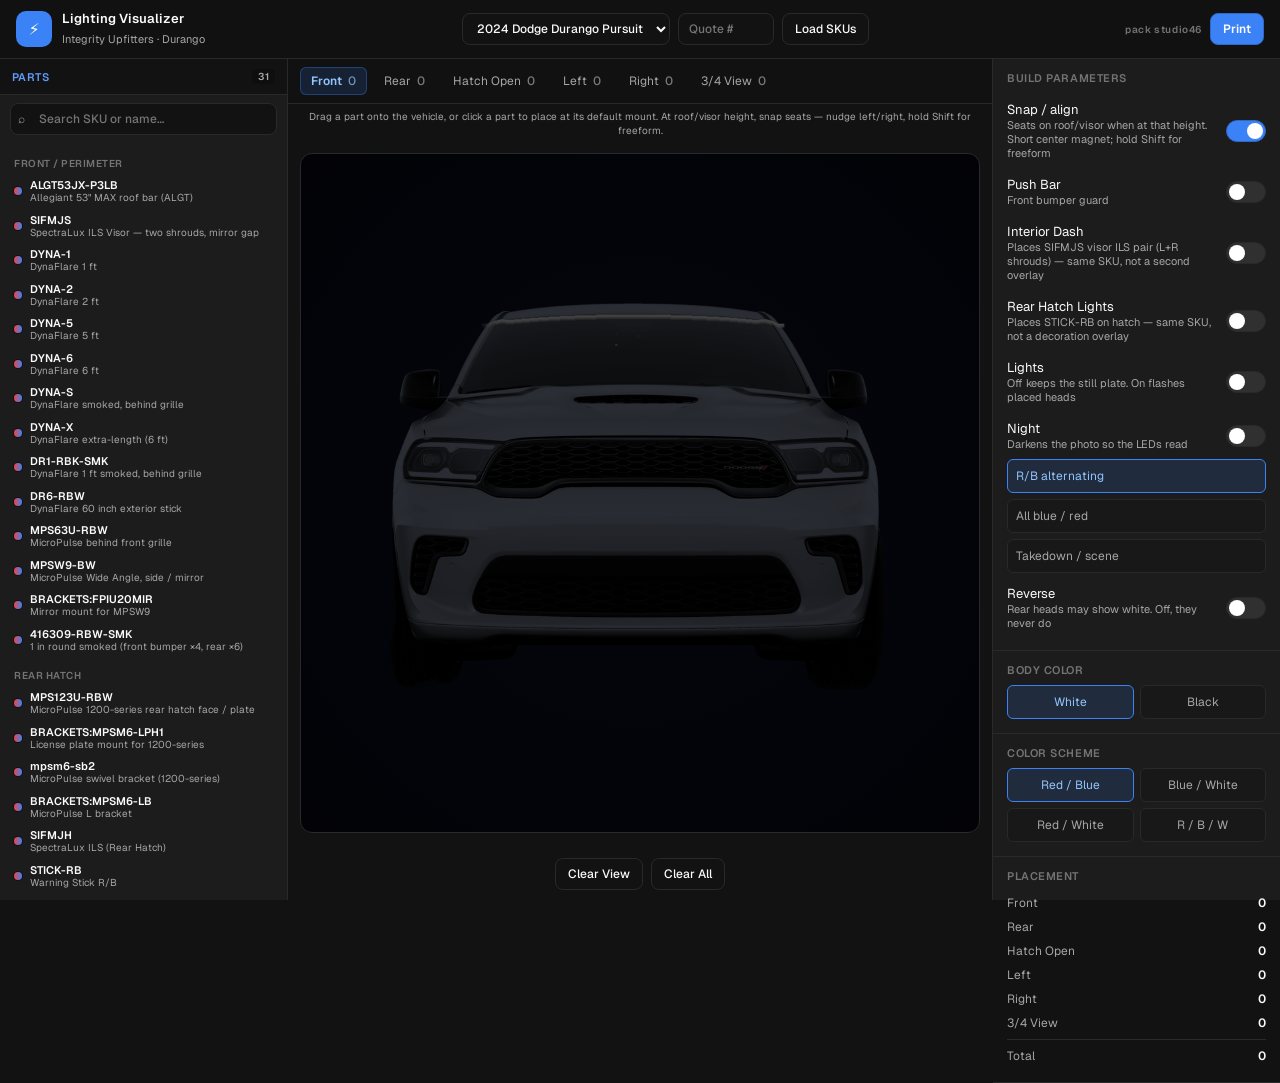
<file: visualizer/index.html>
<!DOCTYPE html>
<html lang="en">
<head>
<meta charset="UTF-8"/>
<meta name="viewport" content="width=device-width, initial-scale=1.0, maximum-scale=1"/>
<title>Integrity Upfitters — Lighting Visualizer</title>
<link rel="preconnect" href="https://fonts.googleapis.com"/>
<link rel="preconnect" href="https://fonts.gstatic.com" crossorigin/>
<link href="https://fonts.googleapis.com/css2?family=Geist:wght@400;500;600;700&family=Inter:wght@400;500;600;700&display=swap" rel="stylesheet"/>
<style>
/* Tokens ported from compiled-app/assets/index-CqPjqCI_.css .dark (HSL → hex) */
:root{
  --bg:#121212;           /* background 0 0% 7% */
  --surface:#1c1c1c;      /* sidebar 0 0% 11% */
  --card:#171717;         /* card 0 0% 9% */
  --s2:#2e2e2e;           /* secondary 0 0% 18% */
  --s3:#303030;           /* muted 0 0% 19% */
  --border:#292929;       /* border 0 0% 16% */
  --text:#fafafa;         /* foreground 0 0% 98% */
  --muted:#a6a6a6;        /* muted-foreground 0 0% 65% */
  --faint:#737373;
  --primary:#3b82f6;      /* primary 221 83% 53% */
  --primary-fg:#fafafa;
  --pd:rgba(59,130,246,.15);
  --radius:0.5rem;
  --elevate:rgba(255,255,255,.04);
}
*{box-sizing:border-box;margin:0;padding:0}
body{font-family:Geist,Inter,system-ui,sans-serif;background:var(--bg);color:var(--text);height:100vh;overflow:hidden;display:flex;flex-direction:column}
header{display:flex;flex-wrap:wrap;align-items:center;justify-content:space-between;gap:10px;padding:10px 16px;background:color-mix(in srgb,var(--bg) 95%,transparent);border-bottom:1px solid var(--border);flex-shrink:0;backdrop-filter:blur(8px)}
.brand{display:flex;align-items:center;gap:10px}.brand-icon{width:36px;height:36px;border-radius:calc(var(--radius) + 2px);background:var(--primary);color:var(--primary-fg);display:grid;place-items:center;font-size:16px}
.brand-text strong{font-size:13px;display:block;font-weight:600}.brand-text span{font-size:11px;color:var(--muted)}.header-mid,.header-right{display:flex;flex-wrap:wrap;align-items:center;gap:8px}
.pack-stamp{font-size:10px;color:var(--faint);font-weight:600;letter-spacing:.06em;user-select:all;white-space:nowrap}
select,input[type=text]{height:32px;background:var(--bg);border:1px solid var(--border);color:var(--text);border-radius:var(--radius);padding:0 10px;font-size:12px;font-weight:500;font-family:inherit;outline:none}
select:focus,input[type=text]:focus{box-shadow:0 0 0 2px color-mix(in srgb,var(--primary) 55%,transparent)}
.btn{height:32px;background:var(--bg);border:1px solid var(--border);color:var(--text);border-radius:var(--radius);padding:0 12px;font-size:12px;font-weight:500;font-family:inherit;cursor:pointer}
.btn:hover{background:var(--elevate)}.btn-primary{background:var(--primary);border-color:color-mix(in srgb,var(--primary) 80%,#000);color:var(--primary-fg);font-weight:600}
.btn:disabled,.btn[aria-disabled="true"]{opacity:.45;cursor:not-allowed;pointer-events:none}
.btn-primary:hover{filter:brightness(1.06)}
/* compiled-app: lg:w-72 panels */
.layout{flex:1;display:grid;grid-template-columns:288px 1fr 288px;min-height:0}
.panel{background:var(--surface);border-right:1px solid var(--border);display:flex;flex-direction:column;min-height:0}
.panel-r{border-right:none;border-left:1px solid var(--border)}
.panel-head{padding:10px 12px;display:flex;justify-content:space-between;align-items:center;font-size:11px;font-weight:600;letter-spacing:.04em;color:color-mix(in srgb,var(--primary) 80%,#fff);text-transform:uppercase;border-bottom:1px solid var(--border);background:color-mix(in srgb,var(--bg) 95%,transparent);backdrop-filter:blur(6px)}
.badge{background:rgba(0,0,0,.2);color:var(--muted);font-size:10px;padding:1px 6px;border-radius:4px;margin-left:6px}
.search-wrap{padding:8px 10px;position:relative}.search-wrap input{width:100%;padding-left:28px}
.search-wrap::before{content:"⌕";position:absolute;left:18px;top:50%;transform:translateY(-50%);font-size:12px;color:var(--muted);pointer-events:none}
.parts-list{flex:1;overflow-y:auto;padding:4px 8px 16px}
.group-title{font-size:10px;font-weight:600;letter-spacing:.05em;color:var(--faint);text-transform:uppercase;padding:10px 6px 4px}
/* denser part rows — compiled: px-1.5 py-1 text-[11px] */
.part{display:flex;align-items:center;gap:8px;padding:4px 6px;border-radius:6px;cursor:grab;user-select:none}
.part:hover{background:var(--elevate)}.part:active{cursor:grabbing}
.part.placing{outline:1px solid rgba(59,130,246,.55);background:var(--pd)}
.part-dot{width:8px;height:8px;border-radius:50%;background:linear-gradient(90deg,#ef4444,#3b82f6);flex-shrink:0;box-shadow:0 0 0 1px rgba(0,0,0,.4)}
.part-info{min-width:0}.part-sku{font-size:11px;font-weight:600;word-break:break-word}.part-name{font-size:10px;color:var(--muted);line-height:1.25}
.stage-wrap{display:flex;flex-direction:column;min-height:0;background:var(--bg)}
.view-tabs{display:flex;flex-wrap:wrap;gap:6px;padding:8px 12px;border-bottom:1px solid var(--border);background:color-mix(in srgb,var(--bg) 60%,transparent);flex-shrink:0}
.view-tab{background:transparent;border:1px solid transparent;color:var(--muted);border-radius:6px;padding:5px 10px;font-size:12px;font-family:inherit;cursor:pointer;white-space:nowrap}
.view-tab:hover{background:var(--elevate)}.view-tab.active{background:var(--pd);border-color:rgba(59,130,246,.35);color:#93c5fd;font-weight:600}
/* Stage shrink-wraps the vehicle so light % coords match the truck (no letterbox drift). */
.stage-area{flex:1;display:flex;align-items:center;justify-content:center;padding:12px;min-height:0}
.stage{position:relative;width:fit-content;max-width:100%;max-height:100%;margin:0 auto;background:radial-gradient(ellipse at center,#1a1a1e,#0a0a0c);border-radius:12px;overflow:hidden;border:1px solid var(--border)}
.stage img.vehicle{display:block;max-width:100%;max-height:calc(100vh - 160px);width:auto;height:auto;user-select:none;pointer-events:none}
.plate-stack{position:relative;display:block;width:fit-content;max-width:100%;line-height:0}
.stage img.vehicle-patch{position:absolute;left:0;top:0;width:100%;height:100%;object-fit:fill;pointer-events:none;z-index:2;display:none}
.stage img.vehicle-patch.on{display:block}
.stage.drag-over{outline:2px dashed var(--primary);outline-offset:-4px}
.drop-hint{position:absolute;inset:0;display:none;align-items:center;justify-content:center;background:rgba(59,130,246,.08);color:#93c5fd;font-weight:600;font-size:14px;pointer-events:none;z-index:5}
.stage.drag-over .drop-hint{display:flex}
.snap-guides{position:absolute;inset:0;pointer-events:none;z-index:4}
.snap-guides .gx,.snap-guides .gy{position:absolute;background:rgba(147,197,253,.85);box-shadow:0 0 10px rgba(59,130,246,.7)}
.snap-guides .gx{top:0;bottom:0;width:1px;transform:translateX(-50%)}
.snap-guides .gy{left:0;right:0;height:1px;transform:translateY(-50%)}
.ghost-bar{position:absolute;z-index:15;pointer-events:none;transform:translate(-50%,-50%);opacity:.92;filter:drop-shadow(0 0 4px rgba(0,0,0,.5));user-select:none}
.ghost-bar img{display:block;width:100%;height:auto;pointer-events:none}
/* Side end-cap is drawn (inline SVG), not a crop of the front bar sprite.
   No background-image, no overflow clip, no max-width clamp. Rounded housing
   is the shape; a rectangular overflow would put the hard cut back. */
.ghost-bar.endcap{overflow:visible;display:block;max-width:none;min-width:0;background:none;background-image:none;opacity:1;filter:drop-shadow(0 0 0.7px rgba(255,255,255,.95)) drop-shadow(0 1px 0 rgba(0,0,0,.75))}
.ghost-bar.endcap svg{display:block;width:100%;height:100%;overflow:visible}
.light{position:absolute;cursor:move;transform-origin:center center;z-index:10;touch-action:none;user-select:none}
.light img{display:block;width:100%;height:auto;pointer-events:none;filter:drop-shadow(0 1px 2px rgba(0,0,0,.5))}
/* Front nose: file-left red belongs on image-right (driver). Flip the bitmap only. */
.light.flip-front>img{transform:scaleX(-1)}
/* Roof-bar contact. Absolute, so it does not move the sprite box. */
.contact-shadow{position:absolute;left:50%;bottom:0;width:118%;height:26px;transform:translate(-50%,58%);background:radial-gradient(ellipse at center, rgba(0,0,0,.58) 0%, rgba(0,0,0,.28) 42%, rgba(0,0,0,0) 72%);pointer-events:none}
.phase-shade,.phase-wash{position:absolute;inset:0;pointer-events:none;display:none}
.stage.live .phase-shade{display:block;z-index:2;mix-blend-mode:multiply;filter:blur(5px)}
.stage.live .phase-wash{display:block;z-index:3;mix-blend-mode:screen;-webkit-mask-image:linear-gradient(180deg, transparent 10%, #000 34%, #000 66%, transparent 90%);mask-image:linear-gradient(180deg, transparent 10%, #000 34%, #000 66%, transparent 90%)}
.stage.live .light img.is-dim,.stage.live .ghost-bar img.is-dim{filter:brightness(.4) saturate(.4)}
.stage.live .light img.is-hot,.stage.live .ghost-bar img.is-hot{filter:brightness(1.28) saturate(1.15)}
.stage.live .light img.is-cast,.stage.live .ghost-bar img.is-cast{filter:brightness(.32) saturate(.14)}
.fx-layer{position:absolute;left:0;top:0;width:100%;height:100%;pointer-events:none;display:none}
.stage.live .fx-layer,.stage.night .fx-layer.contact{display:block}
.fx-layer.contact{z-index:2;mix-blend-mode:multiply}
.fx-layer.ground{z-index:3;mix-blend-mode:screen}
.fx-layer.body{z-index:6;mix-blend-mode:screen}
.fx-layer.bloom{z-index:18;mix-blend-mode:screen}
.stage.night{background:radial-gradient(ellipse at center,#070910,#020308)}
.stage.night img.vehicle,.stage.night img.vehicle-patch{filter:brightness(.27) saturate(.5) contrast(1.04)}
.stage.night .plate-stack::after{content:"";position:absolute;inset:0;background:rgba(16,42,108,.4);mix-blend-mode:multiply;pointer-events:none;z-index:1}
.pats{display:flex;flex-direction:column;gap:6px;padding:0 0 4px}
.pats .scheme{text-align:left}
/* ILS visor: one sprite file, two nodes. Clip to a single shroud per visor. */
.light.ils-half{overflow:hidden}
.light.ils-L img,.light.ils-R img{width:200%;max-width:none;height:auto}
.light.ils-R img{margin-left:-100%}
/* DynaFlare: constant thickness (piu pattern). Width grows with length; height does not. */
.light.dyna-stick img{width:100%;height:100%;object-fit:fill;object-position:center}
.light.selected{outline:2px solid var(--primary);outline-offset:3px;border-radius:2px}
.light .tag{position:absolute;left:50%;top:calc(100% + 4px);transform:translateX(-50%);background:rgba(0,0,0,.85);color:#fff;font-size:9px;font-weight:500;padding:2px 6px;border-radius:4px;white-space:nowrap;pointer-events:none;opacity:0}
.light.selected .tag,.light:hover .tag{opacity:1}
/* Viewport-fixed dock — not inside .stage (overflow:hidden pinned it to the plate sky). */
.sel-dock{position:fixed;display:none;z-index:50;gap:10px;align-items:center;background:var(--surface);border:1px solid var(--border);border-radius:10px;padding:8px;box-shadow:0 8px 24px rgba(0,0,0,.55);pointer-events:auto}
.sel-dock.on{display:flex}
.sel-dock button{width:44px;height:44px;border:none;background:transparent;color:var(--text);border-radius:8px;cursor:pointer;font-size:20px;line-height:1;flex-shrink:0}
.sel-dock button:hover{background:var(--s3)}
.sel-dock button.x{color:#f87171}
.stage-bar{display:flex;flex-wrap:wrap;justify-content:center;gap:8px;padding:10px;flex-shrink:0}
.hint-bar{font-size:10px;color:var(--muted);padding:6px 12px 0;text-align:center;line-height:1.35}
.section{padding:0;border-bottom:1px solid var(--border)}.section .panel-head{border-bottom:none;background:transparent;backdrop-filter:none;padding:12px 14px 4px;color:var(--faint);letter-spacing:.05em}
.toggles{padding:4px 14px 12px}.toggle{display:flex;align-items:center;justify-content:space-between;padding:8px 0;font-size:13px;gap:8px}
.toggle .lbl{font-size:13px}.toggle .lbl small{display:block;color:var(--muted);font-size:11px;font-weight:400}
.sw{width:40px;height:22px;background:var(--s3);border-radius:99px;position:relative;cursor:pointer;border:1px solid var(--border);flex-shrink:0}
.sw.on{background:var(--primary);border-color:color-mix(in srgb,var(--primary) 80%,#000)}
.sw::after{content:"";position:absolute;width:16px;height:16px;background:#fff;border-radius:50%;top:2px;left:2px;transition:left .15s}
.sw.on::after{left:20px}
.overlay-pushbar,.overlay-dash,.overlay-hatch{position:absolute;pointer-events:none;z-index:4}
.overlay-pushbar img,.overlay-dash img{width:100%;height:100%;display:block;object-fit:fill;filter:drop-shadow(0 1px 2px rgba(0,0,0,.55))}
.section .schemes{padding:4px 14px 14px}.schemes{display:grid;grid-template-columns:1fr 1fr;gap:6px}
.scheme{background:color-mix(in srgb,var(--card) 60%,transparent);border:1px solid var(--border);color:var(--muted);border-radius:6px;padding:8px;font-size:12px;font-family:inherit;cursor:pointer}
.scheme:hover{background:var(--elevate)}.scheme.active{border-color:var(--primary);color:#93c5fd;background:var(--pd)}
.summary{padding:4px 14px 14px;font-size:12px;color:var(--muted)}.sum-row{display:flex;justify-content:space-between;padding:4px 0}.sum-row b{color:var(--text);font-weight:600}.sum-total{border-top:1px solid var(--border);margin-top:4px;padding-top:8px}.view-tab .n{margin-left:6px;opacity:.7;font-weight:500}.group{margin-bottom:2px}.part-info{min-width:0}
@media (max-width:960px){
  .layout{grid-template-columns:1fr;grid-template-rows:min(38vh,320px) 1fr min(45vh,360px)}
  .panel{border-right:none;border-bottom:1px solid var(--border)}
  .panel-r{border-left:none;border-top:1px solid var(--border)}
}
@media print{
  header,.panel,.view-tabs,.stage-bar,.hint-bar,.sel-dock{display:none!important}
  .layout{display:block}
  .stage-wrap,.stage-area,.stage{background:#fff;border:none;max-width:none;aspect-ratio:auto}
  .stage img.vehicle{max-height:none;width:100%;height:auto}
}
</style>
</head>
<body>
<!--
  Durango-first lighting visualizer (source of truth: this file, not compiled-app/).
  Local run:
    - Open visualizer/index.html in a browser, OR
    - From repo root: npx --yes serve visualizer
-->
<header>
  <div class="brand">
    <div class="brand-icon">&#9889;</div>
    <div class="brand-text">
      <strong>Lighting Visualizer</strong>
      <span id="brandVehicle">Integrity Upfitters · Durango</span>
    </div>
  </div>
  <div class="header-mid">
    <select id="vehicleSelect" aria-label="Vehicle">
      <option value="durango" selected>2024 Dodge Durango Pursuit</option>
      <option value="silverado">Chevrolet Silverado PPV</option>
      <option value="f150">Ford F-150 PPV</option>
    </select>
    <input type="text" id="quoteInput" placeholder="Quote #" style="width:96px" title="Optional label, or demo-1236"/>
    <input type="file" id="loadFile" accept=".json,.txt,.csv,application/json,text/plain" hidden/>
    <button class="btn" id="loadBtn" type="button" title="Import a JSON/text SKU list and place via click rules">Load SKUs</button>
  </div>
  <div class="header-right">
    <span class="pack-stamp" id="packStamp" title="Hard-refresh cache key — if this is not studio46 you are on a stale pack">pack studio46</span>
    <button class="btn btn-primary" id="pdfBtn" type="button">Print</button>
  </div>
</header>
<div class="layout">
  <aside class="panel">
    <div class="panel-head"><span>Parts</span><span class="badge" id="skuBadge">0</span></div>
    <div class="search-wrap"><input type="text" id="search" placeholder="Search SKU or name…"/></div>
    <div class="parts-list" id="partsList"></div>
  </aside>
  <section class="stage-wrap">
    <div class="view-tabs" id="viewTabs"></div>
    <div class="hint-bar" id="hintBar">Drag a part onto the vehicle, or click a part to place at its default mount. At roof/visor height, snap seats — nudge left/right, hold Shift for freeform.</div>
    <div class="stage-area" id="stageArea">
      <div class="stage" id="stage">
        <div class="plate-stack" id="plateStack">
          <img class="vehicle" id="vehicleImg" src="durango_front.png?v=studio46" alt="Vehicle" draggable="false"/>
          <img class="vehicle-patch" id="vehiclePatch" alt="" draggable="false"/>
          <div class="snap-guides" id="snapGuides" aria-hidden="true"></div>
        </div>
        <div class="drop-hint">Drop light here</div>
      </div>
    </div>
    <div class="sel-dock" id="selDock" aria-label="Selected light">
      <button type="button" data-act="rot" title="Rotate">&#8635;</button>
      <button type="button" data-act="in" title="Larger">+</button>
      <button type="button" data-act="out" title="Smaller">&#8722;</button>
      <button type="button" data-act="del" class="x" title="Remove">&#215;</button>
    </div>
    <div class="stage-bar">
      <button class="btn" id="clearView" type="button">Clear View</button>
      <button class="btn" id="clearAll" type="button">Clear All</button>
    </div>
  </section>
  <aside class="panel panel-r">
    <div class="section">
      <div class="panel-head">Build Parameters</div>
      <div class="toggles">
        <div class="toggle"><div class="lbl">Snap / align<small>Seats on roof/visor when at that height. Short center magnet; hold Shift for freeform</small></div><button type="button" class="sw on" id="snapToggle" data-on="true" aria-label="Snap / align"></button></div>
        <div class="toggle"><div class="lbl">Push Bar<small>Front bumper guard</small></div><button type="button" class="sw" id="pushBarToggle" data-on="false" aria-label="Push Bar"></button></div>
        <div class="toggle"><div class="lbl">Interior Dash<small>Places SIFMJS visor ILS pair (L+R shrouds) — same SKU, not a second overlay</small></div><button type="button" class="sw" id="dashToggle" data-on="false" aria-label="Interior Dash"></button></div>
        <div class="toggle"><div class="lbl">Rear Hatch Lights<small>Places STICK-RB on hatch — same SKU, not a decoration overlay</small></div><button type="button" class="sw" id="hatchToggle" data-on="false" aria-label="Rear Hatch Lights"></button></div>
        <div class="toggle"><div class="lbl">Lights<small>Off keeps the still plate. On flashes placed heads</small></div><button type="button" class="sw" id="lightsToggle" data-on="false" aria-label="Lights"></button></div>
        <div class="toggle"><div class="lbl">Night<small>Darkens the photo so the LEDs read</small></div><button type="button" class="sw" id="nightToggle" data-on="false" aria-label="Night"></button></div>
        <div class="pats" id="flashPattern" role="group" aria-label="Flash pattern">
          <button class="scheme active" data-pat="alt" type="button">R/B alternating</button>
          <button class="scheme" data-pat="sync" type="button">All blue / red</button>
          <button class="scheme" data-pat="takedown" type="button">Takedown / scene</button>
        </div>
        <div class="toggle"><div class="lbl">Reverse<small>Rear heads may show white. Off, they never do</small></div><button type="button" class="sw" id="reverseToggle" data-on="false" aria-label="Reverse"></button></div>
      </div>
    </div>
    <div class="section">
      <div class="panel-head">Body Color</div>
      <div class="schemes" id="bodyColor">
        <button class="scheme active" data-body="white" type="button">White</button>
        <button class="scheme" data-body="black" type="button">Black</button>
      </div>
    </div>
    <div class="section">
      <div class="panel-head">Color Scheme</div>
      <div class="schemes" id="colorScheme">
        <button class="scheme active" data-s="rb" type="button">Red / Blue</button>
        <button class="scheme" data-s="bw" type="button">Blue / White</button>
        <button class="scheme" data-s="rw" type="button">Red / White</button>
        <button class="scheme" data-s="rbw" type="button">R / B / W</button>
      </div>
    </div>
    <div class="section">
      <div class="panel-head">Placement</div>
      <div class="summary" id="summary"></div>
    </div>
  </aside>
</div>
<script>
(function(){
/* Multi-canvas visualizer. Catalog is shared FedSig SKUs (no invented lights).
   Durango mounts stay as previously signed; trucks have their own snaps. */
var ASSET_V="studio46";
var FX_V="s42";
/* Fallback thickness if a Dyna row has no faceIn. Real rows use faceIn. */
var DYNA_H=2.2;
var DURANGO_VIEWS=[
  {id:"front",label:"Front",imgW:"durango_front.png",imgB:"durango_front_black.png"},
  {id:"rear",label:"Rear",imgW:"durango_rear.png",imgB:"durango_rear_black.png"},
  {id:"rear_open",label:"Hatch Open",imgW:"durango_rear_open.png",imgB:"durango_rear_open_black.png"},
  {id:"left",label:"Left",imgW:"durango_left.png",imgB:"durango_left_black.png"},
  {id:"right",label:"Right",imgW:"durango_right.png",imgB:"durango_right_black.png"},
  {id:"hero",label:"3/4 View",imgW:"durango_hero.png",imgB:"durango_hero_black.png"}
];
var TRUCK_VIEWS_SILVERADO=[
  {id:"front",label:"Front",imgW:"silverado_front.png",imgB:"silverado_front_black.png"},
  {id:"rear",label:"Rear",imgW:"silverado_rear.png",imgB:"silverado_rear_black.png"},
  {id:"left",label:"Left",imgW:"silverado_left.png",imgB:"silverado_left_black.png"},
  {id:"right",label:"Right",imgW:"silverado_right.png",imgB:"silverado_right_black.png"}
];
var TRUCK_VIEWS_F150=[
  {id:"front",label:"Front",imgW:"f150_front.png",imgB:"f150_front_black.png"},
  {id:"rear",label:"Rear",imgW:"f150_rear.png",imgB:"f150_rear_black.png"},
  {id:"left",label:"Left",imgW:"f150_left.png",imgB:"f150_left_black.png"},
  {id:"right",label:"Right",imgW:"f150_right.png",imgB:"f150_right_black.png"}
];
var TRUCK_MOUNTS={
  /* front "roof" Y here is a placeholder — VEHICLES override per plate. */
  front:[[0.38,0.24,"ILS visor L"],[0.62,0.24,"ILS visor R"],[0.5,0.175,"roof"],[0.5,0.50,"grille"],[0.38,0.50,"grille L"],[0.62,0.50,"grille R"],[0.5,0.68,"pushbar/lower"],[0.14,0.36,"mirror L"],[0.86,0.36,"mirror R"],[0.26,0.70,"bumper L"],[0.38,0.70,"bumper L2"],[0.62,0.70,"bumper R2"],[0.74,0.70,"bumper R"]],
  rear:[[0.5,0.24,"hatch ILS"],[0.5,0.48,"hatch mid"],[0.5,0.52,"hatch stick"],[0.44,0.65,"hatch plate L"],[0.56,0.65,"hatch plate R"],[0.5,0.16,"spoiler"],[0.22,0.68,"bumper L"],[0.32,0.68,"bumper L2"],[0.42,0.68,"bumper L3"],[0.58,0.68,"bumper R3"],[0.68,0.68,"bumper R2"],[0.78,0.68,"bumper R"]],
  left:[[0.45,0.375,"roofline"],[0.24,0.42,"mirror"],[0.78,0.48,"quarter"]],
  right:[[0.55,0.375,"roofline"],[0.76,0.42,"mirror"],[0.22,0.48,"quarter"]]
};
var TRUCK_DEFAULTS={
  "ALGT53JX-P3LB":{front:[0.5,0.175,0],_:[0.5,0.175,0]},
  SIFMJS:{front:[0.38,0.24,0],_:[0.38,0.24,0]},
  "DYNA-1":{front:[0.5,0.68,0],_:[0.5,0.68,0]},
  "DYNA-2":{front:[0.5,0.68,0],_:[0.5,0.68,0]},
  "DYNA-5":{front:[0.5,0.68,0],_:[0.5,0.68,0]},
  "DYNA-6":{front:[0.5,0.68,0],_:[0.5,0.68,0]},
  "DYNA-S":{front:[0.38,0.48,0],_:[0.38,0.48,0]},
  "DYNA-X":{front:[0.5,0.68,0],_:[0.5,0.68,0]},
  "DR1-RBK-SMK":{front:[0.38,0.48,0],_:[0.38,0.48,0]},
  "DR6-RBW":{left:[0.50,0.48,0],right:[0.50,0.48,0],_:[0.50,0.48,0]},
  "MPS63U-RBW":{front:[0.38,0.50,0],_:[0.38,0.50,0]},
  "MPSW9-BW":{front:[0.155,0.382,0],left:[0.348,0.422,0],right:[0.652,0.422,0],_:[0.348,0.422,0]},
  "BRACKETS:FPIU20MIR":{front:[0.155,0.382,0],left:[0.348,0.422,0],right:[0.652,0.422,0],_:[0.348,0.422,0]},
  "416309-RBW-SMK":{front:[0.26,0.70,0],rear:[0.22,0.68,0],_:[0.26,0.70,0]},
  "MPS123U-RBW":{rear:[0.44,0.65,0],_:[0.44,0.65,0]},
  "BRACKETS:MPSM6-LPH1":{rear:[0.5,0.65,0],_:[0.5,0.65,0]},
  "mpsm6-sb2":{rear:[0.44,0.65,0],_:[0.44,0.65,0]},
  "BRACKETS:MPSM6-LB":{rear:[0.56,0.65,0],_:[0.56,0.65,0]},
  SIFMJH:{rear:[0.5,0.24,0],_:[0.5,0.24,0]},
  "STICK-RB":{rear:[0.5,0.52,0],_:[0.5,0.52,0]},
  "CNSMJ8R-P3C":{rear:[0.5,0.52,0],_:[0.5,0.52,0]},
  "CNSM-RBK1":{rear:[0.5,0.52,0],_:[0.5,0.52,0]},
  "XSM2-BRW-US":{rear:[0.22,0.42,0],left:[0.78,0.48,0],right:[0.22,0.48,0],_:[0.22,0.42,0]},
  "416300":{rear:[0.70,0.55,0],_:[0.70,0.55,0]},
  ES100C:{front:[0.38,0.68,0],_:[0.38,0.68,0]},
  "ESBL-FPIU20":{front:[0.38,0.68,0],_:[0.38,0.68,0]},
  "ESBL2-TAH21ND":{front:[0.50,0.68,0],_:[0.50,0.68,0]},
  RBKIT1:{front:[0.42,0.74,0],_:[0.42,0.74,0]},
  "BRACKETS:RBS-FPIU20":{front:[0.42,0.74,0],_:[0.42,0.74,0]},
  "RBKIT2-COMPACT":{front:[0.58,0.74,0],_:[0.58,0.74,0]},
  "RBC2-TAH21ND":{front:[0.58,0.74,0],_:[0.58,0.74,0]}
};
function truckClicks(roofY){
  return {
    "ALGT53JX-P3LB":{front:[[0.5,roofY,0]]},
    SIFMJS:{front:[[0.38,0.24,0,"L"],[0.62,0.24,0,"R"]]},
    "DYNA-1":{front:[[0.5,0.68,0]]},
    "DYNA-2":{front:[[0.5,0.68,0]]},
    "DYNA-5":{front:[[0.5,0.68,0]]},
    "DYNA-6":{front:[[0.5,0.68,0]]},
    "DYNA-S":{front:[[0.38,0.48,0]]},
    "DYNA-X":{front:[[0.5,0.68,0]]},
    "DR1-RBK-SMK":{front:[[0.38,0.48,0]]},
    "DR6-RBW":{left:[[0.50,0.48,0]],right:[[0.50,0.48,0]]},
    "MPS63U-RBW":{front:[[0.38,0.50,0]]},
    "MPSW9-BW":{front:[[0.155,0.382,0]],left:[[0.348,0.422,0]],right:[[0.652,0.422,0]]},
    "BRACKETS:FPIU20MIR":{front:[[0.155,0.382,0]],left:[[0.348,0.422,0]],right:[[0.652,0.422,0]]},
    "416309-RBW-SMK":{
      front:[[0.26,0.70,0],[0.38,0.70,0],[0.62,0.70,0],[0.74,0.70,0]],
      rear:[[0.22,0.68,0],[0.32,0.68,0],[0.42,0.68,0],[0.58,0.68,0],[0.68,0.68,0],[0.78,0.68,0]]
    },
    "MPS123U-RBW":{rear:[[0.44,0.65,0]]},
    "BRACKETS:MPSM6-LPH1":{rear:[[0.5,0.65,0]]},
    "mpsm6-sb2":{rear:[[0.44,0.65,0]]},
    "BRACKETS:MPSM6-LB":{rear:[[0.56,0.65,0]]},
    SIFMJH:{rear:[[0.5,0.24,0]]},
    "STICK-RB":{rear:[[0.5,0.52,0]]},
    "CNSMJ8R-P3C":{rear:[[0.5,0.52,0]]},
    "CNSM-RBK1":{rear:[[0.5,0.52,0]]},
    "XSM2-BRW-US":{rear:[[0.22,0.42,0]],left:[[0.78,0.48,0]],right:[[0.22,0.48,0]]},
    "416300":{rear:[[0.70,0.55,0]]},
    ES100C:{front:[[0.38,0.68,0]]},
    "ESBL-FPIU20":{front:[[0.38,0.68,0]]},
    "ESBL2-TAH21ND":{front:[[0.50,0.68,0]]},
    RBKIT1:{front:[[0.42,0.74,0]]},
    "BRACKETS:RBS-FPIU20":{front:[[0.42,0.74,0]]},
    "RBKIT2-COMPACT":{front:[[0.58,0.74,0]]},
    "RBC2-TAH21ND":{front:[[0.58,0.74,0]]}
  };
}
/* Front roof contact (ALGT sitTransform ty=-100 = sprite bottom).
   Measured on the 1024² plates — do not share one Y across trucks:
   F-150 white roof peak y=144 (0.141), glass starts y=170 (0.166).
   Silverado white roof peak y=166 (0.162), glass starts y=188 (0.184).
   0.144 / 0.163 left a sky gap under the visible LED strip; sit on metal
   (F-150 0.162, Silverado 0.180) without crossing into glass.
   ILS visor stays 0.24 (glass), split L/R with a mirror gap. */
function withFrontRoof(mounts, roofY){
  var m=JSON.parse(JSON.stringify(mounts));
  m.front=m.front.map(function(pt){ return pt[2]==="roof"?[pt[0],roofY,pt[2]]:pt; });
  return m;
}
function withFrontRoofDefaults(defaults, roofY){
  var d=JSON.parse(JSON.stringify(defaults));
  ["ALGT53JX-P3LB"].forEach(function(sku){
    if(!d[sku]) return;
    d[sku].front=[0.5,roofY,0];
    d[sku]._=[0.5,roofY,0];
  });
  return d;
}
/* Front 53" draw width = % of the plate. Bar ends MUST meet the
   cab-roof edges at the sit Y (windshield / drip-rail), pillar-to-pillar.
   Not the tapered peak. Not a white-roof gap. Not hanging into the sky.
   A hair under (0.3–0.5% total) so a centered bar does not overhang.
   Measured first-to-last roof metal (not mirrors) on the 1024² plates:
   Silverado 48.4% @ y=0.180 (264–759) → 48
   F-150     50.9% @ y=0.162 (249–769) → 50  (right-limited; cab is 3px left)
   Durango   42.8% @ y=0.248 (283–720) → 42.4 at x=0.490 (cab is 3px left of plate center)
   Left/Right stay 24 (short cab-length mark). */
var VEHICLES={
  durango:{label:"2024 Dodge Durango Pursuit",short:"Durango",views:DURANGO_VIEWS,frontRoofBarW:42.4,barScale:0.88,barNudge:{dx:0,dy:4},rearBar:{x:50,y:16.4,sit:"bottom"},
    /* durango_rear.png 1024². Widest body (tail-light / quarter panel, y 55–75%)
       is x=84..942 = 858px. That span is the ~76" body. Rear bar plate-% =
       (858/1024) * (lengthIn / 76). lengthIn is frontRoofBarW
       (42.4" ≈ 46.7% of the plate, 48" ≈ 52.9%, 50" ≈ 55.1%). */
    rearBody:{in:76, spanPx:858, left:84, right:942, plate:1024},
    /* durango_front.png 1024². Widest body (bumper, y≈0.68) is x=133..881 = 749px.
       That span is the same ~76" body. Not used for the roof bar. */
    frontBody:{in:76, spanPx:749, plate:1024},
    clicks:null,
    pushBar:{front:{cx:50,cy:56,w:34,hs:0.88,ty:0.45},hero:{cx:34,cy:54,w:26,hs:0.88,ty:0.45,rot:-5}},
    platePatch:{front:{white:"fx/oem_hide_durango_front.png"}}},
  silverado:{label:"Chevrolet Silverado PPV",short:"Silverado PPV",views:TRUCK_VIEWS_SILVERADO,mounts:withFrontRoof(TRUCK_MOUNTS,0.180),defaults:withFrontRoofDefaults(TRUCK_DEFAULTS,0.180),clicks:truckClicks(0.180),frontRoofBarW:48,barScale:1,barNudge:{dx:0,dy:0},
    pushBar:{front:{cx:50,cy:58,w:42,hs:0.88,ty:0.45}}},
  f150:{label:"Ford F-150 PPV",short:"F-150 PPV",views:TRUCK_VIEWS_F150,mounts:withFrontRoof(TRUCK_MOUNTS,0.162),defaults:withFrontRoofDefaults(TRUCK_DEFAULTS,0.162),clicks:truckClicks(0.162),frontRoofBarW:50,barScale:1,barNudge:{dx:0,dy:0},
    pushBar:{front:{cx:50,cy:59,w:44,hs:0.88,ty:0.45}}}
};
var vehicleId="durango";
function veh(){ return VEHICLES[vehicleId]||VEHICLES.durango; }
function views(){ return veh().views; }
function viewExists(id){ return views().some(function(v){return v.id===id}); }
var CATALOG=[
  {sku:"ALGT53JX-P3LB",name:"Allegiant 53\" MAX roof bar (ALGT)",group:"Front / Perimeter",fx:"fx_algt_max.png",w:46},
  {sku:"SIFMJS",name:"SpectraLux ILS Visor — two shrouds, mirror gap",group:"Front / Perimeter",fx:"fx_ils_rb.png",w:14},
  /* lenIn / faceIn are the Federal Signal face: DR1 13.5×1.1, DR2 25.7×1.1, DR5 62.3×1.1, DR6 74.5×1.1. */
  {sku:"DYNA-1",name:"DynaFlare 1 ft",group:"Front / Perimeter",fx:"fx_dyna_1ft_rb.png",w:13,dyna:1,lenIn:13.5,faceIn:1.1},
  {sku:"DYNA-2",name:"DynaFlare 2 ft",group:"Front / Perimeter",fx:"fx_dyna_2ft_rb.png",w:24.7,dyna:1,lenIn:25.7,faceIn:1.1},
  {sku:"DYNA-5",name:"DynaFlare 5 ft",group:"Front / Perimeter",fx:"fx_dyna_5ft_rb.png",w:59.9,dyna:1,lenIn:62.3,faceIn:1.1},
  {sku:"DYNA-6",name:"DynaFlare 6 ft",group:"Front / Perimeter",fx:"fx_dyna_6ft_rb.png",w:71.7,dyna:1,lenIn:74.5,faceIn:1.1},
  {sku:"DYNA-S",name:"DynaFlare smoked, behind grille",group:"Front / Perimeter",fx:"fx_dyna_1ft_smk_rb.png",w:13,dyna:1,lenIn:13.5,faceIn:1.1},
  {sku:"DYNA-X",name:"DynaFlare extra-length (6 ft)",group:"Front / Perimeter",fx:"fx_dyna_6ft_rb.png",w:71.7,dyna:1,lenIn:74.5,faceIn:1.1},
  {sku:"DR1-RBK-SMK",name:"DynaFlare 1 ft smoked, behind grille",group:"Front / Perimeter",fx:"fx_dyna_1ft_smk_rb.png",w:13,dyna:1,lenIn:13.5,faceIn:1.1},
  {sku:"DR6-RBW",name:"DynaFlare 60 inch exterior stick",group:"Front / Perimeter",fx:"fx_dyna_6ft_rb.png",w:71.7,dyna:1,lenIn:74.5,faceIn:1.1},
  {sku:"MPS63U-RBW",name:"MicroPulse behind front grille",group:"Front / Perimeter",fx:"fx_mps63_rb.png",w:4.5},
  /* Federal Signal MPSW9-BW: 5.04" long × 1.5" face. w is the Durango-side plate % fallback. */
  {sku:"MPSW9-BW",name:"MicroPulse Wide Angle, side / mirror",group:"Front / Perimeter",fx:"fx_mpsw9_rb.png",w:2.39,lenIn:5.04},
  {sku:"BRACKETS:FPIU20MIR",name:"Mirror mount for MPSW9",group:"Front / Perimeter",fx:"fx_bracket_l.png",w:5},
  {sku:"416309-RBW-SMK",name:"1 in round smoked (front bumper ×4, rear ×6)",group:"Front / Perimeter",fx:"fx_round_smk_rb.png",w:2.6},
  {sku:"MPS123U-RBW",name:"MicroPulse 1200-series rear hatch face / plate",group:"Rear Hatch",fx:"fx_mps123_rb.png",w:7},
  {sku:"BRACKETS:MPSM6-LPH1",name:"License plate mount for 1200-series",group:"Rear Hatch",fx:"fx_bracket_plate.png",w:6},
  {sku:"mpsm6-sb2",name:"MicroPulse swivel bracket (1200-series)",group:"Rear Hatch",fx:"fx_bracket_l.png",w:5},
  {sku:"BRACKETS:MPSM6-LB",name:"MicroPulse L bracket",group:"Rear Hatch",fx:"fx_bracket_l.png",w:5},
  {sku:"SIFMJH",name:"SpectraLux ILS (Rear Hatch)",group:"Rear Hatch",fx:"fx_ils_rb.png",w:20},
  {sku:"STICK-RB",name:"Warning Stick R/B",group:"Rear Hatch",fx:"fx_stick_rb.png",w:22},
  {sku:"CNSMJ8R-P3C",name:"SignalMaster 8-head rear stick",group:"Rear Hatch",fx:"fx_stick_rb.png",w:22},
  {sku:"CNSM-RBK1",name:"SignalMaster 8-head mount bracket",group:"Rear Hatch",fx:"fx_bracket_plate.png",w:6},
  {sku:"XSM2-BRW-US",name:"SpectraLux XSM2 rear quarter glass",group:"Rear Hatch",fx:"fx_xsm2_rb.png",w:4},
  {sku:"416300",name:"Perimeter Lighthead",group:"Rear Hatch",fx:"fx_round_rb.png",w:3},
  {sku:"ES100C",name:"100W speaker",group:"Siren / Control",fx:"fx_speaker.png",w:6},
  {sku:"ESBL-FPIU20",name:"EC100 speaker bracket",group:"Siren / Control",fx:"fx_bracket_l.png",w:5},
  {sku:"ESBL2-TAH21ND",name:"Dual ESB speaker/light mount",group:"Siren / Control",fx:"fx_speaker.png",w:7},
  {sku:"RBKIT1",name:"Rumbler",group:"Siren / Control",fx:"fx_rumbler.png",w:5},
  {sku:"BRACKETS:RBS-FPIU20",name:"Rumbler bracket",group:"Siren / Control",fx:"fx_bracket_l.png",w:5},
  {sku:"RBKIT2-COMPACT",name:"Compact rumbler",group:"Siren / Control",fx:"fx_rumbler.png",w:4.5},
  {sku:"RBC2-TAH21ND",name:"2 compact rumbler brackets",group:"Siren / Control",fx:"fx_bracket_l.png",w:5}
];
/* Simple per-SKU defaults as fraction of the vehicle stage (shrink-wrapped). */
var DEFAULTS={
  "ALGT53JX-P3LB":{front:[0.490,0.248,0],_:[0.490,0.248,0]},
  SIFMJS:{front:[0.370,0.285,0],hero:[0.42,0.29,0],_:[0.370,0.285,0]},
  "DYNA-1":{front:[0.5,0.66,0],_:[0.5,0.66,0]},
  "DYNA-2":{front:[0.5,0.66,0],_:[0.5,0.66,0]},
  "DYNA-5":{front:[0.5,0.66,0],_:[0.5,0.66,0]},
  "DYNA-6":{front:[0.5,0.66,0],_:[0.5,0.66,0]},
  "DYNA-S":{front:[0.38,0.52,0],hero:[0.36,0.52,0],_:[0.38,0.52,0]},
  "DYNA-X":{front:[0.5,0.66,0],_:[0.5,0.66,0]},
  "DR1-RBK-SMK":{front:[0.38,0.48,0],hero:[0.36,0.48,0],_:[0.38,0.48,0]},
  "DR6-RBW":{left:[0.50,0.42,0],right:[0.50,0.42,0],_:[0.50,0.42,0]},
  "MPS63U-RBW":{front:[0.38,0.52,0],hero:[0.36,0.52,0],_:[0.38,0.52,0]},
  "MPSW9-BW":{front:[0.155,0.382,0],left:[0.348,0.422,0],right:[0.652,0.422,0],hero:[0.545,0.498,0],_:[0.348,0.422,0]},
  "BRACKETS:FPIU20MIR":{front:[0.155,0.382,0],left:[0.348,0.422,0],right:[0.652,0.422,0],hero:[0.545,0.498,0],_:[0.348,0.422,0]},
  "416309-RBW-SMK":{front:[0.26,0.74,0],rear:[0.22,0.76,0],_:[0.26,0.74,0]},
  "MPS123U-RBW":{rear:[0.445,0.553,0],rear_open:[0.36,0.248,0],_:[0.445,0.553,0]},
  "BRACKETS:MPSM6-LPH1":{rear:[0.5,0.553,0],rear_open:[0.5,0.248,0],_:[0.5,0.553,0]},
  "mpsm6-sb2":{rear:[0.445,0.553,0],rear_open:[0.36,0.248,0],_:[0.445,0.553,0]},
  "BRACKETS:MPSM6-LB":{rear:[0.555,0.553,0],rear_open:[0.64,0.248,0],_:[0.555,0.553,0]},
  SIFMJH:{rear:[0.5,0.36,0],rear_open:[0.5,0.34,0],_:[0.5,0.36,0]},
  "STICK-RB":{rear:[0.5,0.58,0],rear_open:[0.5,0.55,0],_:[0.5,0.58,0]},
  "CNSMJ8R-P3C":{rear:[0.5,0.58,0],rear_open:[0.5,0.55,0],_:[0.5,0.58,0]},
  "CNSM-RBK1":{rear:[0.5,0.58,0],rear_open:[0.5,0.55,0],_:[0.5,0.58,0]},
  "XSM2-BRW-US":{rear:[0.28,0.45,0],left:[0.78,0.40,0],right:[0.22,0.40,0],_:[0.28,0.45,0]},
  "416300":{rear:[0.7,0.55,0],_:[0.7,0.55,0]},
  ES100C:{front:[0.38,0.70,0],hero:[0.36,0.66,0],_:[0.38,0.70,0]},
  "ESBL-FPIU20":{front:[0.38,0.70,0],hero:[0.36,0.66,0],_:[0.38,0.70,0]},
  "ESBL2-TAH21ND":{front:[0.50,0.70,0],hero:[0.42,0.66,0],_:[0.50,0.70,0]},
  RBKIT1:{front:[0.42,0.78,0],hero:[0.38,0.72,0],_:[0.42,0.78,0]},
  "BRACKETS:RBS-FPIU20":{front:[0.42,0.78,0],hero:[0.38,0.72,0],_:[0.42,0.78,0]},
  "RBKIT2-COMPACT":{front:[0.58,0.78,0],hero:[0.44,0.72,0],_:[0.58,0.78,0]},
  "RBC2-TAH21ND":{front:[0.58,0.78,0],hero:[0.44,0.72,0],_:[0.58,0.78,0]}
};
/* One click map per vehicle. Durango map. Trucks use veh().clicks. */
var CLICK={
  "ALGT53JX-P3LB":{front:[[0.490,0.248,0]],left:[[0.5176,0.3291,0]],right:[[0.5176,0.3496,0]],hero:[[0.6621,0.2568,0]]},
  SIFMJS:{front:[[0.370,0.285,0,"L"],[0.610,0.285,0,"R"]]},
  "DYNA-1":{front:[[0.5,0.66,0]]},
  "DYNA-2":{front:[[0.5,0.66,0]]},
  "DYNA-5":{front:[[0.5,0.66,0]]},
  "DYNA-6":{front:[[0.5,0.66,0]]},
  "DYNA-S":{front:[[0.38,0.52,0]]},
  "DYNA-X":{front:[[0.5,0.66,0]]},
  "DR1-RBK-SMK":{front:[[0.38,0.48,0]]},
  "DR6-RBW":{left:[[0.50,0.42,0]],right:[[0.50,0.42,0]]},
  "MPS63U-RBW":{front:[[0.38,0.52,0]]},
  "MPSW9-BW":{front:[[0.155,0.382,0]],left:[[0.348,0.422,0]],right:[[0.652,0.422,0]],hero:[[0.545,0.498,0]]},
  "BRACKETS:FPIU20MIR":{front:[[0.155,0.382,0]],left:[[0.348,0.422,0]],right:[[0.652,0.422,0]],hero:[[0.545,0.498,0]]},
  "416309-RBW-SMK":{
    front:[[0.26,0.74,0],[0.38,0.74,0],[0.62,0.74,0],[0.74,0.74,0]],
    rear:[[0.22,0.76,0],[0.32,0.76,0],[0.42,0.76,0],[0.58,0.76,0],[0.68,0.76,0],[0.78,0.76,0]]
  },
  "MPS123U-RBW":{rear:[[0.445,0.553,0]],rear_open:[[0.36,0.248,0]]},
  "BRACKETS:MPSM6-LPH1":{rear:[[0.5,0.553,0]],rear_open:[[0.5,0.248,0]]},
  "mpsm6-sb2":{rear:[[0.445,0.553,0]],rear_open:[[0.36,0.248,0]]},
  "BRACKETS:MPSM6-LB":{rear:[[0.555,0.553,0]],rear_open:[[0.64,0.248,0]]},
  SIFMJH:{rear:[[0.5,0.36,0]],rear_open:[[0.5,0.34,0]]},
  "STICK-RB":{rear:[[0.5,0.58,0]],rear_open:[[0.5,0.55,0]]},
  "CNSMJ8R-P3C":{rear:[[0.5,0.58,0]],rear_open:[[0.5,0.55,0]]},
  "CNSM-RBK1":{rear:[[0.5,0.58,0]],rear_open:[[0.5,0.55,0]]},
  "XSM2-BRW-US":{rear:[[0.28,0.45,0]],left:[[0.78,0.40,0]],right:[[0.22,0.40,0]]},
  "416300":{rear:[[0.7,0.55,0]]},
  ES100C:{front:[[0.38,0.70,0]]},
  "ESBL-FPIU20":{front:[[0.38,0.70,0]]},
  "ESBL2-TAH21ND":{front:[[0.50,0.70,0]]},
  RBKIT1:{front:[[0.42,0.78,0]]},
  "BRACKETS:RBS-FPIU20":{front:[[0.42,0.78,0]]},
  "RBKIT2-COMPACT":{front:[[0.58,0.78,0]]},
  "RBC2-TAH21ND":{front:[[0.58,0.78,0]]}
};
var HOME_VIEW={
  /* Default *mount* when that view has coords. Never a camera yank.
     MPSW9 / FPIU20MIR: Left (Right when the camera is Right). Never Front. */
  "ALGT53JX-P3LB":"front",SIFMJS:"front","DYNA-1":"front","DYNA-2":"front","DYNA-5":"front","DYNA-6":"front",
  "DYNA-S":"front","DYNA-X":"front",
  "DR1-RBK-SMK":"front","DR6-RBW":"left","MPS63U-RBW":"front","MPSW9-BW":"left","BRACKETS:FPIU20MIR":"left",
  "416309-RBW-SMK":"front","MPS123U-RBW":"rear","BRACKETS:MPSM6-LPH1":"rear","mpsm6-sb2":"rear","BRACKETS:MPSM6-LB":"rear",
  SIFMJH:"rear","STICK-RB":"rear","CNSMJ8R-P3C":"rear","CNSM-RBK1":"rear","XSM2-BRW-US":"rear","416300":"rear",
  ES100C:"front","ESBL-FPIU20":"front","ESBL2-TAH21ND":"front",RBKIT1:"front","BRACKETS:RBS-FPIU20":"front",
  "RBKIT2-COMPACT":"front","RBC2-TAH21ND":"front"
};
/* Import-only names from quotes. Not a second click map. */
var QUOTE_IMPORT={ALGT:"ALGT53JX-P3LB",MPS63:"MPS63U-RBW",MPSW9:"MPSW9-BW",MPS123:"MPS123U-RBW",
  "LIGHTS:MPS123U-RBW-SMK":"MPS123U-RBW","LIGHTS:SIFMJH-TAH21-P3":"SIFMJH",XSM2:"XSM2-BRW-US"};
function catalogSku(sku){ return QUOTE_IMPORT[sku]||sku; }
VEHICLES.durango.clicks=CLICK;

var view="front",bodyColor="white",scheme="rb",nodes={},sel=null,nid=1;
var pushBar=false,dashLighting=false,rearHatchLights=false;
/* Durango placement from compiled-app (percent of stage) */
var PUSH_BAR=null; /* per-vehicle: veh().pushBar */
var dragSku=null,dragClearTimer=null,emptyDragImg=null;
/* Front plate (1024², vehicle y≈0.220–0.790): roof peak ~0.220, header ~0.236,
   visor glass under the header ~0.285. Seat Y in the roof/visor band (no 7%
   hypot teleport). X magnet is a few percent only — 0.28/0.42 L-R bands
   yanked the bar to 0.5 while dragging. */
var snapEnabled=true, SNAP_STEP=0.005, SNAP_MAG=0.012, SNAP_MOUNT=0.010;
var SNAP_BAND_Y=0.016, SNAP_CENTER_X=0.03;
/* Good placement anchors (fractions). ILS = two shrouds under L/R visors, mirror gap. */
var MOUNT_SNAPS={
  front:[[0.370,0.285,"ILS visor L"],[0.610,0.285,"ILS visor R"],[0.490,0.248,"roof"],[0.5,0.52,"grille"],[0.38,0.52,"grille L"],[0.62,0.52,"grille R"],[0.5,0.68,"pushbar/lower"],[0.18,0.42,"mirror L"],[0.82,0.42,"mirror R"],[0.26,0.74,"bumper L"],[0.38,0.74,"bumper L2"],[0.62,0.74,"bumper R2"],[0.74,0.74,"bumper R"]],
  rear:[[0.5,0.36,"hatch ILS"],[0.5,0.55,"hatch mid"],[0.5,0.58,"hatch stick"],[0.445,0.553,"hatch plate L"],[0.555,0.553,"hatch plate R"],[0.5,0.22,"spoiler"],[0.28,0.45,"pillar L"],[0.72,0.45,"pillar R"],[0.22,0.76,"bumper L"],[0.32,0.76,"bumper L2"],[0.42,0.76,"bumper L3"],[0.58,0.76,"bumper R3"],[0.68,0.76,"bumper R2"],[0.78,0.76,"bumper R"]],
  rear_open:[[0.5,0.34,"hatch ILS"],[0.5,0.50,"hatch mid"],[0.36,0.248,"hatch plate L"],[0.64,0.248,"hatch plate R"]],
  left:[[0.45,0.30,"roofline"],[0.28,0.42,"mirror"],[0.78,0.40,"quarter"],[0.32,0.550,"rocker"],[0.45,0.549,"rocker"],[0.58,0.548,"rocker"],[0.70,0.550,"rocker"]],
  right:[[0.55,0.30,"roofline"],[0.72,0.42,"mirror"],[0.22,0.40,"quarter"],[0.38,0.564,"rocker"],[0.48,0.562,"rocker"],[0.58,0.566,"rocker"],[0.68,0.564,"rocker"]],
  hero:[[0.40,0.29,"ILS visor L"],[0.54,0.29,"ILS visor R"],[0.48,0.26,"roof"],[0.36,0.52,"grille"]]
};

var nodesByVehicle={};
function emptyNodesFor(id){
  var n={}, list=(VEHICLES[id]||VEHICLES.durango).views;
  list.forEach(function(v){n[v.id]=[]});
  return n;
}
function bindNodes(){
  if(!nodesByVehicle[vehicleId]) nodesByVehicle[vehicleId]=emptyNodesFor(vehicleId);
  nodes=nodesByVehicle[vehicleId];
  views().forEach(function(v){ if(!Array.isArray(nodes[v.id])) nodes[v.id]=[]; });
}
bindNodes();
var STORE_KEY="iu-visualizer-v2";
function saveState(){
  try{
    localStorage.setItem(STORE_KEY, JSON.stringify({
      vehicleId:vehicleId, view:view, bodyColor:bodyColor, scheme:scheme,
      snapEnabled:snapEnabled
    }));
  }catch(e){}
}
function loadState(){
  try{ localStorage.removeItem("iu-visualizer-v1"); }catch(e){}
  try{
    var s=JSON.parse(localStorage.getItem(STORE_KEY)||"null");
    if(s){
      if(s.vehicleId && VEHICLES[s.vehicleId]) vehicleId=s.vehicleId;
      if(s.view && viewExists(s.view)) view=s.view;
      else if(s.view) view=views()[0].id;
      bodyColor=s.bodyColor||bodyColor; scheme=s.scheme||scheme;
      if(typeof s.snapEnabled==="boolean") snapEnabled=s.snapEnabled;
    }
  }catch(e){}
  /* Hard rule: cold load is a bare plate. Never restore placements or overlay toggles. */
  nodesByVehicle={};
  bindNodes();
  nid=1; sel=null;
  pushBar=false; dashLighting=false; rearHatchLights=false;
}
function totalPlacements(){
  var n=0;
  Object.keys(nodesByVehicle).forEach(function(vid){
    var bag=nodesByVehicle[vid]||{};
    Object.keys(bag).forEach(function(v){ n+=(bag[v]||[]).length; });
  });
  return n;
}
function stripStageSprites(){
  var stage=document.getElementById("stage");
  if(!stage) return;
  stage.querySelectorAll(".light,.ghost-bar,.overlay-pushbar,.overlay-dash,.overlay-hatch").forEach(function(el){el.remove();});
}
function assertBareIfEmpty(){
  if(totalPlacements()>0) return;
  stripStageSprites();
  pushBar=false; dashLighting=false; rearHatchLights=false;
}

function getEmptyDragImage(){
  if(emptyDragImg) return emptyDragImg;
  emptyDragImg=document.createElement("canvas");
  emptyDragImg.width=1; emptyDragImg.height=1;
  return emptyDragImg;
}
function setDragSku(sku){
  if(dragClearTimer){clearTimeout(dragClearTimer); dragClearTimer=null}
  dragSku=sku||null;
}
function clearDragSkuSoon(){
  if(dragClearTimer) clearTimeout(dragClearTimer);
  dragClearTimer=setTimeout(function(){dragSku=null; dragClearTimer=null},220);
}
function resolveDragSku(e){
  var fromDt="";
  try{fromDt=e.dataTransfer&&e.dataTransfer.getData("text/plain")||""}catch(err){}
  return fromDt||dragSku||null;
}
function defaultFor(sku){
  var vd=veh().defaults && veh().defaults[sku];
  var map=vd||DEFAULTS[sku];
  if(!map) return {x:0.5,y:0.4,rot:0};
  var d=map[view]||map._||[0.5,0.4,0];
  return {x:d[0],y:d[1],rot:d[2]||0};
}
function schemeName(base){
  if(base==="fx_algt_max.png" || base==="fx_algt_side.png" || base==="fx_algt_side_r.png" || base==="fx_algt_hero.png"){
    if(scheme==="bw") return base.replace(".png","_bw.png");
    if(scheme==="rw") return base.replace(".png","_rw.png");
    if(scheme==="rbw") return base.replace(".png","_rbw.png");
    return base;
  }
  if(!/_rb\./.test(base)) return base;
  if(scheme==="bw") return base.replace("_rb.","_bw.");
  if(scheme==="rw") return base.replace("_rb.","_rw.");
  if(scheme==="rbw") return base.replace("_rb.","_rbw.");
  return base;
}
function roofBarBase(){
  if(view==="hero") return "fx_algt_hero.png";
  /* Driver profile (front of the truck on the left) and passenger profile
     (front on the right) are separate cuts. Do not mirror one into the other. */
  if(view==="left") return "fx_algt_side.png";
  if(view==="right") return "fx_algt_side_r.png";
  return null;
}
function fxFor(part){
  if(!part||!part.fx) return null;
  var base=part.fx;
  if(isRoofBar(part.sku)){
    var side=roofBarBase();
    if(side) base=side;
  }
  var f=schemeName(base);
  return "fx/"+f+"?v="+FX_V;
}
function renderParts(){
  var q=(document.getElementById("search").value||"").toLowerCase();
  var groups={},count=0;
  CATALOG.forEach(function(p){
    if(q&&p.sku.toLowerCase().indexOf(q)<0&&p.name.toLowerCase().indexOf(q)<0) return;
    (groups[p.group]=groups[p.group]||[]).push(p);
  });
  var el=document.getElementById("partsList"); el.innerHTML="";
  Object.keys(groups).forEach(function(g){
    var wrap=document.createElement("div"); wrap.className="group";
    var t=document.createElement("div"); t.className="group-title"; t.textContent=g; wrap.appendChild(t);
    groups[g].forEach(function(p){
      count++;
      var row=document.createElement("div");
      row.className="part"; row.draggable=true; row.dataset.sku=p.sku;
      row.innerHTML='<div class="part-dot"></div><div class="part-info"><div class="part-sku">'+p.sku+'</div><div class="part-name">'+p.name+"</div></div>";
      row.addEventListener("dragstart",function(e){
        setDragSku(p.sku);
        try{
          e.dataTransfer.setData("text/plain",p.sku);
          e.dataTransfer.setData("application/x-iu-sku",p.sku);
          e.dataTransfer.effectAllowed="copy";
          e.dataTransfer.setDragImage(getEmptyDragImage(),0,0);
        }catch(err){}
        row.classList.add("placing");
        document.getElementById("hintBar").textContent="Drop on the vehicle to place "+p.sku+".";
      });
      row.addEventListener("dragend",function(){
        row.classList.remove("placing");
        clearDragSkuSoon();
        document.getElementById("hintBar").textContent="Drag a part onto the vehicle, or click a part to place at its default mount. At roof/visor height, snap seats — nudge left/right, hold Shift for freeform.";
      });
      row.addEventListener("click",function(){
        clickPlace(p.sku);
      });
      wrap.appendChild(row);
    });
    el.appendChild(wrap);
  });
  document.getElementById("skuBadge").textContent=String(count);
}
function renderTabs(){
  var el=document.getElementById("viewTabs"); el.innerHTML="";
  views().forEach(function(v){
    if(!nodes[v.id]) nodes[v.id]=[];
    var b=document.createElement("button");
    b.type="button";
    b.className="view-tab"+(v.id===view?" active":"");
    b.innerHTML=v.label+'<span class="n">'+nodes[v.id].length+"</span>";
    b.onclick=function(){view=v.id;sel=null;renderTabs();renderStage();renderSum()};
    el.appendChild(b);
  });
}
function catalogWidth(part,p){
  /* Front 53" bar uses per-vehicle frontRoofBarW — sit-Y drip-rail span.
     Left/Right show the end only (housing depth, not the 53" run).
     3/4 is the foreshortened ~53" run behind the A-pillar. */
  if(part && isRoofBar(part.sku)){
    if(view==="front"){
      var fw=veh().frontRoofBarW;
      return fw!=null?fw:30;
    }
    if(view==="left" || view==="right") return sideEndWidthPct();
    if(view==="hero") return HERO_BAR_W;
  }
  if(part && part.lenIn) return bodyInToPct(part.lenIn);
  if(part && part.w!=null) return part.w;
  return (p && p.w)!=null?p.w:10;
}
function renderPlatePatch(){
  /* Software hide of the Front OEM header strip. Not a signed-plate recut. */
  var patch=document.getElementById("vehiclePatch");
  if(!patch) return;
  var spec=veh().platePatch && veh().platePatch[view];
  var src=spec && (bodyColor==="black"?spec.black:spec.white);
  if(!src){
    patch.classList.remove("on");
    patch.removeAttribute("src");
    return;
  }
  patch.src=src+"?v="+ASSET_V;
  patch.classList.add("on");
}
/* Lights, ghosts, and snap rows are plate percents. The stage can clip the
   photo (max-height), so a stage percent sits the bar above the roof. */
function plateEl(){
  return document.getElementById("plateStack") || document.getElementById("stage");
}
function renderStage(){
  var v=views().find(function(x){return x.id===view});
  if(!v){ view=views()[0].id; v=views()[0]; }
  var vimg=document.getElementById("vehicleImg");
  vimg.src=(bodyColor==="black"?v.imgB:v.imgW)+"?v="+ASSET_V;
  if(!vimg.dataset.dockBound){
    vimg.dataset.dockBound="1";
    vimg.addEventListener("load", function(){ syncSelDock(); if(nightOn) paintNightContact(); });
  }
  renderPlatePatch();
  var stage=document.getElementById("stage");
  stage.querySelectorAll(".light,.overlay-pushbar,.overlay-dash,.overlay-hatch,.ghost-bar").forEach(function(n){n.remove()});
  function placeOverlay(cls, place, src){
    if(!place) return;
    var el=document.createElement("div");
    el.className=cls;
    var aspect=(cls==="overlay-pushbar")?(780/570):(810/630);
    var hs=place.hs!=null?place.hs:1;
    var ww=place.w, hh=place.w/aspect*hs;
    el.style.left=place.cx+"%";
    el.style.top=place.cy+"%";
    el.style.width=ww+"%";
    el.style.height=hh+"%";
    var tyFrac=place.ty!=null?place.ty:0.5;
    var tyPct=(-tyFrac*100)+"%";
    el.style.transform="translate(-50%,"+tyPct+")"+(place.rot?" rotate("+place.rot+"deg)":"");
    el.innerHTML='<img src="'+src+'" alt="" draggable="false"/>';
    plateEl().appendChild(el);
  }
  if(pushBar){
    var pmap=veh().pushBar||{};
    var pb=pmap[view]||(view==="hero"?pmap.hero:null)||(view==="front"?pmap.front:null);
    if(pb) placeOverlay("overlay-pushbar", pb, "fx/fx_pushbar_front.png?v="+FX_V);
  }
  nodes[view].forEach(function(p){
    var el=document.createElement("div");
    el.className="light"+(p.id===sel?" selected":"");
    el.dataset.id=String(p.id);
    var part=CATALOG.find(function(c){return c.sku===p.sku});
    var catW=catalogWidth(part,p);
    el.style.left=(p.x*100)+"%";
    el.style.top=(p.y*100)+"%";
    el.style.width=(catW*p.scale)+"%";
    if(part && isRoofBar(part.sku) && (view==="left"||view==="right"||view==="hero")) el.classList.add("roof-photo");
    if(part && part.dyna) el.classList.add("dyna-stick");
    if(part && part.faceIn){
      el.style.height=(bodyInToPct(part.faceIn)*p.scale)+"%";
    } else if(part && part.dyna){
      el.style.height=(DYNA_H*p.scale)+"%";
    }
    el.style.transform=sitTransform(p);
    if(isVisorIls(p.sku)) el.classList.add("ils-half","ils-"+visorSide(p));
    var src=part?fxFor(part):null;
    if(src){
      el.innerHTML='<img src="'+src+'" alt="'+p.sku+'" draggable="false"/><div class="tag">'+p.sku+'</div>';
      var limg=el.querySelector("img");
      if(limg && part && part.fx){
        limg.addEventListener("error",function(){
          if(this.dataset.fb) return;
          this.dataset.fb="1";
          this.src="fx/"+part.fx+"?v="+FX_V;
        });
      }
    } else {
      el.innerHTML='<div style="background:linear-gradient(135deg,#2a2a30,#1a1a1e);color:#c4c4cc;font-size:10px;padding:5px 9px;border-radius:5px;border:1px solid #3f3f46;white-space:nowrap">'+p.sku+'</div><div class="tag">'+p.sku+'</div>';
    }
    el.addEventListener("mousedown",function(e){
      e.preventDefault(); e.stopPropagation();
      selectPlacedLight(el,p);
      startMove(e,p,false);
    });
    el.addEventListener("touchstart",function(e){
      e.stopPropagation();
      selectPlacedLight(el,p);
      startMove(e,p,true);
    },{passive:false});
    var img=el.querySelector("img");
    if(img) img.addEventListener("load",function(){ if(p.id===sel) syncSelDock(); });
    if(part && isRoofBar(part.sku)){
      addContactShadow(el);
      if(view==="front") el.classList.add("flip-front");
    }
    plateEl().appendChild(el);
  });
  renderGhostBars(stage);
  ensureFxLayers();
  syncLiveChrome();
  saveState();
  requestAnimationFrame(syncSelDock);
}
/* Allegiant ALGT53JX housing, inches. Side view is the end, seen end-on:
   length along the car is DEPTH (11"), not the 53" run. Height is the
   2.75" shell plus the mounting feet. Same inches-per-plate on both axes
   so the pod is longer than it is tall by depth/height, not by bar length.
   1024² Durango side plate: body spans ~966px of a 198.8" Durango. */
var ALGT_HOUSING={lenIn:53, depthIn:11, tallIn:2.75, feetIn:0.55};
var SIDE_BODY_PX=966, SIDE_BODY_IN=198.8, SIDE_PLATE_PX=1024;
function sideInToPct(inches){
  return inches * SIDE_BODY_PX / SIDE_BODY_IN / SIDE_PLATE_PX * 100;
}
/* 53" Allegiant along the Durango side plate (966px = 198.8").
   Side views do not draw this run — they draw the end (depth). */
function sideBarWidthPct(){
  return +sideInToPct(ALGT_HOUSING.lenIn).toFixed(3);
}
/* End-on width: housing depth, not the 53" length. */
function sideEndWidthPct(){
  return +sideInToPct(ALGT_HOUSING.depthIn).toFixed(3);
}
/* 53" across the hero roof. Flat header span is ~360px (~60"); 53" is ~318px. */
var HERO_BAR_W=31.055;
/* Real inches → plate %. Side/3/4 use the side-photo body length.
   Rear uses rearBody (858px = 76"). Front uses frontBody when the
   vehicle has one (Durango bumper span). Truck fronts stay 1% per inch,
   matching frontRoofBarW. The roof bar does not call this. */
function bodyInToPct(inches){
  if(view==="left" || view==="right" || view==="hero") return sideInToPct(inches);
  var v=veh();
  if((view==="rear" || view==="rear_open") && v.rearBody && v.rearBody.spanPx){
    var b=v.rearBody;
    return inches * b.spanPx / b.in / b.plate * 100;
  }
  if(view==="front" && v.frontBody && v.frontBody.spanPx){
    var f=v.frontBody;
    return inches * f.spanPx / f.in / f.plate * 100;
  }
  return inches;
}
function sideEndcapSize(){
  var boxIn=ALGT_HOUSING.tallIn+ALGT_HOUSING.feetIn;
  return {
    w:+sideInToPct(ALGT_HOUSING.depthIn).toFixed(3),
    h:+sideInToPct(boxIn).toFixed(3),
    boxIn:boxIn
  };
}
/* Driver end matches sprite-left of the active Allegiant fx file; passenger
   matches sprite-right. rb/rbw ends are red/blue (white is mid-bar). bw is
   blue/white. rw is red/white. The lens is the end's primary. rb/rbw cores
   are the other primary — a white core made the side bar read red/white. */
function endcapLensColor(end){
  var part=CATALOG.find(function(c){ return isRoofBar(c.sku); });
  var file=part?schemeName(part.fx):"";
  var driver=end!=="R";
  if(file.indexOf("_bw.")>=0) return driver?"#2f6dff":"#f4f7ff";
  if(file.indexOf("_rw.")>=0) return driver?"#ff2d2d":"#fff6ea";
  return driver?"#ff2d2d":"#2f6dff";
}
function endcapCoreColor(end){
  var lens=endcapLensColor(end);
  var part=CATALOG.find(function(c){ return isRoofBar(c.sku); });
  var file=part?schemeName(part.fx):"";
  if(file.indexOf("_bw.")>=0 || file.indexOf("_rw.")>=0) return mixWhite(lens, 0.62);
  return end!=="R"?"#2f6dff":"#ff2d2d";
}
function mixWhite(hex, t){
  var n=parseInt(hex.slice(1),16);
  var r=(n>>16)&255, g=(n>>8)&255, b=n&255;
  function ch(c){ return Math.round(c+(255-c)*t); }
  function h(c){ var s=c.toString(16); return (s.length<2?"0":"")+s; }
  return "#"+h(ch(r))+h(ch(g))+h(ch(b));
}
/* Drawn end-on housing. viewBox aspect = depth / (tall+feet) = 330/99.
   Stadium rx is half the shell height — no flat vertical cut. */
function endcapMarkup(end){
  var lens=endcapLensColor(end);
  var core=endcapCoreColor(end);
  var part=CATALOG.find(function(c){ return isRoofBar(c.sku); });
  var file=part?schemeName(part.fx):"";
  /* rb/rbw: the second color fills half the existing lens. A thin core
     is shorter than a pixel at side size and mixes back into the lens. */
  var split=file.indexOf("_bw.")<0 && file.indexOf("_rw.")<0;
  var cg=split
    ? (end!=="R" ? {x:165,y:30,w:87,h:18} : {x:78,y:30,w:87,h:18})
    : {x:108,y:34,w:114,h:8};
  var gid="endcap-lit-"+end;
  return '<svg xmlns="http://www.w3.org/2000/svg" class="endcap-draw" viewBox="0 0 330 99" preserveAspectRatio="none" overflow="visible" aria-hidden="true" focusable="false">'
    +'<defs><filter id="'+gid+'" x="-40%" y="-160%" width="180%" height="420%">'
    +'<feGaussianBlur stdDeviation="1.8" result="b"/>'
    +'<feMerge><feMergeNode in="b"/><feMergeNode in="SourceGraphic"/></feMerge>'
    +'</filter></defs>'
    +'<rect class="endcap-foot" x="58" y="72" width="40" height="24" rx="5" fill="#141820" stroke="#d5dbe6" stroke-width="4"/>'
    +'<rect class="endcap-foot" x="232" y="72" width="40" height="24" rx="5" fill="#141820" stroke="#d5dbe6" stroke-width="4"/>'
    +'<rect class="endcap-housing" x="12" y="8" width="306" height="66" rx="33" fill="#3a4150" stroke="#eef2f7" stroke-width="7"/>'
    +'<rect x="52" y="16" width="226" height="10" rx="5" fill="#c5ceda"/>'
    +'<rect class="endcap-lens" x="78" y="30" width="174" height="18" rx="8" fill="'+lens+'" filter="url(#'+gid+')"/>'
    +'<rect class="endcap-lens-core" x="'+cg.x+'" y="'+cg.y+'" width="'+cg.w+'" height="'+cg.h+'" rx="4" fill="'+core+'"/>'
    +'</svg>';
}
/* Read-only mirrors of the Front roof bar (piu GhostBar). Not stored, not selectable.
   Only after a user-placed Front ALGT — never a default / bare-plate look.
   Rear has no second sprite path: the node stays on Front (addNodes refuses
   a Rear roof node) and this ghost is the only Rear drawing of it.
   Side Y is roof metal, not glass. Durango barNudge.dy=+4 dropped the endcap
   into the B-pillar (Rusty red-scrap shot). Do not apply that nudge on sides.
   Side kind is endcap: a drawn end-on housing (depth along the car), not a
   crop of the front LED face and not the 53" run.
   Left = driver end. Right = passenger end.
   w/h are plate % from sideInToPct — side photos are a wider crop than Front. */
/* Plate % for a full rear bar. rearBody.spanPx stands for rearBody.in inches.
   frontRoofBarW is that bar's length in inches (42.4 / 48 / 50).
   Durango: 858px = 76", so 42.4" ≈ 46.7% of the plate, 48" ≈ 52.9%, 50" ≈ 55.1%. */
function rearFullWidthPct(v){
  v=v||veh();
  var body=v.rearBody;
  var len=v.frontRoofBarW;
  if(!body || len==null || !body.in || !body.plate) return null;
  var spanPx=body.spanPx;
  if(spanPx==null && body.left!=null && body.right!=null) spanPx=(body.right-body.left+1);
  if(!spanPx) return null;
  return (spanPx/body.plate)*100*(len/body.in);
}
function ghostSpecForView(){
  var bn=veh().barNudge||{dx:0,dy:0};
  var dx=bn.dx||0, dy=bn.dy||0;
  /* Durango rearBar: bottom edge on the roof above the spoiler.
     barNudge is not applied — center y=20+dy=+4 sat on the glass.
     Width is real length vs the 76" body, not the front-plate percent.
     Silverado / F-150 keep the historic center sit. Hatch Open is not rear. */
  if(view==="rear"){
    var rb=veh().rearBar;
    if(rb){
      var spec={kind:"full", x:rb.x, y:rb.y, sit:rb.sit||"bottom"};
      var bw=rearFullWidthPct();
      if(bw!=null) spec.w=+bw.toFixed(3);
      return spec;
    }
    return {kind:"full", x:50+dx, y:20+dy};
  }
  /* Side and 3/4 ghosts are children of #plateStack, so these percents are
     plate percents (the stage is shorter than the image, and a stage percent
     parks the bar in the sky). Rear stays on the stage — do not retune it.
     y is the foot sole / bar bottom. Measured on the 1024² plates, alpha>200
     and lum>160: left roof under the end-cap span bottoms at y=340 (33.203%),
     right at y=358 (34.961%). Hero bar sits just behind the A-pillar (x=454)
     with the bottom edge on the roof chord (left end lower). */
  /* Side ghosts are the END of the bar only (driver red, passenger blue),
     feet on the roof at the front of the flat roof. Not the 53" run.
     y is the sole. Left roof under that end bottoms at y=337 (32.910%).
     Right roof under that end bottoms at y=358 (34.961%).
     Hero is the full ~53" photo bar, bottom on the crowned roof (y=263),
     behind the A-pillar. */
  var endW=sideEndWidthPct();
  if(view==="left") return {kind:"end", sit:"bottom", end:"L", x:51.758, y:32.910, w:endW, lenIn:ALGT_HOUSING.depthIn};
  if(view==="right") return {kind:"end", sit:"bottom", end:"R", x:51.758, y:34.961, w:endW, lenIn:ALGT_HOUSING.depthIn};
  if(view==="hero") return {kind:"full", x:66.211, y:25.684, rot:0, w:HERO_BAR_W, sit:"bottom", apillarX:454, lenIn:ALGT_HOUSING.lenIn};
  return null;
}
function renderGhostBars(stage){
  var spec=ghostSpecForView();
  if(!spec) return;
  var front=(nodes.front||[]).filter(function(n){ return isRoofBar(n.sku); });
  if(!front.length) return;
  var scale=veh().barScale!=null?veh().barScale:1;
  var fw=veh().frontRoofBarW;
  /* Side and 3/4 must be plate percents. Rear stays on the stage so its
     signed sit (y=16.4 of the stage box) does not move. */
  var plateHost=document.getElementById("plateStack");
  var host=(view==="left" || view==="right" || view==="hero") && plateHost ? plateHost : stage;
  front.forEach(function(src){
    var part=CATALOG.find(function(c){return c.sku===src.sku});
    var fx=part?fxFor(part):null;
    if(!fx) return;
    var el=document.createElement("div");
    var endSide=spec.end==="R"?"r":"l";
    el.className="ghost-bar"+(spec.kind==="endcap"?" endcap end-"+endSide:(spec.kind==="end"?" end":" full"));
    el.setAttribute("aria-hidden","true");
    el.style.left=spec.x+"%";
    el.style.top=spec.y+"%";
    /* sit bottom: translate -100% so spec.y is the bottom edge (feet / bar sole).
       Hero rotates about that sole so the ends follow the roof chord. */
    var ty=spec.sit==="bottom"?"-100%":"-50%";
    if(spec.sit==="bottom") el.style.transformOrigin="50% 100%";
    el.style.transform="translate(-50%,"+ty+")"+(spec.flip?" scaleX(-1)":"")+(spec.rot?" rotate("+spec.rot+"deg)":"");
    if(spec.kind==="full" || spec.kind==="end"){
      /* spec.w is a plate % already scaled (Durango rear). Otherwise the
         front-plate width. Height stays auto so it follows the sprite
         aspect and does not squash when the width changes. */
      var w=spec.w!=null?spec.w:((fw!=null?fw:(part.w||46))*scale);
      if(spec.w==null && spec.wScale) w*=spec.wScale;
      el.style.width=w+"%";
      el.style.height="auto";
      el.innerHTML='<img src="'+fx+'" alt="" draggable="false"/>';
    }
    if(spec.kind==="endcap"){
      el.style.height=(spec.h!=null?spec.h:1.7)+"%";
      el.style.width=(spec.w!=null?spec.w:spec.h)+"%";
      el.style.backgroundImage="none";
      el.innerHTML=endcapMarkup(spec.end||"L");
    }
    addContactShadow(el);
    host.appendChild(el);
  });
}
function clearSelection(){
  /* Place-complete / empty-plate / Clear* — light stays, chrome goes. */
  sel=null;
  document.querySelectorAll("#stage .light.selected").forEach(function(n){
    n.classList.remove("selected");
  });
  hideSelDock();
}
function selectPlacedLight(el,p){
  /* Do not renderStage() here: removing the mousedown target cancels the pointer
     so startMove's document listeners never see a drag. */
  sel=p.id;
  document.querySelectorAll("#stage .light.selected").forEach(function(n){
    if(n!==el) n.classList.remove("selected");
  });
  el.classList.add("selected");
  syncSelDock();
}
function lightDockRect(el){
  /* ILS clips a 200% sprite; the .light box is the visible shroud. */
  return el.getBoundingClientRect();
}
function hideSelDock(){
  var dock=document.getElementById("selDock");
  if(!dock) return;
  dock.classList.remove("on");
  dock.style.left="";
  dock.style.top="";
}
function syncSelDock(){
  var dock=document.getElementById("selDock");
  if(!dock) return;
  var el=document.querySelector("#stage .light.selected");
  if(!el || sel==null){
    hideSelDock();
    return;
  }
  dock.classList.add("on");
  dock.offsetWidth; /* show + measure real 44px-hit chrome */
  var r=lightDockRect(el);
  var gap=6;
  var w=dock.offsetWidth||220, h=dock.offsetHeight||60;
  if(!r.width && !r.height){
    hideSelDock();
    return;
  }
  /* Viewport coords — dock is position:fixed, outside .stage overflow. Sit
     immediately above the selection (not at the plate sky / stage top). */
  var left=r.left+r.width/2-w/2;
  var top=r.top-gap-h;
  if(top<8) top=r.bottom+gap;
  left=Math.max(8, Math.min(left, window.innerWidth-w-8));
  dock.style.left=left+"px";
  dock.style.top=top+"px";
}
function isDyna(sku){
  return /^(DYNA-|DR[1-6]-)/.test(sku||"");
}
function isRoofBar(sku){
  return sku==="ALGT53JX-P3LB";
}
function isMirrorSku(sku){
  /* Per-side user place. Never a Front home, never an auto L+R pair. */
  return sku==="MPSW9-BW" || sku==="BRACKETS:FPIU20MIR";
}
function isInherentMulti(sku){
  /* One click that is physically a set: visor L+R shrouds, bumper round pack. */
  return sku==="SIFMJS" || sku==="416309-RBW-SMK";
}
function isVisorIls(sku){
  return sku==="SIFMJS";
}
function visorSide(p){
  if(p && (p.side==="L" || p.side==="R")) return p.side;
  if(p && p.x!=null) return p.x<0.5?"L":"R";
  return "L";
}
function clickSpot(d){
  return {x:d[0], y:d[1], rot:d[2]||0, side:d[3]||null};
}
function sitTransform(p){
  /* Roof bar y is the foot sole (sprite bottom) on Front, Left, Right, and 3/4.
     The passenger cut already faces the right plate, so it is not mirrored. */
  var ty=-50;
  if(isRoofBar(p.sku) && (view==="front"||view==="left"||view==="right"||view==="hero")) ty=-100;
  if(p.sku==="SIFMJS" && view==="front") ty=-15;
  return "translate(-50%,"+ty+"%) rotate("+(p.rot||0)+"deg)";
}
function isFreePlace(ev){
  return !!(ev&&(ev.shiftKey||ev.altKey||ev.metaKey||ev.ctrlKey));
}
function quant(v){ return +(Math.round(v/SNAP_STEP)*SNAP_STEP).toFixed(4); }
function mountPrefer(m, sku){
  if(!sku) return 0;
  var name=m[2]||"";
  if(isRoofBar(sku) && /roof/i.test(name)) return -0.006;
  if((sku==="SIFMJS"||sku==="SIFMJH") && /ILS|visor/i.test(name)) return -0.006;
  if((sku==="MPS63U-RBW"||sku==="DR1-RBK-SMK"||sku==="DYNA-S") && /grille/i.test(name)) return -0.006;
  if(sku==="MPSW9-BW" && /mirror/i.test(name)) return -0.006;
  if(sku==="XSM2-BRW-US" && /pillar|quarter/i.test(name)) return -0.006;
  if(sku==="CNSMJ8R-P3C" && /hatch stick/i.test(name)) return -0.006;
  if(sku==="CNSM-RBK1" && /hatch stick/i.test(name)) return -0.006;
  if((sku==="MPS123U-RBW"||sku==="mpsm6-sb2"||sku==="BRACKETS:MPSM6-LB") && /hatch plate/i.test(name)) return -0.006;
  if(sku==="BRACKETS:MPSM6-LPH1" && /hatch plate/i.test(name)) return -0.006;
  if(sku==="BRACKETS:FPIU20MIR" && /mirror/i.test(name)) return -0.006;
  if(sku==="416309-RBW-SMK" && /bumper/i.test(name)) return -0.006;
  if(isDyna(sku) && /rocker/i.test(name)) return -0.01;
  if((sku==="DR6-RBW"||sku==="DYNA-X") && /roofline|mirror|pushbar|lower/i.test(name)) return -0.006;
  if((sku==="ES100C"||sku==="ESBL-FPIU20"||sku==="ESBL2-TAH21ND"||sku==="RBKIT1"||sku==="BRACKETS:RBS-FPIU20"||sku==="RBKIT2-COMPACT"||sku==="RBC2-TAH21ND") && /pushbar|lower|bumper/i.test(name)) return -0.006;
  return 0;
}
function snapTo(x,y,free,skipId,sku){
  if(free||!snapEnabled) return {x:x,y:y,vx:[],hy:[]};
  var others=nodes[view].filter(function(n){return n.id!==skipId});
  var mounts=(veh().mounts||MOUNT_SNAPS)[view]||[];
  // Y-band seats on roof/visor (no 7% hypot teleport). X snaps to a mount
  // only inside SNAP_CENTER_X (~3%) — never a 18–42% steal to 0.5.
  var bestM=null, bestScore=1e9;
  mounts.forEach(function(m){
    var name=m[2]||"";
    /* Roof bars never seat on the ILS visor / glass slot. */
    if(isRoofBar(sku) && /ILS|visor/i.test(name)) return;
    var dx=Math.abs(x-m[0]), dy=Math.abs(y-m[1]);
    if(dy>=SNAP_BAND_Y) return;
    var score=dy+mountPrefer(m, sku)+dx*0.01;
    if(score<bestScore){ bestScore=score; bestM=m; }
  });
  var vx=[],hy=[],nx=x,ny=y,bestX=1e9,bestY=1e9;
  if(bestM){
    var dy=Math.abs(y-bestM[1]);
    ny=dy<=SNAP_MOUNT ? bestM[1] : quant(y);
    hy.push(ny);
    if(Math.abs(x-bestM[0])<SNAP_CENTER_X){
      return {x:bestM[0],y:ny,vx:[bestM[0]],hy:hy};
    }
  }
  var xs=[0.5].concat(others.map(function(n){return n.x}));
  xs.forEach(function(tx){
    var d=Math.abs(x-tx);
    if(d<SNAP_MAG&&d<bestX){bestX=d; nx=tx}
  });
  if(bestX<1e9) vx.push(nx);
  else nx=quant(x);
  if(!bestM){
    others.forEach(function(n){
      var d=Math.abs(y-n.y);
      if(d<SNAP_MAG&&d<bestY){bestY=d; ny=n.y}
    });
    if(bestY<1e9) hy.push(ny);
    else ny=quant(y);
  }
  return {x:nx,y:ny,vx:vx,hy:hy};
}
function drawSnapGuides(g, showCenter){
  var el=document.getElementById("snapGuides");
  if(!el) return;
  el.innerHTML="";
  if(!g && !showCenter) return;
  var xs = (g&&g.vx)||[];
  var ys = (g&&g.hy)||[];
  if(showCenter && xs.indexOf(0.5)<0) xs = xs.concat([0.5]);
  xs.forEach(function(x){
    var d=document.createElement("div"); d.className="gx"; d.style.left=(x*100)+"%"; el.appendChild(d);
  });
  ys.forEach(function(y){
    var d=document.createElement("div"); d.className="gy"; d.style.top=(y*100)+"%"; el.appendChild(d);
  });
}
function startMove(e,p,isTouch){
  var rect=plateEl().getBoundingClientRect();
  function raw(ev){
    var t=isTouch?(ev.touches[0]||ev.changedTouches[0]):ev;
    return {x:(t.clientX-rect.left)/rect.width,y:(t.clientY-rect.top)/rect.height,free:isFreePlace(t)||isFreePlace(ev)};
  }
  // Keep grab offset so grabbing the left end of a 46% bar does not jump the center off the seat.
  var grab=raw(e);
  var offX=p.x-grab.x, offY=p.y-grab.y;
  function onMove(ev){
    if(isTouch) ev.preventDefault();
    var c=raw(ev);
    var g=snapTo(c.x+offX,c.y+offY,c.free,p.id,p.sku);
    drawSnapGuides(c.free||!snapEnabled?null:g, snapEnabled&&!c.free);
    p.x=Math.max(0.02,Math.min(0.98,g.x));
    p.y=Math.max(0.02,Math.min(0.98,g.y));
    var n=document.querySelector('.light[data-id="'+p.id+'"]');
    if(n){n.style.left=(p.x*100)+"%"; n.style.top=(p.y*100)+"%"; n.offsetWidth;}
    syncSelDock();
  }
  function onUp(){
    drawSnapGuides(null);
    document.removeEventListener(isTouch?"touchmove":"mousemove",onMove);
    document.removeEventListener(isTouch?"touchend":"mouseup",onUp);
    saveState();
    renderSum();
  }
  document.addEventListener(isTouch?"touchmove":"mousemove",onMove,{passive:false});
  document.addEventListener(isTouch?"touchend":"mouseup",onUp);
}
function addNode(sku,x,y,rot){
  addNodes(sku,[{x:x,y:y,rot:rot||0}]);
}
function addNodes(sku, spots, quiet, dest){
  sku=catalogSku(sku);
  var part=CATALOG.find(function(p){return p.sku===sku});
  if(!part || !spots || !spots.length) return;
  /* Current camera. dest is an explicit override, never a view refusal. */
  var target=dest||view;
  if(!nodes[target]) nodes[target]=[];
  spots.forEach(function(s){
    var id=nid++;
    nodes[target].push({id:id,sku:part.sku,name:part.name,w:part.w||10,x:s.x,y:s.y,scale:1,rot:s.rot||0,side:s.side||null});
  });
  /* Drop / clickPlace complete: keep the sprite, release the tool. Click the
     placed light to edit (dock). */
  sel=null;
  if(!quiet){ renderStage(); renderTabs(); renderSum(); syncSkuToggles(); }
}
function clickMap(){ return veh().clicks||CLICK; }
function oneCurrentSpot(sku, spots){
  /* ONE node on the current camera. Never spawn the opposite side, never
     jump Left↔Right. Visor ILS and the named bumper pack stay multi-piece. */
  if(!spots || spots.length<=1) return spots;
  if(isInherentMulti(sku)) return spots;
  return spots.slice(0,1);
}
function placeSpots(sku, v){
  var click=clickMap()[sku];
  if(click && click[v]){
    return oneCurrentSpot(sku, click[v].map(clickSpot));
  }
  var map=(veh().defaults && veh().defaults[sku])||DEFAULTS[sku];
  if(map && map[v]){
    var d=map[v];
    return [{x:d[0], y:d[1], rot:d[2]||0}];
  }
  return [];
}
function preferView(id){
  /* Keep current camera. id is a mount hint, never a view assignment. */
  if(id && viewExists(id)) return view;
  return view;
}
function spotAt(x, y, sku){
  /* Snap grids stay. A click with no mount still lands on this view. */
  var g=snapTo(x, y, !snapEnabled, null, sku);
  return {x:Math.max(0.02,Math.min(0.98,g.x)), y:Math.max(0.02,Math.min(0.98,g.y)), rot:0};
}
function clickPlace(sku, x, y){
  sku=catalogSku(sku);
  if(!CATALOG.some(function(p){return p.sku===sku})) return;
  /* Camera stays. HOME_VIEW is a label only — it never picks the view or blocks a SKU. */
  var stay=view;
  if(!nodes[stay]) nodes[stay]=[];
  var spots;
  if(typeof x==="number" && typeof y==="number"){
    spots=[spotAt(x, y, sku)];
  } else {
    spots=placeSpots(sku, stay);
    if(!spots.length) spots=[spotAt(0.5, 0.5, sku)];
    else spots=oneCurrentSpot(sku, spots);
  }
  view=stay;
  addNodes(sku, spots);
}
function placeFromEvent(e,clamp){
  var sku=catalogSku(resolveDragSku(e));
  if(!sku) return false;
  var r=plateEl().getBoundingClientRect();
  var g=snapTo((e.clientX-r.left)/r.width,(e.clientY-r.top)/r.height,isFreePlace(e)||!snapEnabled,null,sku);
  var x=g.x;
  var y=g.y;
  if(clamp){
    x=Math.max(0.1,Math.min(0.9,x));
    y=Math.max(0.1,Math.min(0.9,y));
  } else {
    x=Math.max(0.02,Math.min(0.98,x));
    y=Math.max(0.02,Math.min(0.98,y));
  }
  var d=defaultFor(sku);
  addNode(sku,x,y,d.rot||0);
  setDragSku(null);
  return true;
}
function renderSum(){
  var total=0,html="";
  views().forEach(function(v){
    var n=(nodes[v.id]||[]).length; total+=n;
    html+='<div class="sum-row"><span>'+v.label+"</span><b>"+n+"</b></div>";
  });
  html+='<div class="sum-row sum-total"><span>Total</span><b>'+total+"</b></div>";
  document.getElementById("summary").innerHTML=html;
}

var stage=document.getElementById("stage");
var stageArea=document.getElementById("stageArea");

function onDragOver(e){
  e.preventDefault();
  try{e.dataTransfer.dropEffect="copy"}catch(err){}
  stage.classList.add("drag-over");
}
function onDragLeave(e){
  if(!stage.contains(e.relatedTarget)&&e.relatedTarget!==stage) stage.classList.remove("drag-over");
}
function onDrop(e,clamp){
  e.preventDefault();
  e.stopPropagation();
  stage.classList.remove("drag-over");
  placeFromEvent(e,!!clamp);
}

stage.addEventListener("dragover",onDragOver);
stage.addEventListener("dragenter",function(e){e.preventDefault(); stage.classList.add("drag-over")});
stage.addEventListener("dragleave",onDragLeave);
stage.addEventListener("drop",function(e){onDrop(e,false)});

stageArea.addEventListener("dragover",function(e){e.preventDefault(); try{e.dataTransfer.dropEffect="copy"}catch(err){}});
stageArea.addEventListener("dragenter",function(e){e.preventDefault()});
stageArea.addEventListener("drop",function(e){onDrop(e,true)});

function deselectEmptyStage(e){
  if(e.target.closest("#selDock")) return;
  if(e.target.closest(".light")) return;
  if(sel==null){ hideSelDock(); return; }
  clearSelection();
  renderStage();
}
stage.addEventListener("mousedown",deselectEmptyStage);
stageArea.addEventListener("mousedown",deselectEmptyStage);

(function bindSelDock(){
  var dock=document.getElementById("selDock");
  if(!dock) return;
  dock.addEventListener("mousedown",function(e){ e.stopPropagation(); });
  dock.addEventListener("touchstart",function(e){ e.stopPropagation(); },{passive:false});
  dock.querySelectorAll("button").forEach(function(btn){
    btn.addEventListener("click",function(e){
      e.stopPropagation();
      var p=nodes[view].find(function(n){return n.id===sel});
      if(!p) return;
      var a=btn.dataset.act;
      if(a==="del"){ nodes[view]=nodes[view].filter(function(n){return n.id!==sel}); sel=null; }
      else if(a==="rot") p.rot=(p.rot+15)%360;
      else if(a==="in") p.scale=Math.min(2.5,+(p.scale+0.1).toFixed(2));
      else if(a==="out") p.scale=Math.max(0.3,+(p.scale-0.1).toFixed(2));
      renderStage(); renderTabs(); renderSum();
    });
  });
})();
window.addEventListener("resize",syncSelDock);
if(window.ResizeObserver){
  var _dockRo=new ResizeObserver(function(){ syncSelDock(); });
  var _stage=document.getElementById("stage");
  var _vimg=document.getElementById("vehicleImg");
  if(_stage) _dockRo.observe(_stage);
  if(_vimg) _dockRo.observe(_vimg);
}

document.querySelectorAll(".sw").forEach(function(s){
  s.onclick=function(){
    var on=s.dataset.on==="true";
    s.dataset.on=String(!on);
    s.classList.toggle("on",!on);
    if(s.id==="snapToggle"){ snapEnabled=!on; saveState(); }
    else if(s.id==="pushBarToggle"){ pushBar=!on; renderStage(); }
    else if(s.id==="dashToggle"){ setOwnedSku("SIFMJS", !on); }
    else if(s.id==="hatchToggle"){ setOwnedSku("STICK-RB", !on); }
    else if(s.id==="lightsToggle"){ setLights(!on); }
    else if(s.id==="nightToggle"){ setNight(!on); }
    else if(s.id==="reverseToggle"){ setReverse(!on); }
  };
});
document.getElementById("flashPattern").querySelectorAll("button").forEach(function(btn){
  btn.onclick=function(){
    if(!btn.dataset.pat) return;
    setPattern(btn.dataset.pat);
  };
});
document.getElementById("bodyColor").querySelectorAll("button").forEach(function(btn){
  btn.onclick=function(){
    bodyColor=btn.dataset.body;
    document.querySelectorAll("#bodyColor button").forEach(function(b){b.classList.toggle("active",b===btn)});
    renderStage();
  };
});
document.getElementById("colorScheme").querySelectorAll("button").forEach(function(btn){
  btn.onclick=function(){
    if(!btn.dataset.s) return;
    scheme=btn.dataset.s;
    document.querySelectorAll("#colorScheme button").forEach(function(b){b.classList.toggle("active",b===btn)});
    renderStage();
  };
});
function bareAllVehicles(){
  Object.keys(VEHICLES).forEach(function(id){ nodesByVehicle[id]=emptyNodesFor(id); });
  bindNodes();
  nid=1; sel=null;
  pushBar=false; dashLighting=false; rearHatchLights=false;
  syncSkuToggles();
  var pb=document.getElementById("pushBarToggle");
  if(pb){ pb.dataset.on="false"; pb.classList.remove("on"); }
}
document.getElementById("clearView").onclick=function(){
  nodes[view]=[];
  clearSelection();
  syncSkuToggles();
  renderStage(); renderTabs(); renderSum();
};
document.getElementById("clearAll").onclick=function(){
  bareAllVehicles();
  clearSelection();
  renderStage(); renderTabs(); renderSum();
};
function setVehicle(id){
  if(!VEHICLES[id] || id===vehicleId) return;
  vehicleId=id;
  bindNodes();
  view=viewExists(view)?view:views()[0].id;
  sel=null;
  var lab=document.getElementById("brandVehicle");
  if(lab) lab.textContent="Integrity Upfitters · "+veh().short;
  var selEl=document.getElementById("vehicleSelect");
  if(selEl) selEl.value=vehicleId;
  renderTabs(); renderStage(); renderSum();
}
document.getElementById("vehicleSelect").onchange=function(){ setVehicle(this.value); };
document.getElementById("search").oninput=renderParts;
function skuPresent(sku){
  return views().some(function(v){ return (nodes[v.id]||[]).some(function(n){return n.sku===sku}); });
}
function setOwnedSku(sku, on){
  if(on){
    if(!skuPresent(sku)) clickPlace(sku);
  } else {
    views().forEach(function(v){ nodes[v.id]=(nodes[v.id]||[]).filter(function(n){return n.sku!==sku}); });
    sel=null; renderStage(); renderTabs(); renderSum();
  }
  syncSkuToggles();
}
function syncSkuToggles(){
  dashLighting=skuPresent("SIFMJS");
  rearHatchLights=skuPresent("STICK-RB");
  var d=document.getElementById("dashToggle");
  var h=document.getElementById("hatchToggle");
  if(d){ d.dataset.on=String(dashLighting); d.classList.toggle("on", dashLighting); }
  if(h){ h.dataset.on=String(rearHatchLights); h.classList.toggle("on", rearHatchLights); }
}
function parseSkuList(text){
  text=(text||"").trim();
  if(!text) return [];
  try{
    var j=JSON.parse(text);
    if(Array.isArray(j)) return j;
    if(j && Array.isArray(j.skus)) return j.skus;
  }catch(e){}
  return text.split(/[\s,;]+/).map(function(x){return x.trim();}).filter(Boolean);
}
function loadSkuList(list, quote){
  var placed=0, unknown=[];
  list.forEach(function(raw){
    var sku=catalogSku(String(raw).trim());
    if(!CATALOG.some(function(p){return p.sku===sku})){ unknown.push(raw); return; }
    clickPlace(sku);
    placed++;
  });
  if(quote) document.getElementById("quoteInput").value=quote;
  document.getElementById("hintBar").textContent=placed
    ? ("Loaded "+placed+" SKU"+(placed===1?"":"s")+(unknown.length?" · skipped "+unknown.join(", "):""))
    : (unknown.length?"No catalog match for: "+unknown.join(", "):"No SKUs in file");
}
document.getElementById("loadBtn").onclick=function(){
  var q=(document.getElementById("quoteInput").value||"").trim();
  if(/^demo-?1236$/i.test(q) || q==="1236"){
    fetch("quotes/demo-1236.json?v="+ASSET_V).then(function(r){ return r.text(); }).then(function(t){
      var j=JSON.parse(t);
      loadSkuList(j.skus||[], j.quote||q);
    }).catch(function(){ document.getElementById("loadFile").click(); });
    return;
  }
  document.getElementById("loadFile").click();
};
document.getElementById("loadFile").onchange=function(){
  var f=this.files && this.files[0];
  this.value="";
  if(!f) return;
  var reader=new FileReader();
  reader.onload=function(){
    var list=parseSkuList(String(reader.result||""));
    var quote=(document.getElementById("quoteInput").value||"").trim()||f.name.replace(/\.[^.]+$/,"");
    loadSkuList(list, quote);
  };
  reader.readAsText(f);
};
document.getElementById("pdfBtn").onclick=function(){window.print()};
/* Cold load ignores location.search / hash. Quote # + Load SKUs is the only import path. */
loadState();
syncSkuToggles();
(function syncPackStamp(){
  var stamp=document.getElementById("packStamp");
  if(stamp) stamp.textContent="pack "+ASSET_V;
})();
(function syncVehicleUi(){
  var selEl=document.getElementById("vehicleSelect");
  if(selEl) selEl.value=vehicleId;
  var lab=document.getElementById("brandVehicle");
  if(lab) lab.textContent="Integrity Upfitters · "+veh().short;
})();
(function syncToggles(){
  function setSw(id, on){
    var s=document.getElementById(id); if(!s) return;
    s.dataset.on=String(!!on); s.classList.toggle("on", !!on);
  }
  setSw("snapToggle", snapEnabled);
  setSw("pushBarToggle", pushBar);
  setSw("dashToggle", dashLighting);
  setSw("hatchToggle", rearHatchLights);
  document.querySelectorAll("#bodyColor button").forEach(function(b){b.classList.toggle("active", b.dataset.body===bodyColor)});
  document.querySelectorAll("#colorScheme button").forEach(function(b){b.classList.toggle("active", b.dataset.s===scheme)});
})();
renderParts(); renderTabs(); renderStage(); renderSum();
assertBareIfEmpty();
if(totalPlacements()===0){ renderTabs(); renderSum(); }
function roofYAt(data, w, h, x){
  x=Math.max(0, Math.min(w-1, Math.round(x)));
  var y, i, r, g, b, a;
  for(y=0;y<h;y++){
    i=(y*w+x)*4;
    r=data[i]; g=data[i+1]; b=data[i+2]; a=data[i+3];
    if(a>200 && (r+g+b)/3>160 && (Math.max(r,g,b)-Math.min(r,g,b))<80) return y;
  }
  return null;
}
function heroApillarX(data, w, h){
  /* Front cabin post: strongest vertical edge left of the flat roof.
     The B-pillar sits further right (~657) and is not the limit. */
  var bestX=454, best=0, x, y, s, n, i, i2, lum, lum2;
  for(x=400;x<=560;x++){
    s=0; n=0;
    for(y=270;y<500;y+=2){
      i=(y*w+x)*4; i2=(y*w+Math.min(w-1,x+2))*4;
      if(data[i+3]<180 || data[i2+3]<180) continue;
      lum=(data[i]+data[i+1]+data[i+2])/3;
      lum2=(data[i2]+data[i2+1]+data[i2+2])/3;
      s+=Math.abs(lum-lum2); n++;
    }
    if(n>20 && s/n>best){ best=s/n; bestX=x; }
  }
  return bestX;
}
function roofContact(){
  var img=document.getElementById("vehicleImg");
  var g=document.querySelector("#stage .ghost-bar");
  if(!img || !g || !img.naturalWidth || !g.offsetWidth) return {ok:false, err:"no ghost"};
  var c=document.createElement("canvas");
  c.width=img.naturalWidth; c.height=img.naturalHeight;
  var ctx=c.getContext("2d",{willReadFrequently:true});
  ctx.drawImage(img,0,0);
  var data=ctx.getImageData(0,0,c.width,c.height).data;
  var spec=ghostSpecForView()||{};
  var parent=g.offsetParent||img.parentElement;
  var pw=parent.clientWidth||1, ph=parent.clientHeight||1;
  var scaleX=c.width/pw, scaleY=c.height/ph;
  var cx=g.offsetLeft*scaleX;
  var yb=g.offsetTop*scaleY;
  var gw=g.offsetWidth*scaleX;
  var gh=g.offsetHeight*scaleY;
  var rot=(spec.rot||0)*Math.PI/180;
  var half=gw/2;
  var soleInset=spec.kind==="endcap" ? gh*3/99 : 0;
  var n=spec.kind==="endcap"?9:13;
  var samples=[], maxGap=-1e9, minGap=1e9, frontX=1e9, k, t, dx, x, y, roof, gap;
  for(k=0;k<n;k++){
    t=k/(n-1);
    dx=-half+t*gw;
    x=cx+dx*Math.cos(rot);
    y=yb+dx*Math.sin(rot)-soleInset;
    if(x<frontX) frontX=x;
    roof=roofYAt(data, c.width, c.height, x);
    gap=roof==null?null:(roof-y);
    if(gap!=null){
      if(gap>maxGap) maxGap=gap;
      if(gap<minGap) minGap=gap;
    }
    samples.push({x:+x.toFixed(1), barY:+y.toFixed(2), roof:roof, gap:gap==null?null:+gap.toFixed(2)});
  }
  return {
    ok:true, view:view, kind:spec.kind,
    maxGap:maxGap>-1e8?+maxGap.toFixed(2):null,
    minGap:minGap<1e8?+minGap.toFixed(2):null,
    frontX:+frontX.toFixed(1),
    apillar:view==="hero"?heroApillarX(data, c.width, c.height):null,
    cx:+cx.toFixed(1), yb:+yb.toFixed(2), gw:+gw.toFixed(1), gh:+gh.toFixed(2),
    samples:samples
  };
}
function placedBarContact(){
  var img=document.getElementById("vehicleImg");
  var el=document.querySelector("#plateStack .light.roof-photo");
  if(!img||!el||!img.naturalWidth||!el.offsetWidth) return {ok:false, err:"no placed bar"};
  var c=document.createElement("canvas");
  c.width=img.naturalWidth; c.height=img.naturalHeight;
  var ctx=c.getContext("2d",{willReadFrequently:true});
  ctx.drawImage(img,0,0);
  var data=ctx.getImageData(0,0,c.width,c.height).data;
  var ir=img.getBoundingClientRect();
  var er=el.getBoundingClientRect();
  var scaleX=c.width/ir.width, scaleY=c.height/ir.height;
  var yb=(er.bottom-ir.top)*scaleY;
  var x0=(er.left-ir.left)*scaleX;
  var x1=(er.right-ir.left)*scaleX;
  var maxGap=-1e9, minGap=1e9, k, x, roof, gap;
  for(k=0;k<7;k++){
    x=x0+(x1-x0)*(k/6);
    roof=roofYAt(data, c.width, c.height, x);
    gap=roof==null?null:(roof-yb);
    if(gap!=null){
      if(gap>maxGap) maxGap=gap;
      if(gap<minGap) minGap=gap;
    }
  }
  return {
    ok:maxGap>-1e8, view:view,
    maxGap:maxGap>-1e8?+maxGap.toFixed(2):null,
    minGap:minGap<1e8?+minGap.toFixed(2):null,
    yb:+yb.toFixed(2),
    parent:el.parentElement&&el.parentElement.id
  };
}
/* studio43 live emission. Lights off + Night off leaves sprites, plates, and
   filters as studio42. Contact shadow is the only extra mark under roof bars. */
var lightsOn=false, nightOn=false, reverseOn=false, pattern="alt";
var liveRAF=0, liveT0=0, liveHold=null, lastHeads=[], livePaused=true;
var PULSE_ON=0.07, PULSE_OFF=0.05, PULSE_N=3;
var LIVE_BURST=PULSE_N*(PULSE_ON+PULSE_OFF);
var LIVE_SLOT=0.75;
var LIVE_RGB={
  red:[255,40,32],
  blue:[52,112,255],
  white:[255,250,242],
  amber:[255,148,24]
};
function addContactShadow(el){
  if(!el || el.querySelector(".contact-shadow")) return;
  var s=document.createElement("div");
  s.className="contact-shadow";
  s.setAttribute("aria-hidden","true");
  el.insertBefore(s, el.firstChild);
}
function setSwEl(id, on){
  var s=document.getElementById(id);
  if(!s) return;
  s.dataset.on=String(!!on);
  s.classList.toggle("on", !!on);
}
function setPattern(p){
  if(p!=="alt" && p!=="sync" && p!=="takedown") return;
  pattern=p;
  document.querySelectorAll("#flashPattern button").forEach(function(b){
    b.classList.toggle("active", b.dataset.pat===p);
  });
  if(lightsOn) paintLive(liveHold!=null?liveHold*1000:(performance.now()-liveT0));
}
function setLights(on){
  lightsOn=!!on;
  setSwEl("lightsToggle", lightsOn);
  if(lightsOn){
    if(liveHold==null) liveT0=performance.now();
    syncLiveChrome();
    paintLive(liveHold!=null?liveHold*1000:0);
    startLive();
  } else {
    stopLive();
    syncLiveChrome();
  }
}
function setNight(on){
  nightOn=!!on;
  setSwEl("nightToggle", nightOn);
  syncLiveChrome();
  if(lightsOn) paintLive(liveHold!=null?liveHold*1000:(performance.now()-liveT0));
}
function setReverse(on){
  reverseOn=!!on;
  setSwEl("reverseToggle", reverseOn);
  if(lightsOn) paintLive(liveHold!=null?liveHold*1000:(performance.now()-liveT0));
}
function ensureFxLayers(){
  var stack=document.getElementById("plateStack");
  if(!stack) return;
  [["fxContact","contact"],["fxGround","ground"],["fxBody","body"],["fxBloom","bloom"]].forEach(function(pair){
    if(document.getElementById(pair[0])) return;
    var c=document.createElement("canvas");
    c.id=pair[0];
    c.className="fx-layer "+pair[1];
    c.setAttribute("aria-hidden","true");
    stack.appendChild(c);
  });
}
function syncLiveChrome(){
  var stageEl=document.getElementById("stage");
  if(stageEl){
    stageEl.classList.toggle("live", lightsOn);
    stageEl.classList.toggle("night", nightOn);
  }
  ensureFxLayers();
  if(!lightsOn){
    document.querySelectorAll("#stage .phase-shade,#stage .phase-wash").forEach(function(n){ n.remove(); });
    document.querySelectorAll("#stage img.is-dim,#stage img.is-hot,#stage img.is-cast").forEach(function(img){
      img.classList.remove("is-dim","is-hot","is-cast");
    });
    clearFx();
  }
  if(nightOn) paintNightContact();
  else clearContact();
}
function clearContact(){
  var c=document.getElementById("fxContact");
  if(!c) return;
  var ctx=c.getContext("2d");
  if(ctx) ctx.clearRect(0,0,c.width,c.height);
}
function clearFx(){
  ["fxGround","fxBody","fxBloom"].forEach(function(id){
    var c=document.getElementById(id);
    if(!c) return;
    var ctx=c.getContext("2d");
    if(ctx) ctx.clearRect(0,0,c.width,c.height);
  });
}
function isEmitterSku(sku){
  if(!sku) return false;
  if(/BRACKET|ES100|ESBL|RBKIT|RBC2|CNSM-RBK/.test(sku)) return false;
  return true;
}
function livePhase(ms){
  var t=ms/1000;
  if(t<0) t=0;
  var lt=t%(LIVE_SLOT*2);
  var which=lt<LIVE_SLOT?0:1;
  var local=lt%LIVE_SLOT;
  var pulse=0;
  if(local<LIVE_BURST){
    var m=local%(PULSE_ON+PULSE_OFF);
    pulse=m<PULSE_ON?1:0;
  }
  var rearCycle=LIVE_BURST+0.84;
  var rlocal=t%rearCycle;
  var rear=0;
  if(rlocal<LIVE_BURST){
    var rm=rlocal%(PULSE_ON+PULSE_OFF);
    rear=rm<PULSE_ON?1:0;
  }
  return {which:which, pulse:pulse, rear:rear};
}
function schemePair(){
  if(scheme==="rw") return {driver:"red", passenger:"white", sync:["red","white"], swap:true};
  if(scheme==="bw") return {driver:"blue", passenger:"white", sync:["blue","white"], swap:true};
  return {driver:"red", passenger:"blue", sync:["blue","red"], swap:false};
}
function facingOf(cx){
  if(view==="rear" || view==="rear_open") return "rear";
  if(view==="front") return "front";
  if(view==="left"){
    if(cx>0.70) return "rear";
    if(cx<0.26) return "front";
    return "side";
  }
  if(view==="right"){
    if(cx<0.30) return "rear";
    if(cx>0.74) return "front";
    return "side";
  }
  if(view==="hero"){
    if(cx>0.80) return "rear";
    if(cx<0.34) return "front";
    return "side";
  }
  return "side";
}
/* Vehicle-left is the driver. Facing the nose, that is image-right.
   Facing the tail, that is image-left. Left view shows the driver flank.
   The 3/4 is that same flank (nose on image-left), so the bar's image-right
   end is the near/driver end. */
function driverOnImageRight(){
  return view==="front" || view==="hero";
}
function sideOf(cx){
  if(view==="left") return "driver";
  if(view==="right") return "passenger";
  if(driverOnImageRight()) return cx>=0.5?"driver":"passenger";
  return cx<0.5?"driver":"passenger";
}
function halfSide(which){
  var imageLeft=which!=="R";
  if(driverOnImageRight()) return imageLeft?"passenger":"driver";
  return imageLeft?"driver":"passenger";
}
function nativeColor(side){
  var pair=schemePair();
  return side==="passenger"?pair.passenger:pair.driver;
}
function relBox(el, ir){
  var er=el.getBoundingClientRect();
  if(!ir.width || !ir.height) return null;
  return {
    x:(er.left-ir.left)/ir.width,
    y:(er.top-ir.top)/ir.height,
    w:er.width/ir.width,
    h:er.height/ir.height,
    cx:(er.left+er.width/2-ir.left)/ir.width,
    cy:(er.top+er.height/2-ir.top)/ir.height
  };
}
function shouldSplit(sku, box){
  if(view==="left" || view==="right") return false;
  if(isRoofBar(sku) && (view==="front" || view==="rear" || view==="rear_open" || view==="hero")) return true;
  if(box.w>0.20 && Math.abs(box.cx-0.5)<0.16 && (view==="front" || view==="rear" || view==="rear_open" || view==="hero")) return true;
  return false;
}
function headsFor(el, sku, ir){
  var box=relBox(el, ir);
  if(!box) return [];
  var split=shouldSplit(sku, box);
  if(!split){
    var side=sideOf(box.cx);
    return [{el:el, sku:sku, box:box, cx:box.cx, cy:box.cy, side:side, facing:facingOf(box.cx), x0:0, x1:1, native:nativeColor(side), wide:false}];
  }
  var out=[];
  [["L",0,0.5,0.28],["R",0.5,1,0.72]].forEach(function(spec){
    var side=halfSide(spec[0]);
    var cx=box.x+box.w*spec[3];
    out.push({el:el, sku:sku, box:box, cx:cx, cy:box.cy, side:side, facing:facingOf(cx), x0:spec[1], x1:spec[2], native:nativeColor(side), wide:true});
  });
  return out;
}
function headEmission(head, ph){
  if(reverseOn && head.facing==="rear") return {color:"white", level:1};
  if(pattern==="takedown"){
    if(head.facing==="rear") return {color:"amber", level:ph.rear};
    return {color:"white", level:1};
  }
  var pair=schemePair();
  var col;
  if(pattern==="sync") col=pair.sync[ph.which];
  else if(pair.swap){
    var seq=head.side==="passenger"?[pair.passenger, pair.driver]:[pair.driver, pair.passenger];
    col=seq[ph.which];
  } else {
    var owner=ph.which===0?"driver":"passenger";
    if(head.side!==owner) return {color:null, level:0};
    col=head.side==="driver"?pair.driver:pair.passenger;
  }
  if(col==="white" && head.facing==="rear" && !reverseOn) return {color:null, level:0};
  return {color:col, level:ph.pulse?1:0};
}
function collectHeads(ir){
  var heads=[];
  document.querySelectorAll("#stage .light").forEach(function(el){
    var id=el.dataset.id;
    var p=(nodes[view]||[]).find(function(n){ return String(n.id)===String(id); });
    if(!p || !isEmitterSku(p.sku)) return;
    headsFor(el, p.sku, ir).forEach(function(h){ heads.push(h); });
  });
  document.querySelectorAll("#stage .ghost-bar").forEach(function(el){
    headsFor(el, "ALGT53JX-P3LB", ir).forEach(function(h){ heads.push(h); });
  });
  return heads;
}
function childLayer(el, cls){
  var n=el.querySelector(":scope > ."+cls);
  if(!n){
    n=document.createElement("div");
    n.className=cls;
    el.appendChild(n);
  }
  return n;
}
function bandBackground(segs, colorOf){
  if(segs.length<2) return colorOf(segs[0]);
  var join=segs[0].x1, fade=0.28;
  var a=Math.max(0, join-fade), b=Math.min(1, join+fade);
  var left=colorOf(segs[0]), right=colorOf(segs[1]);
  return "linear-gradient(90deg,"+left+" 0%,"+left+" "+(a*100).toFixed(1)+"%,"+right+" "+(b*100).toFixed(1)+"%,"+right+" 100%)";
}
function paintSprite(el, segs){
  var img=el.querySelector("img");
  var shade=childLayer(el, "phase-shade");
  var wash=childLayer(el, "phase-wash");
  var any=false, cast=false, split=segs.length>1, i;
  for(i=0;i<segs.length;i++){
    if(segs[i].level>0.45){
      any=true;
      if(segs[i].color && segs[i].color!==segs[i].native) cast=true;
    }
  }
  /* Split bars keep the printed lens on the lit half. A flat color wash
     read as a sticker, so the halo lives on the canvas instead. Pods are
     recast: the printed second color drops back and the bloom owns the hue. */
  if(img){
    img.classList.toggle("is-dim", !any);
    img.classList.toggle("is-hot", false);
    img.classList.toggle("is-cast", any && (!split || cast));
  }
  shade.style.background=split?bandBackground(segs, function(s){
    return s.level>0.45?"rgba(0,0,0,0)":"rgba(0,0,0,.9)";
  }):"transparent";
  wash.style.background="transparent";
}
function sizeFx(c, w, h, dpr){
  var pw=Math.max(1, Math.round(w*dpr));
  var ph=Math.max(1, Math.round(h*dpr));
  if(c.width!==pw || c.height!==ph){
    c.width=pw; c.height=ph;
  }
  var ctx=c.getContext("2d");
  ctx.setTransform(dpr,0,0,dpr,0,0);
  ctx.clearRect(0,0,w,h);
  return ctx;
}
function rgba(rgb, a){
  return "rgba("+rgb[0]+","+rgb[1]+","+rgb[2]+","+a+")";
}
function paintRadial(ctx, x, y, rx, ry, rgb, stops){
  if(rx<1 || ry<1) return;
  ctx.save();
  ctx.translate(x, y);
  ctx.scale(rx, ry);
  var g=ctx.createRadialGradient(0,0,0,0,0,1);
  stops.forEach(function(s){ g.addColorStop(s[0], rgba(rgb, s[1])); });
  ctx.fillStyle=g;
  ctx.beginPath();
  ctx.arc(0,0,1,0,Math.PI*2);
  ctx.fill();
  ctx.restore();
}
function paintBlob(ctx, x, y, rx, ry, rgb, a){
  if(a<=0.004) return;
  paintRadial(ctx, x, y, rx, ry, rgb, [[0,a],[0.28,a*0.55],[0.62,a*0.16],[1,0]]);
}
function paintSpill(ctx, x, y, rx, ry, rgb, a){
  if(a<=0.004) return;
  paintRadial(ctx, x, y, rx, ry, rgb, [[0,a],[0.16,a*0.62],[0.38,a*0.28],[0.62,a*0.08],[1,0]]);
}
var tireCache={};
/* Tire line in the rendered plate bitmap (CSS pixels of the img), so fit and
   max-height scaling cannot drift from the 1024 file. */
function tireContact(img){
  var ir=img.getBoundingClientRect();
  var w=Math.max(1, Math.round(ir.width));
  var h=Math.max(1, Math.round(ir.height));
  var key=(img.currentSrc||img.src||"")+"|"+w+"x"+h;
  if(tireCache[key]) return tireCache[key];
  if(!img.naturalWidth) return null;
  var c=document.createElement("canvas");
  c.width=w; c.height=h;
  var rctx=c.getContext("2d",{willReadFrequently:true});
  rctx.drawImage(img,0,0,w,h);
  var data=rctx.getImageData(0,0,w,h).data;
  var bottom=new Int16Array(w);
  var x,y,i;
  for(x=0;x<w;x++) bottom[x]=-1;
  for(y=h-1;y>=Math.floor(h*0.35);y--){
    var row=y*w*4;
    for(x=0;x<w;x++){
      if(bottom[x]>=0) continue;
      if(data[row+x*4+3]>28) bottom[x]=y;
    }
  }
  var ys=[];
  for(x=0;x<w;x++) if(bottom[x]>h*0.4) ys.push(bottom[x]);
  if(!ys.length) return null;
  ys.sort(function(a,b){ return a-b; });
  var line=ys[Math.floor(ys.length*0.94)];
  var track=[];
  for(x=0;x<w;x++) if(bottom[x]>=line-3) track.push(x);
  if(!track.length) return null;
  var body=[];
  for(x=0;x<w;x++) if(bottom[x]>=0) body.push(x);
  var band=Math.max(10, Math.round(h*0.09));
  var dark=new Int16Array(w);
  for(x=0;x<w;x++){
    if(bottom[x]<0) continue;
    var n=0, y1=bottom[x], y0=Math.max(0, y1-band), yy, ii, lum;
    for(yy=y0;yy<=y1;yy++){
      ii=(yy*w+x)*4;
      if(data[ii+3]<40) continue;
      lum=(data[ii]+data[ii+1]+data[ii+2])/3;
      if(lum<85) n++;
    }
    dark[x]=n;
  }
  var wheels=[], wg=null, thresh=band*0.42;
  for(x=0;x<w;x++){
    if(dark[x]>=thresh){
      if(!wg) wg=[x];
      else wg.push(x);
    } else if(wg){
      if(wg.length>Math.max(4, w*0.015)) wheels.push(wg);
      wg=null;
    }
  }
  if(wg && wg.length>Math.max(4, w*0.015)) wheels.push(wg);
  function mid(arr){ return (arr[0]+arr[arr.length-1])/2; }
  var info={
    y:line,
    h:h,
    w:w,
    trackX0:track[0],
    trackX1:track[track.length-1],
    bodyX0:body.length?body[0]:track[0],
    bodyX1:body.length?body[body.length-1]:track[track.length-1],
    wheel0:wheels.length?mid(wheels[0]):null,
    wheel1:wheels.length>1?mid(wheels[wheels.length-1]):null
  };
  tireCache[key]=info;
  return info;
}
function platePx(px, img, H){
  return px*(H/(img.naturalHeight||1024));
}
/* Top of the ellipse sits on the tire bottoms. Squash if the canvas would clip it. */
function poolBox(contact, img, H, wantRy){
  var top=contact.y-Math.min(platePx(6, img, H), 8);
  if(top<0) top=0;
  var ry=wantRy;
  var cy=top+ry;
  if(cy+ry>H-2){
    var room=Math.max(10, (H-2)-top);
    ry=room/2;
    cy=top+ry;
  }
  return {top:top, cy:cy, ry:ry};
}
function trackPool(contact, side){
  var x0=contact.trackX0, x1=contact.trackX1, span=Math.max(12, x1-x0);
  var driverRight=view==="front"||view==="hero";
  var onLeft=(side==="driver")!==driverRight;
  var x=onLeft?x0+span*0.28:x0+span*0.72;
  var rx=span*0.20;
  if(x-rx<x0) x=x0+rx;
  if(x+rx>x1) x=x1-rx;
  return {x:x, rx:rx};
}
function wheelbasePool(contact){
  if(contact.wheel0!=null && contact.wheel1!=null && Math.abs(contact.wheel1-contact.wheel0)>contact.w*0.15){
    var span=Math.abs(contact.wheel1-contact.wheel0)*1.10;
    return {x:(contact.wheel0+contact.wheel1)/2, rx:span/2};
  }
  var bw=Math.max(12, contact.bodyX1-contact.bodyX0);
  return {x:(contact.bodyX0+contact.bodyX1)/2, rx:bw*0.28};
}
function paintPool(ctx, x, y, rx, ry, rgb, a){
  if(a<=0.004) return;
  paintRadial(ctx, x, y, rx, ry, rgb, [[0,a],[0.32,a*0.68],[0.6,a*0.3],[0.82,a*0.08],[1,0]]);
}
function paintNightContact(){
  ensureFxLayers();
  var canvas=document.getElementById("fxContact");
  var img=document.getElementById("vehicleImg");
  if(!canvas||!img) return;
  if(!nightOn || !img.complete || !img.naturalWidth){
    if(!nightOn) clearContact();
    return;
  }
  var ir=img.getBoundingClientRect();
  if(ir.width<8) return;
  var contact=tireContact(img);
  if(!contact) return;
  var dpr=Math.min(2, window.devicePixelRatio||1);
  var ctx=sizeFx(canvas, ir.width, ir.height, dpr);
  var W=ir.width, H=ir.height;
  var box=poolBox(contact, img, ir.height, platePx(10, img, ir.height));
  var rx=Math.max(28, (contact.trackX1-contact.trackX0)*0.46);
  ctx.globalCompositeOperation="source-over";
  paintBlob(ctx, (contact.trackX0+contact.trackX1)/2, box.cy, rx, box.ry, [0,0,0], 0.45);
}
function paintLive(ms){
  if(!lightsOn) return;
  var img=document.getElementById("vehicleImg");
  var ir=img && img.getBoundingClientRect();
  if(!img || !ir || ir.width<8 || !img.complete) return;
  var ph=livePhase(ms);
  var heads=collectHeads(ir);
  var byEl=[];
  heads.forEach(function(h){
    var em=headEmission(h, ph);
    h.color=em.color;
    h.level=em.level;
    var row=byEl.find(function(r){ return r.el===h.el; });
    if(!row){ row={el:h.el, segs:[]}; byEl.push(row); }
    row.segs.push(h);
  });
  byEl.forEach(function(row){
    row.segs.sort(function(a,b){ return a.x0-b.x0; });
    paintSprite(row.el, row.segs);
  });
  lastHeads=heads.map(function(h){
    return {sku:h.sku, side:h.side, facing:h.facing, color:h.color, level:h.level, cx:+h.cx.toFixed(3), cy:+h.cy.toFixed(3)};
  });
  var dpr=Math.min(2, window.devicePixelRatio||1);
  var W=ir.width, H=ir.height;
  var gctx=sizeFx(document.getElementById("fxGround"), W, H, dpr);
  var bctx=sizeFx(document.getElementById("fxBody"), W, H, dpr);
  var lctx=sizeFx(document.getElementById("fxBloom"), W, H, dpr);
  gctx.globalCompositeOperation="lighter";
  bctx.globalCompositeOperation="lighter";
  lctx.globalCompositeOperation="lighter";
  var foot={}, locals=[];
  var contact=img.naturalWidth?tireContact(img):null;
  heads.forEach(function(h){
    if(!h.color || h.level<0.05) return;
    var rgb=LIVE_RGB[h.color];
    if(!rgb) return;
    var white=h.color==="white"?0.62:1;
    var x=h.cx*W, y=h.cy*H;
    var rx=h.wide ? h.box.w*W*0.34 : Math.max(16, h.box.w*W*1.15);
    var ry=h.wide ? Math.max(18, h.box.h*H*3.2) : Math.max(16, h.box.h*H*3.1, rx*0.7);
    var bloomA=(nightOn?1:0.82)*h.level*white;
    paintBlob(lctx, x, y, rx*0.72, ry*0.72, rgb, bloomA);
    paintBlob(lctx, x, y, rx*1.8, ry*1.9, rgb, bloomA*0.48);
    paintBlob(lctx, x, y+ry*0.35, rx*2.1, ry*2.1, rgb, bloomA*0.2);
    var bodyA=(nightOn?0.78:0.16)*h.level*white;
    var spillRx=Math.max(rx*2.1, nightOn?W*0.16:W*0.05);
    var spillRy=Math.max(ry*2.2, nightOn?H*0.15:H*0.035);
    paintSpill(bctx, x, y+H*(nightOn?0.02:0.008), spillRx, spillRy, rgb, bodyA);
    if(nightOn && y<H*0.45) paintSpill(bctx, x, y+H*0.06, spillRx*0.72, spillRy*0.7, rgb, bodyA*0.42);
    if(isRoofBar(h.sku)) foot[h.color]=Math.max(foot[h.color]||0, h.level);
    else locals.push({x:h.cx, color:h.color, level:h.level, side:h.side});
  });
  if(contact){
    var whiteOf=function(color){ return color==="white"?0.7:1; };
    var box=poolBox(contact, img, H, platePx(42, img, H));
    var cy=box.cy, ry=box.ry;
    if(view==="hero"){
      var bw=Math.max(12, contact.bodyX1-contact.bodyX0);
      var footBox=poolBox(contact, img, H, platePx(48, img, H));
      Object.keys(foot).forEach(function(color){
        var rgb=LIVE_RGB[color];
        if(!rgb) return;
        paintPool(gctx, (contact.bodyX0+contact.bodyX1)/2, footBox.cy, bw*0.46, footBox.ry, rgb, (nightOn?0.62:0.36)*foot[color]*whiteOf(color));
      });
      locals.forEach(function(L){
        var rgb=LIVE_RGB[L.color];
        if(!rgb) return;
        var lrx=Math.min(bw*0.16, platePx(72, img, H));
        var x=Math.max(contact.bodyX0+lrx, Math.min(contact.bodyX1-lrx, L.x*W));
        paintPool(gctx, x, cy, lrx, ry, rgb, (nightOn?1:0.6)*L.level*whiteOf(L.color));
      });
    } else if(view==="left"||view==="right"){
      var wb=wheelbasePool(contact);
      var sideColors={};
      Object.keys(foot).forEach(function(color){ sideColors[color]=Math.max(sideColors[color]||0, foot[color]); });
      locals.forEach(function(L){ sideColors[L.color]=Math.max(sideColors[L.color]||0, L.level); });
      Object.keys(sideColors).forEach(function(color){
        var rgb=LIVE_RGB[color];
        if(!rgb) return;
        paintPool(gctx, wb.x, cy, wb.rx, ry, rgb, (nightOn?0.95:0.52)*sideColors[color]*whiteOf(color));
      });
    } else {
      var halves={};
      function addHalf(side, color, level){
        if(side!=="passenger") side="driver";
        var key=side+"|"+color;
        halves[key]=Math.max(halves[key]||0, level);
      }
      locals.forEach(function(L){ addHalf(L.side, L.color, L.level); });
      heads.forEach(function(h){
        if(!isRoofBar(h.sku) || !h.color || h.level<0.05) return;
        addHalf(h.side, h.color, h.level);
      });
      Object.keys(halves).forEach(function(key){
        var parts=key.split("|");
        var rgb=LIVE_RGB[parts[1]];
        if(!rgb) return;
        var anchor=trackPool(contact, parts[0]);
        paintPool(gctx, anchor.x, cy, anchor.rx, ry, rgb, (nightOn?0.98:0.55)*halves[key]*whiteOf(parts[1]));
      });
    }
    gctx.globalCompositeOperation="destination-in";
    gctx.fillStyle="#000";
    gctx.fillRect(0, Math.max(0, box.top-2), W, Math.max(1, H-(box.top-2)));
  }
  if(img.naturalWidth){
    bctx.globalCompositeOperation="destination-in";
    bctx.drawImage(img, 0, 0, W, H);
  }
  if(nightOn) paintNightContact();
}
function startLive(){
  if(!lightsOn) return;
  livePaused=false;
  if(liveRAF) return;
  var loop=function(ts){
    liveRAF=0;
    if(!lightsOn) return;
    if(document.hidden && liveHold==null){ livePaused=true; return; }
    paintLive(liveHold!=null?liveHold*1000:(ts-liveT0));
    if(lightsOn && !(document.hidden && liveHold==null)) liveRAF=requestAnimationFrame(loop);
  };
  liveRAF=requestAnimationFrame(loop);
}
function stopLive(){
  livePaused=true;
  if(liveRAF) cancelAnimationFrame(liveRAF);
  liveRAF=0;
}
document.addEventListener("visibilitychange", function(){
  if(document.hidden){
    if(liveHold==null) stopLive();
  } else if(lightsOn) startLive();
});
window.__vectorAnim={
  get paused(){ return livePaused || document.hidden || !lightsOn; }
};
window.__IU_TEST__={
  ASSET_V:ASSET_V, FX_V:FX_V,
  CATALOG:CATALOG, HOME_VIEW:HOME_VIEW, CLICK:CLICK, DEFAULTS:DEFAULTS,
  VEHICLES:VEHICLES, clickPlace:clickPlace, catalogSku:catalogSku,
  isRoofBar:isRoofBar, isMirrorSku:isMirrorSku, isInherentMulti:isInherentMulti, isDyna:isDyna, isVisorIls:isVisorIls, visorSide:visorSide, fxFor:fxFor, schemeName:schemeName, ghostSpecForView:ghostSpecForView, rearFullWidthPct:rearFullWidthPct, roofContact:roofContact, placedBarContact:placedBarContact, snapTo:snapTo, sideBarWidthPct:sideBarWidthPct, sideEndWidthPct:sideEndWidthPct,
  halfSide:function(which){ return halfSide(which); },
  sideOf:function(cx){ return sideOf(cx); },
  rbSide:function(v, spec){
    var prev=view;
    view=v;
    var side=spec&&spec.half?halfSide(spec.half):sideOf(spec&&spec.x!=null?spec.x:0.5);
    var color=nativeColor(side);
    view=prev;
    return {side:side, color:color};
  },
  mounts:function(){ return veh().mounts||MOUNT_SNAPS; },
  syncSelDock:syncSelDock, hideSelDock:hideSelDock, clearSelection:clearSelection,
  getSel:function(){ return sel; },
  selectById:function(id){
    var p=(nodes[view]||[]).find(function(n){ return n.id===id; });
    var el=document.querySelector('#stage .light[data-id="'+String(id)+'"]');
    if(p && el) selectPlacedLight(el,p);
  },
  setDragSku:setDragSku,
  clickMap:clickMap, placeSpots:placeSpots, skuPresent:skuPresent, setOwnedSku:setOwnedSku,
  loadSkuList:loadSkuList, parseSkuList:parseSkuList, setVehicle:setVehicle,
  nodes:function(){return nodes;},
  nodesByVehicle:function(){return nodesByVehicle;},
  veh:veh, views:views,
  getView:function(){return view;},
  setView:function(v){ if(viewExists(v)){ view=v; renderStage(); renderTabs(); } },
  getScheme:function(){return scheme;},
  setScheme:function(s){ scheme=s; },
  resetNodes:function(){
    bareAllVehicles();
  },
  syncSkuToggles:syncSkuToggles,
  placementCount:totalPlacements,
  packStamp:function(){ var e=document.getElementById("packStamp"); return e?e.textContent.trim():""; },
  lightsOn:function(){ return !!lightsOn; },
  nightOn:function(){ return !!nightOn; },
  reverseOn:function(){ return !!reverseOn; },
  pattern:function(){ return pattern; },
  setLights:function(on){ setLights(!!on); },
  setNight:function(on){ setNight(!!on); },
  setReverse:function(on){ setReverse(!!on); },
  setPattern:function(p){ setPattern(p); },
  holdLive:function(sec){ liveHold=sec; if(lightsOn) paintLive(sec*1000); },
  releaseLive:function(){ liveHold=null; if(lightsOn){ liveT0=performance.now(); startLive(); } },
  livePhaseAt:function(sec){ return livePhase(sec*1000); },
  liveHeads:function(){ return lastHeads; },
  plateSrc:function(){ var e=document.getElementById("vehicleImg"); return e?e.getAttribute("src")||e.src:""; },
  platePatchOn:function(){ var e=document.getElementById("vehiclePatch"); return !!(e && e.classList.contains("on") && e.getAttribute("src")); },
  stageLightCount:function(){ return document.querySelectorAll("#stage .light").length; },
  ghostCount:function(){ return document.querySelectorAll("#stage .ghost-bar").length; },
  overlayCount:function(){ return document.querySelectorAll("#stage .overlay-pushbar,#stage .overlay-dash,#stage .overlay-hatch").length; },
  stageSpriteAudit:function(){
    return {
      lights: Array.prototype.map.call(document.querySelectorAll("#stage .light"), function(el){
        return { id:el.dataset.id, cls:el.className, left:el.style.left, top:el.style.top, sku:(el.querySelector("img")&&el.querySelector("img").alt)||"" };
      }),
      ghosts: Array.prototype.map.call(document.querySelectorAll("#stage .ghost-bar"), function(el){
        return { cls:el.className, left:el.style.left, top:el.style.top, origin:el.style.transformOrigin, transform:el.style.transform };
      })
    };
  },
  ghostPlateBox:function(){
    var img=document.getElementById("vehicleImg");
    var ghost=document.querySelector("#stage .ghost-bar");
    var ir=img&&img.getBoundingClientRect();
    var gr=ghost&&ghost.getBoundingClientRect();
    if(!ir||!gr||!ir.height) return null;
    var sample=null;
    var gim=ghost.querySelector("img");
    if(gim && gim.complete && gim.naturalWidth && gr.width>1 && gr.height>1){
      var c=document.createElement("canvas");
      var bw=Math.max(1, Math.round(gr.width));
      var bh=Math.max(1, Math.round(gr.height));
      c.width=bw; c.height=bh;
      var ctx=c.getContext("2d");
      var iw=gim.naturalWidth*(bh/gim.naturalHeight);
      var dx=ghost.classList.contains("end-r")?(bw-iw):0;
      ctx.drawImage(gim, dx, 0, iw, bh);
      var data=ctx.getImageData(0,0,bw,bh).data;
      var red=0, blue=0, ink=0, i;
      for(i=0;i<data.length;i+=4){
        if(data[i+3]<40) continue;
        ink++;
        if(data[i]>140 && data[i]>data[i+2]+30 && data[i]>data[i+1]+20) red++;
        else if(data[i+2]>120 && data[i+2]>data[i]+25) blue++;
      }
      sample={red:red, blue:blue, ink:ink, imgW:+iw.toFixed(1), boxW:bw, boxH:bh};
    }
    var cs=getComputedStyle(ghost);
    var bg=cs.backgroundImage||"none";
    var imgs=Array.prototype.map.call(ghost.querySelectorAll("img"), function(im){ return im.getAttribute("src")||""; });
    var housing=ghost.querySelector(".endcap-housing");
    var lens=ghost.querySelector(".endcap-lens");
    var rx=housing?parseFloat(housing.getAttribute("rx")||"0"):0;
    var hh=housing?parseFloat(housing.getAttribute("height")||"0"):0;
    var dom={
      bg:bg,
      imgs:imgs,
      sprite:/fx_algt|algt_max/.test(bg+" "+imgs.join(" ")),
      overflow:cs.overflow,
      maxWidth:cs.maxWidth,
      rx:rx,
      housingH:hh,
      rxRatio:hh?rx/hh:0,
      lens:lens?(lens.getAttribute("fill")||""):"",
      drawn:!!housing && !gim
    };
    return {
      topPct:(gr.top-ir.top)/ir.height*100,
      botPct:(gr.bottom-ir.top)/ir.height*100,
      midX:((gr.left+gr.right)/2-ir.left)/ir.width*100,
      wPct:gr.width/ir.width*100,
      hPct:gr.height/ir.height*100,
      pxW:gr.width,
      pxH:gr.height,
      pxRatio:gr.height?gr.width/gr.height:0,
      spec:ghostSpecForView(),
      origin:ghost.style.transformOrigin||"",
      cls:ghost.className||"",
      sample:sample,
      dom:dom
    };
  },
  /* Raster of the drawn end-cap. A hard cut is a tall opaque run on the
     outer column (flat vertical wall). A rounded end is only a few pixels. */
  endcapEdge:function(){
    var el=document.querySelector("#stage .ghost-bar.endcap");
    var svg=el&&el.querySelector("svg");
    if(!svg) return Promise.resolve({ok:false, err:"no svg"});
    var xml=new XMLSerializer().serializeToString(svg);
    var src="data:image/svg+xml;charset=utf-8,"+encodeURIComponent(xml);
    return new Promise(function(resolve){
      var img=new Image();
      img.onload=function(){
        var w=330, h=99;
        var c=document.createElement("canvas");
        c.width=w; c.height=h;
        var ctx=c.getContext("2d");
        ctx.drawImage(img,0,0,w,h);
        var data=ctx.getImageData(0,0,w,h).data;
        function runAt(x){
          var run=0, maxRun=0, n=0, y, a;
          for(y=0;y<h;y++){
            a=data[(y*w+x)*4+3];
            if(a>28){ n++; run++; if(run>maxRun) maxRun=run; }
            else run=0;
          }
          return {n:n, maxRun:maxRun};
        }
        var left=-1, right=-1, x;
        for(x=0;x<w;x++){
          if(runAt(x).n){ if(left<0) left=x; right=x; }
        }
        if(left<0){ resolve({ok:false, err:"empty"}); return; }
        var outerL=runAt(left).maxRun, outerR=runAt(right).maxRun;
        var innerL=runAt(Math.min(right, left+12)).maxRun;
        var innerR=runAt(Math.max(left, right-12)).maxRun;
        resolve({
          ok:true,
          hard:outerL>12 || outerR>12,
          outerL:outerL, outerR:outerR, innerL:innerL, innerR:innerR,
          left:left, right:right
        });
      };
      img.onerror=function(){ resolve({ok:false, err:"svg raster"}); };
      img.src=src;
    });
  },
  pushBarOn:function(){ return !!pushBar; },
  clearAll:function(){ document.getElementById("clearAll").click(); },
  toggleOn:function(id){ var s=document.getElementById(id); return !!(s&&s.dataset.on==="true"); },
  roofBarNodes:function(){
    var out={};
    Object.keys(nodesByVehicle).forEach(function(vid){
      var bag=nodesByVehicle[vid]||{};
      Object.keys(bag).forEach(function(v){
        (bag[v]||[]).forEach(function(n){
          if(isRoofBar(n.sku)){
            out[vid]=out[vid]||{};
            out[vid][v]=out[vid][v]||[];
            out[vid][v].push(n.sku);
          }
        });
      });
    });
    return out;
  }
};
})();
</script>
</body>
</html>
</file>
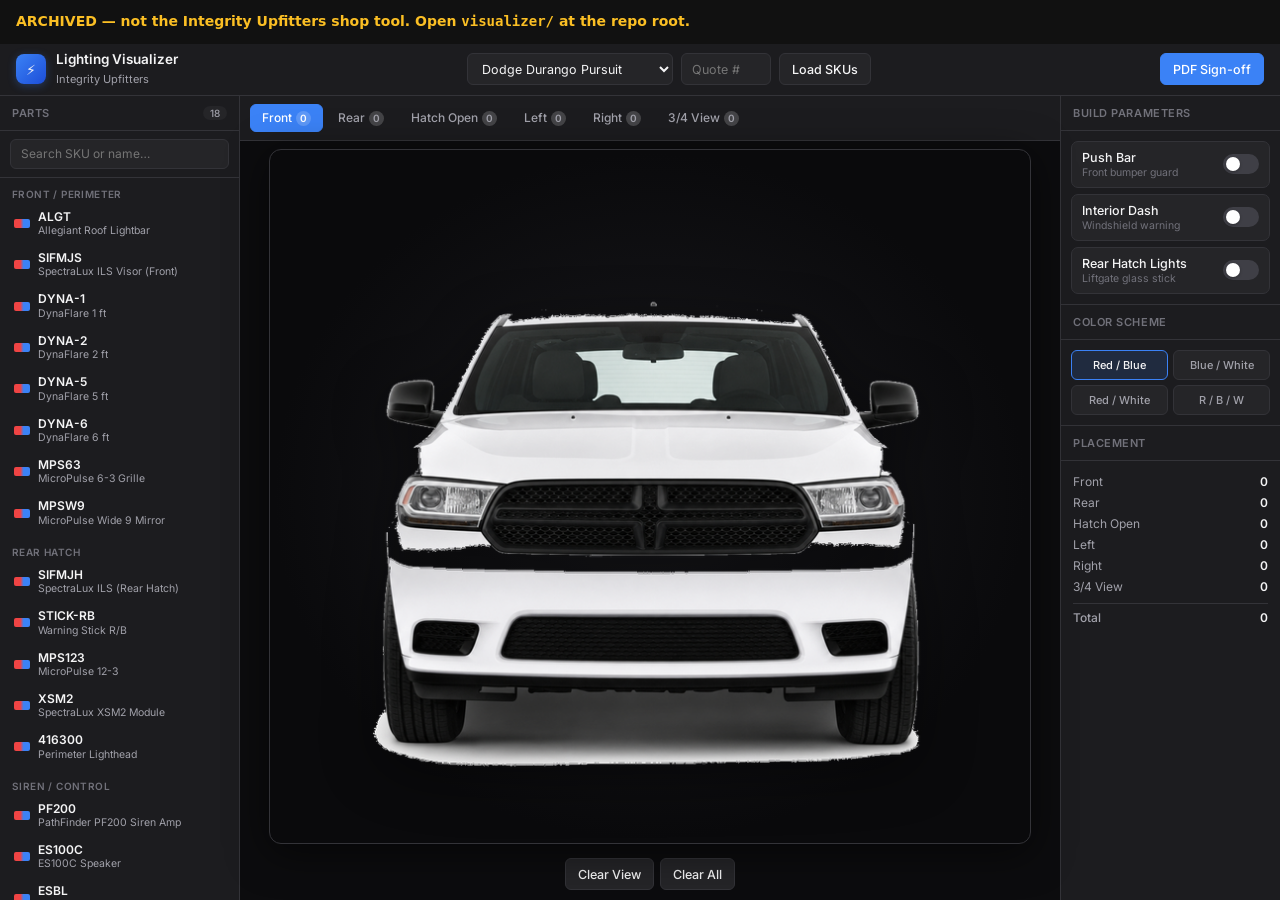
<file: archive/GitHub-Upload-Small/visualizer/index.html>
<!DOCTYPE html>
<html lang="en">
<head>
  <meta charset="UTF-8" />
  <meta name="viewport" content="width=device-width, initial-scale=1.0, maximum-scale=1" />
  <title>ARCHIVED — not the shop tool</title>
  <link rel="preconnect" href="https://fonts.googleapis.com">
  <link rel="preconnect" href="https://fonts.gstatic.com" crossorigin>
  <link href="https://fonts.googleapis.com/css2?family=Inter:wght@400;500;600;700&display=swap" rel="stylesheet">
  <style>
    :root {
      --bg: #111113;
      --surface: #1c1c1f;
      --surface-2: #252528;
      --surface-3: #2c2c30;
      --border: #333338;
      --border-light: #3f3f46;
      --text: #f4f4f5;
      --text-muted: #a1a1aa;
      --text-faint: #71717a;
      --primary: #3b82f6;
      --primary-dim: rgba(59,130,246,0.15);
      --red: #ef4444;
      --radius: 8px;
      --font: 'Inter', system-ui, -apple-system, sans-serif;
    }
    * { box-sizing: border-box; margin: 0; padding: 0; }
    body {
      font-family: var(--font);
      background: var(--bg);
      color: var(--text);
      height: 100vh;
      overflow: hidden;
      display: flex;
      flex-direction: column;
      -webkit-font-smoothing: antialiased;
    }
    header {
      display: flex;
      align-items: center;
      gap: 16px;
      padding: 0 16px;
      height: 52px;
      background: var(--surface);
      border-bottom: 1px solid var(--border);
      flex-shrink: 0;
    }
    .brand { display: flex; align-items: center; gap: 10px; flex-shrink: 0; }
    .brand-icon {
      width: 30px; height: 30px;
      background: linear-gradient(135deg, #3b82f6, #1d4ed8);
      border-radius: 8px;
      display: grid; place-items: center;
      font-size: 14px;
      box-shadow: 0 2px 8px rgba(59,130,246,0.3);
    }
    .brand-text { line-height: 1.2; }
    .brand-text strong { font-size: 13.5px; font-weight: 600; display: block; }
    .brand-text span { font-size: 11px; color: var(--text-muted); }
    .header-mid { display: flex; align-items: center; gap: 8px; flex: 1; justify-content: center; }
    .header-right { display: flex; align-items: center; gap: 8px; flex-shrink: 0; }
    select, input[type="text"] {
      background: var(--surface-2);
      border: 1px solid var(--border);
      color: var(--text);
      padding: 6px 10px;
      border-radius: 6px;
      font-size: 12.5px;
      font-family: inherit;
      height: 32px;
    }
    select:focus, input:focus { outline: none; border-color: var(--primary); }
    .btn {
      background: var(--surface-2);
      border: 1px solid var(--border);
      color: var(--text);
      padding: 0 12px;
      height: 32px;
      border-radius: 6px;
      font-size: 12.5px;
      font-weight: 500;
      cursor: pointer;
      font-family: inherit;
      display: inline-flex;
      align-items: center;
      gap: 5px;
      transition: background 0.15s, border-color 0.15s;
    }
    .btn:hover { background: var(--surface-3); border-color: var(--border-light); }
    .btn-primary { background: var(--primary); border-color: var(--primary); color: #fff; }
    .btn-primary:hover { background: #2563eb; border-color: #2563eb; }
    .main {
      display: grid;
      grid-template-columns: 240px 1fr 220px;
      flex: 1;
      min-height: 0;
    }
    .panel {
      background: var(--surface);
      border-right: 1px solid var(--border);
      display: flex;
      flex-direction: column;
      min-height: 0;
    }
    .panel-right { border-right: none; border-left: 1px solid var(--border); }
    .panel-head {
      padding: 10px 12px;
      font-size: 11px;
      font-weight: 600;
      text-transform: uppercase;
      letter-spacing: 0.05em;
      color: var(--text-faint);
      border-bottom: 1px solid var(--border);
      display: flex;
      justify-content: space-between;
      align-items: center;
      flex-shrink: 0;
    }
    .panel-head .badge {
      background: var(--surface-2);
      padding: 1px 7px;
      border-radius: 10px;
      font-size: 10px;
      color: var(--text-muted);
      font-weight: 500;
      text-transform: none;
      letter-spacing: 0;
    }
    .search-wrap { padding: 8px 10px; border-bottom: 1px solid var(--border); flex-shrink: 0; }
    .search-wrap input { width: 100%; height: 30px; font-size: 12px; }
    .parts-scroll { flex: 1; overflow-y: auto; padding: 6px; }
    .parts-scroll::-webkit-scrollbar { width: 5px; }
    .parts-scroll::-webkit-scrollbar-thumb { background: var(--border); border-radius: 3px; }
    .group { margin-bottom: 8px; }
    .group-title {
      font-size: 10px; font-weight: 600; color: var(--text-faint);
      text-transform: uppercase; letter-spacing: 0.04em; padding: 4px 6px 3px;
    }
    .part {
      display: flex; align-items: center; gap: 8px;
      padding: 6px 7px; border-radius: 6px; cursor: grab;
      border: 1px solid transparent;
      transition: background 0.12s, border-color 0.12s;
      user-select: none;
    }
    .part:hover { background: var(--surface-2); border-color: var(--border); }
    .part:active { cursor: grabbing; }
    .part-dot {
      width: 16px; height: 9px; border-radius: 2px; flex-shrink: 0;
      background: linear-gradient(90deg, #ef4444 40%, #3b82f6 60%);
    }
    .part-info { min-width: 0; }
    .part-sku { font-size: 12px; font-weight: 600; line-height: 1.2; }
    .part-name {
      font-size: 10.5px; color: var(--text-muted);
      white-space: nowrap; overflow: hidden; text-overflow: ellipsis; max-width: 160px;
    }
    .canvas { display: flex; flex-direction: column; min-height: 0; background: #0c0c0e; }
    .tabs {
      display: flex; gap: 3px; padding: 8px 10px;
      background: var(--surface); border-bottom: 1px solid var(--border);
      overflow-x: auto; flex-shrink: 0;
    }
    .tab {
      padding: 5px 11px; border-radius: 6px; font-size: 12px; font-weight: 500;
      background: transparent; border: 1px solid transparent; color: var(--text-muted);
      cursor: pointer; white-space: nowrap; font-family: inherit; transition: all 0.12s;
    }
    .tab:hover { color: var(--text); background: var(--surface-2); }
    .tab.active { background: var(--primary); color: #fff; border-color: var(--primary); }
    .tab .n {
      display: inline-block; min-width: 15px; height: 15px; line-height: 15px;
      text-align: center; font-size: 10px; background: rgba(255,255,255,0.18);
      border-radius: 8px; margin-left: 4px; padding: 0 4px; font-weight: 600;
    }
    .stage-area {
      flex: 1; display: flex; align-items: center; justify-content: center;
      padding: 8px 16px; min-height: 0; position: relative;
    }
    .stage {
      position: relative; max-width: 100%; max-height: 100%;
      background: radial-gradient(ellipse at center, #1a1a1e 0%, #0a0a0c 70%);
      border-radius: 12px; overflow: hidden;
      border: 1px solid var(--border);
      box-shadow: 0 8px 40px rgba(0,0,0,0.55);
    }
    .stage img.vehicle {
      display: block; max-width: 100%; max-height: calc(100vh - 140px);
      width: auto; height: auto; user-select: none; pointer-events: none;
      filter: drop-shadow(0 12px 28px rgba(0,0,0,0.45));
    }
    .light {
      position: absolute; cursor: move; transform-origin: center center;
      z-index: 10; touch-action: none;
    }
    .light img {
      display: block;
      width: 100%;
      height: auto;
      filter: drop-shadow(0 0 3px rgba(59,130,246,0.2));
      pointer-events: none;
    }
    /* width is set in JS as % of stage so a 53" bar looks like a 53" bar */
    .light.selected {
      outline: 2px solid var(--primary); outline-offset: 4px; border-radius: 3px;
    }
    .light .tag {
      position: absolute; left: 50%; top: calc(100% + 5px); transform: translateX(-50%);
      background: rgba(0,0,0,0.88); color: #fff; font-size: 10px; font-weight: 600;
      padding: 2px 7px; border-radius: 4px; white-space: nowrap; pointer-events: none;
      opacity: 0; transition: opacity 0.15s; border: 1px solid rgba(255,255,255,0.1);
    }
    .light.selected .tag, .light:hover .tag { opacity: 1; }
    .light .ctrls {
      position: absolute; top: -30px; left: 50%; transform: translateX(-50%);
      display: none; gap: 2px; background: var(--surface); border: 1px solid var(--border);
      border-radius: 6px; padding: 2px; box-shadow: 0 4px 12px rgba(0,0,0,0.4);
    }
    .light.selected .ctrls { display: flex; }
    .light .ctrls button {
      width: 26px; height: 26px; border: none; background: transparent;
      color: var(--text-muted); border-radius: 4px; cursor: pointer; font-size: 13px;
      display: grid; place-items: center; transition: background 0.12s, color 0.12s;
    }
    .light .ctrls button:hover { background: var(--surface-2); color: var(--text); }
    .light .ctrls button.x:hover { background: var(--red); color: #fff; }
    .stage-bar { display: flex; justify-content: center; gap: 6px; padding: 6px 10px 10px; flex-shrink: 0; }
    .drop-overlay {
      position: absolute; inset: 0; background: rgba(59,130,246,0.07);
      border: 2px dashed var(--primary); border-radius: 10px; display: none;
      align-items: center; justify-content: center; font-size: 13px; font-weight: 500;
      color: var(--primary); pointer-events: none; z-index: 20;
    }
    .stage.over .drop-overlay { display: flex; }
    .section { border-bottom: 1px solid var(--border); }
    .toggles { padding: 10px; display: flex; flex-direction: column; gap: 6px; }
    .toggle {
      display: flex; align-items: center; justify-content: space-between;
      padding: 8px 10px; background: var(--surface-2); border-radius: 7px; border: 1px solid var(--border);
    }
    .toggle .lbl { font-size: 12.5px; font-weight: 500; }
    .toggle .lbl small { display: block; color: var(--text-faint); font-size: 10.5px; font-weight: 400; margin-top: 1px; }
    .sw {
      width: 36px; height: 20px; background: #3f3f46; border-radius: 10px;
      position: relative; cursor: pointer; transition: background 0.2s; flex-shrink: 0;
    }
    .sw.on { background: var(--primary); }
    .sw::after {
      content: ''; position: absolute; width: 14px; height: 14px; background: #fff;
      border-radius: 50%; top: 3px; left: 3px; transition: transform 0.2s;
      box-shadow: 0 1px 3px rgba(0,0,0,0.3);
    }
    .sw.on::after { transform: translateX(16px); }
    .schemes { padding: 10px; display: grid; grid-template-columns: 1fr 1fr; gap: 5px; }
    .scheme {
      padding: 7px 6px; border-radius: 6px; border: 1px solid var(--border);
      background: var(--surface-2); color: var(--text-muted); font-size: 11px; font-weight: 500;
      cursor: pointer; font-family: inherit; text-align: center; transition: all 0.12s;
    }
    .scheme:hover { border-color: var(--border-light); color: var(--text); }
    .scheme.active { border-color: var(--primary); background: var(--primary-dim); color: var(--text); }
    .summary { padding: 10px 12px; }
    .sum-row { display: flex; justify-content: space-between; padding: 3px 0; font-size: 12px; color: var(--text-muted); }
    .sum-row b { color: var(--text); font-weight: 600; }
    .sum-total { margin-top: 6px; padding-top: 6px; border-top: 1px solid var(--border); font-weight: 500; }
    @media (max-width: 860px) {
      .main { grid-template-columns: 1fr; }
      .panel { max-height: 160px; border-right: none; border-bottom: 1px solid var(--border); }
      .panel-right { border-left: none; border-top: 1px solid var(--border); max-height: 140px; }
      .header-mid { display: none; }
    }
  </style>
</head>
<body>
<p style="margin:0;padding:12px 16px;background:#111;color:#fbbf24;font:600 14px/1.4 system-ui,sans-serif">ARCHIVED — not the Integrity Upfitters shop tool. Open <code>visualizer/</code> at the repo root.</p>
  <header>
    <div class="brand">
      <div class="brand-icon">⚡</div>
      <div class="brand-text">
        <strong>Lighting Visualizer</strong>
        <span>Integrity Upfitters</span>
      </div>
    </div>
    <div class="header-mid">
      <select id="vehicleSelect">
        <option value="durango" selected>Dodge Durango Pursuit</option>
        <option value="piu">Ford PIU (coming)</option>
        <option value="tahoe">Chevy Tahoe PPV (coming)</option>
      </select>
      <input type="text" id="quoteInput" placeholder="Quote #" style="width:90px" />
      <button class="btn" id="loadBtn">Load SKUs</button>
    </div>
    <div class="header-right">
      <button class="btn btn-primary" id="pdfBtn">PDF Sign-off</button>
    </div>
  </header>

  <div class="main">
    <aside class="panel">
      <div class="panel-head"><span>Parts</span><span class="badge" id="skuBadge">0</span></div>
      <div class="search-wrap"><input type="text" id="search" placeholder="Search SKU or name…" /></div>
      <div class="parts-scroll" id="partsList"></div>
    </aside>

    <section class="canvas">
      <div class="tabs" id="tabs"></div>
      <div class="stage-area">
        <div class="stage" id="stage">
          <img class="vehicle" id="vehicleImg" src="durango_front.png" alt="Vehicle" />
          <div class="drop-overlay">Drop light here</div>
        </div>
      </div>
      <div class="stage-bar">
        <button class="btn" id="clearView">Clear View</button>
        <button class="btn" id="clearAll">Clear All</button>
      </div>
    </section>

    <aside class="panel panel-right">
      <div class="section">
        <div class="panel-head">Build Parameters</div>
        <div class="toggles">
          <div class="toggle">
            <div class="lbl">Push Bar<small>Front bumper guard</small></div>
            <div class="sw" id="swPush" data-on="false"></div>
          </div>
          <div class="toggle">
            <div class="lbl">Interior Dash<small>Windshield warning</small></div>
            <div class="sw" id="swDash" data-on="false"></div>
          </div>
          <div class="toggle">
            <div class="lbl">Rear Hatch Lights<small>Liftgate glass stick</small></div>
            <div class="sw" id="swHatch" data-on="false"></div>
          </div>
        </div>
      </div>
      <div class="section">
        <div class="panel-head">Color Scheme</div>
        <div class="schemes">
          <button class="scheme active" data-s="rb">Red / Blue</button>
          <button class="scheme" data-s="bw">Blue / White</button>
          <button class="scheme" data-s="rw">Red / White</button>
          <button class="scheme" data-s="rbw">R / B / W</button>
        </div>
      </div>
      <div class="section" style="border-bottom:none">
        <div class="panel-head">Placement</div>
        <div class="summary" id="summary"></div>
      </div>
    </aside>
  </div>

  <script>
    const VIEWS = [
      { id: 'front', label: 'Front', imgW: 'durango_front.png', imgB: 'durango_front_black.png' },
      { id: 'rear', label: 'Rear', imgW: 'durango_rear.png', imgB: 'durango_rear_black.png' },
      { id: 'rear_open', label: 'Hatch Open', imgW: 'durango_rear_open.png', imgB: 'durango_rear_open_black.png' },
      { id: 'left', label: 'Left', imgW: 'durango_left.png', imgB: 'durango_left_black.png' },
      { id: 'right', label: 'Right', imgW: 'durango_right.png', imgB: 'durango_right_black.png' },
      { id: 'hero', label: '3/4 View', imgW: 'durango_hero.png', imgB: 'durango_hero_black.png' },
    ];
    let bodyColor = 'white'; // 'white' | 'black'
    /* w = width as % of vehicle image — sized so a ~53" bar looks correct on the roof */
    const CATALOG = [
      /* thin bar sprites */
      { sku: 'ALGT', name: 'Allegiant Roof Lightbar', group: 'Front / Perimeter', fx: 'fx_algt_rb.png', w: 44 },
      { sku: 'SIFMJS', name: 'SpectraLux ILS Visor (Front)', group: 'Front / Perimeter', fx: 'fx_ils_rb.png', w: 32 },
      { sku: 'DYNA-1', name: 'DynaFlare 1 ft', group: 'Front / Perimeter', fx: 'fx_dyna_1ft_rb.png', w: 12 },
      { sku: 'DYNA-2', name: 'DynaFlare 2 ft', group: 'Front / Perimeter', fx: 'fx_dyna_2ft_rb.png', w: 20 },
      { sku: 'DYNA-5', name: 'DynaFlare 5 ft', group: 'Front / Perimeter', fx: 'fx_dyna_5ft_rb.png', w: 48 },
      { sku: 'DYNA-6', name: 'DynaFlare 6 ft', group: 'Front / Perimeter', fx: 'fx_dyna_6ft_rb.png', w: 56 },
      { sku: 'SIFMJH', name: 'SpectraLux ILS (Rear Hatch)', group: 'Rear Hatch', fx: 'fx_ils_rb.png', w: 30 },
      { sku: 'STICK-RB', name: 'Warning Stick R/B', group: 'Rear Hatch', fx: 'fx_stick_rb.png', w: 26 },
      /* square product-shot modules — tiny or they look like floating catalog photos */
      { sku: 'MPS63', name: 'MicroPulse 6-3 Grille', group: 'Front / Perimeter', fx: 'fx_mps63_rb.png', w: 7 },
      { sku: 'MPSW9', name: 'MicroPulse Wide 9 Mirror', group: 'Front / Perimeter', fx: 'fx_mps123_rb.png', w: 10 },
      { sku: 'MPS123', name: 'MicroPulse 12-3', group: 'Rear Hatch', fx: 'fx_mps123_rb.png', w: 11 },
      { sku: 'XSM2', name: 'SpectraLux XSM2 Module', group: 'Rear Hatch', fx: 'fx_mps_small_rb.png', w: 5 },
      { sku: '416300', name: 'Perimeter Lighthead', group: 'Rear Hatch', fx: 'fx_round_rb.png', w: 3.5 },
      { sku: 'PF200', name: 'PathFinder PF200 Siren Amp', group: 'Siren / Control', fx: null, w: 6 },
      { sku: 'ES100C', name: 'ES100C Speaker', group: 'Siren / Control', fx: null, w: 5 },
      { sku: 'ESBL', name: 'ES100 Speaker Bracket', group: 'Siren / Control', fx: null, w: 5 },
      { sku: 'OBDFORD', name: 'OBD Interface (Ford)', group: 'Siren / Control', fx: null, w: 5 },
      { sku: 'EXPMOD24', name: 'Expansion Module 24', group: 'Siren / Control', fx: null, w: 5 },
    ];
    let view = 'front', nodes = {}, sel = null, nid = 1, scheme = 'rb', dragSku = null;
    function fxPath(baseFx) {
      if (!baseFx) return null;
      // swap _rb / _bw / _r / _b based on scheme when variant exists conceptually
      let f = baseFx;
      if (scheme === 'bw') f = f.replace('_rb.', '_bw.').replace('_r.', '_bw.').replace('_b.', '_bw.');
      else if (scheme === 'rw') f = f.replace('_rb.', '_r.'); // fallback
      else if (scheme === 'rbw') f = f.replace('_rb.', '_rb.');
      return f;
    }
    VIEWS.forEach(v => nodes[v.id] = []);

    function renderParts() {
      const q = (document.getElementById('search').value || '').toLowerCase();
      const groups = {};
      CATALOG.forEach(p => {
        if (q && !p.sku.toLowerCase().includes(q) && !p.name.toLowerCase().includes(q)) return;
        (groups[p.group] = groups[p.group] || []).push(p);
      });
      const el = document.getElementById('partsList');
      el.innerHTML = '';
      Object.entries(groups).forEach(([g, items]) => {
        const div = document.createElement('div');
        div.className = 'group';
        div.innerHTML = '<div class="group-title">' + g + '</div>';
        items.forEach(p => {
          const row = document.createElement('div');
          row.className = 'part';
          row.draggable = true;
          row.dataset.sku = p.sku;
          row.innerHTML = '<div class="part-dot"></div><div class="part-info"><div class="part-sku">' + p.sku + '</div><div class="part-name">' + p.name + '</div></div>';
          row.addEventListener('dragstart', e => { dragSku = p.sku; e.dataTransfer.setData('text/plain', p.sku); e.dataTransfer.effectAllowed = 'copy'; });
          row.addEventListener('dragend', () => dragSku = null);
          row.addEventListener('click', () => {
            const defaults = { ALGT:[0.5,0.18], SIFMJS:[0.5,0.28], MPS63:[0.35,0.48], MPSW9:[0.2,0.42], 'DYNA-1':[0.5,0.55], 'DYNA-2':[0.5,0.55], 'DYNA-5':[0.5,0.55], 'DYNA-6':[0.5,0.55], SIFMJH:[0.5,0.55], 'STICK-RB':[0.5,0.58], MPS123:[0.5,0.62], '416300':[0.7,0.55] };
            const [dx,dy] = defaults[p.sku] || [0.5, 0.4];
            addNode(p.sku, dx, dy);
          });
          div.appendChild(row);
        });
        el.appendChild(div);
      });
      document.getElementById('skuBadge').textContent = CATALOG.length;
    }

    function renderTabs() {
      const el = document.getElementById('tabs');
      el.innerHTML = '';
      VIEWS.forEach(v => {
        const n = nodes[v.id].length;
        const b = document.createElement('button');
        b.className = 'tab' + (v.id === view ? ' active' : '');
        b.innerHTML = v.label + '<span class="n">' + n + '</span>';
        b.onclick = () => { view = v.id; sel = null; renderTabs(); renderStage(); renderSum(); };
        el.appendChild(b);
      });
    }

    function renderStage() {
      const v = VIEWS.find(x => x.id === view);
      document.getElementById('vehicleImg').src = (bodyColor === 'black' ? v.imgB : v.imgW);
      document.querySelectorAll('.light').forEach(n => n.remove());
      const stage = document.getElementById('stage');
      nodes[view].forEach(p => {
        const el = document.createElement('div');
        el.className = 'light' + (p.id === sel ? ' selected' : '');
        el.dataset.id = p.id;
        el.style.left = (p.x * 100) + '%';
        el.style.top = (p.y * 100) + '%';
        // width as % of stage = realistic size; scale is fine-tune only
        const baseW = p.w || 20;
        el.style.width = baseW + '%';
        el.style.transform = 'translate(-50%,-50%) rotate(' + (p.rot||0) + 'deg) scale(' + (p.scale||1) + ')';
        const src = p.fx ? 'fx/' + fxPath(p.fx) : null;
        el.innerHTML = (src
          ? '<img src="' + src + '" alt="' + p.sku + '" draggable="false">'
          : '<div style="width:100%;height:12px;background:linear-gradient(90deg,#ef4444,#3b82f6);border-radius:3px;"></div>') +
          '<div class="tag">' + p.sku + '</div><div class="ctrls"><button data-a="rot" title="Rotate">⟳</button><button data-a="big" title="Larger">+</button><button data-a="sml" title="Smaller">−</button><button data-a="del" class="x" title="Remove">✕</button></div>';
        el.addEventListener('mousedown', e => { if (e.target.closest('.ctrls')) return; sel = p.id; renderStage(); startDrag(e, p); });
        el.addEventListener('touchstart', e => { if (e.target.closest('.ctrls')) return; sel = p.id; renderStage(); startDrag(e, p); }, { passive: false });
        el.querySelectorAll('.ctrls button').forEach(btn => {
          btn.addEventListener('click', e => {
            e.stopPropagation();
            const a = btn.dataset.a;
            if (a === 'del') { nodes[view] = nodes[view].filter(x => x.id !== p.id); sel = null; }
            else if (a === 'rot') p.rot = ((p.rot||0) + 15) % 360;
            else if (a === 'big') p.scale = Math.min(1.8, (p.scale||1) + 0.08);
            else if (a === 'sml') p.scale = Math.max(0.4, (p.scale||1) - 0.08);
            renderStage(); renderTabs(); renderSum();
          });
        });
        stage.appendChild(el);
      });
    }

    function renderSum() {
      let total = 0, html = '';
      VIEWS.forEach(v => { const n = nodes[v.id].length; total += n; html += '<div class="sum-row"><span>' + v.label + '</span><b>' + n + '</b></div>'; });
      html += '<div class="sum-row sum-total"><span>Total</span><b>' + total + '</b></div>';
      document.getElementById('summary').innerHTML = html;
    }

    function addNode(sku, x, y) {
      const part = CATALOG.find(p => p.sku === sku);
      if (!part) return;
      const item = {
        id: nid++,
        sku: part.sku,
        name: part.name,
        fx: part.fx,
        w: part.w || 20,
        x, y,
        scale: 1,
        rot: 0
      };
      nodes[view].push(item);
      sel = item.id;
      renderStage(); renderTabs(); renderSum();
    }

    function startDrag(e, p) {
      e.preventDefault();
      const stage = document.getElementById('stage');
      const rect = stage.getBoundingClientRect();
      const touch = e.type.startsWith('touch');
      const pt = ev => { const t = touch ? ev.touches[0] : ev; return { x: (t.clientX - rect.left) / rect.width, y: (t.clientY - rect.top) / rect.height }; };
      const move = ev => {
        const c = pt(ev);
        p.x = Math.max(0.03, Math.min(0.97, c.x));
        p.y = Math.max(0.03, Math.min(0.97, c.y));
        const n = document.querySelector('.light[data-id="' + p.id + '"]');
        if (n) { n.style.left = (p.x*100)+'%'; n.style.top = (p.y*100)+'%'; }
      };
      const up = () => { document.removeEventListener(touch ? 'touchmove' : 'mousemove', move); document.removeEventListener(touch ? 'touchend' : 'mouseup', up); renderStage(); };
      document.addEventListener(touch ? 'touchmove' : 'mousemove', move, { passive: false });
      document.addEventListener(touch ? 'touchend' : 'mouseup', up);
    }

    const stage = document.getElementById('stage');
    stage.addEventListener('dragover', e => { e.preventDefault(); stage.classList.add('over'); });
    stage.addEventListener('dragleave', () => stage.classList.remove('over'));
    stage.addEventListener('drop', e => {
      e.preventDefault(); stage.classList.remove('over');
      const sku = e.dataTransfer.getData('text/plain') || dragSku;
      if (!sku) return;
      const r = stage.getBoundingClientRect();
      addNode(sku, (e.clientX - r.left) / r.width, (e.clientY - r.top) / r.height);
    });

    document.querySelectorAll('.sw').forEach(s => {
      s.addEventListener('click', () => { const on = s.dataset.on === 'true'; s.dataset.on = String(!on); s.classList.toggle('on', !on); });
    });
    document.querySelectorAll('.scheme').forEach(b => {
      b.addEventListener('click', () => { document.querySelectorAll('.scheme').forEach(x => x.classList.remove('active')); b.classList.add('active'); scheme = b.dataset.s; });
    });
    document.getElementById('clearView').onclick = () => { nodes[view] = []; sel = null; renderStage(); renderTabs(); renderSum(); };
    document.getElementById('clearAll').onclick = () => { VIEWS.forEach(v => nodes[v.id] = []); sel = null; renderStage(); renderTabs(); renderSum(); };
    document.getElementById('search').oninput = renderParts;
    document.getElementById('loadBtn').onclick = () => { const q = document.getElementById('quoteInput').value.trim(); if (!q) return alert('Enter a quote number'); alert('Quote ' + q + ' — full SKU import comes after you provide the catalog.'); };
    document.getElementById('pdfBtn').onclick = () => window.print();

    document.getElementById('bodyColor')?.querySelectorAll('button').forEach(btn => {
      btn.addEventListener('click', () => {
        bodyColor = btn.dataset.body;
        document.querySelectorAll('#bodyColor button').forEach(b => b.classList.toggle('active', b === btn));
        renderStage();
      });
    });
    
    // scheme click bind
    document.querySelectorAll('.schemes button').forEach(btn => {
      btn.addEventListener('click', () => {
        const t = (btn.textContent || '').toLowerCase();
        if (t.includes('red') && t.includes('blue') && !t.includes('white')) scheme = 'rb';
        else if (t.includes('blue') && t.includes('white')) scheme = 'bw';
        else if (t.includes('red') && t.includes('white')) scheme = 'rw';
        else if (t.includes('r / b / w') || t.includes('r/b/w')) scheme = 'rbw';
        document.querySelectorAll('.schemes button').forEach(b => b.classList.remove('active'));
        btn.classList.add('active');
        // update existing nodes' display by re-render
        renderStage();
      });
    });

    renderParts(); renderTabs(); renderStage(); renderSum();
  </script>
</body>
</html>
</file>
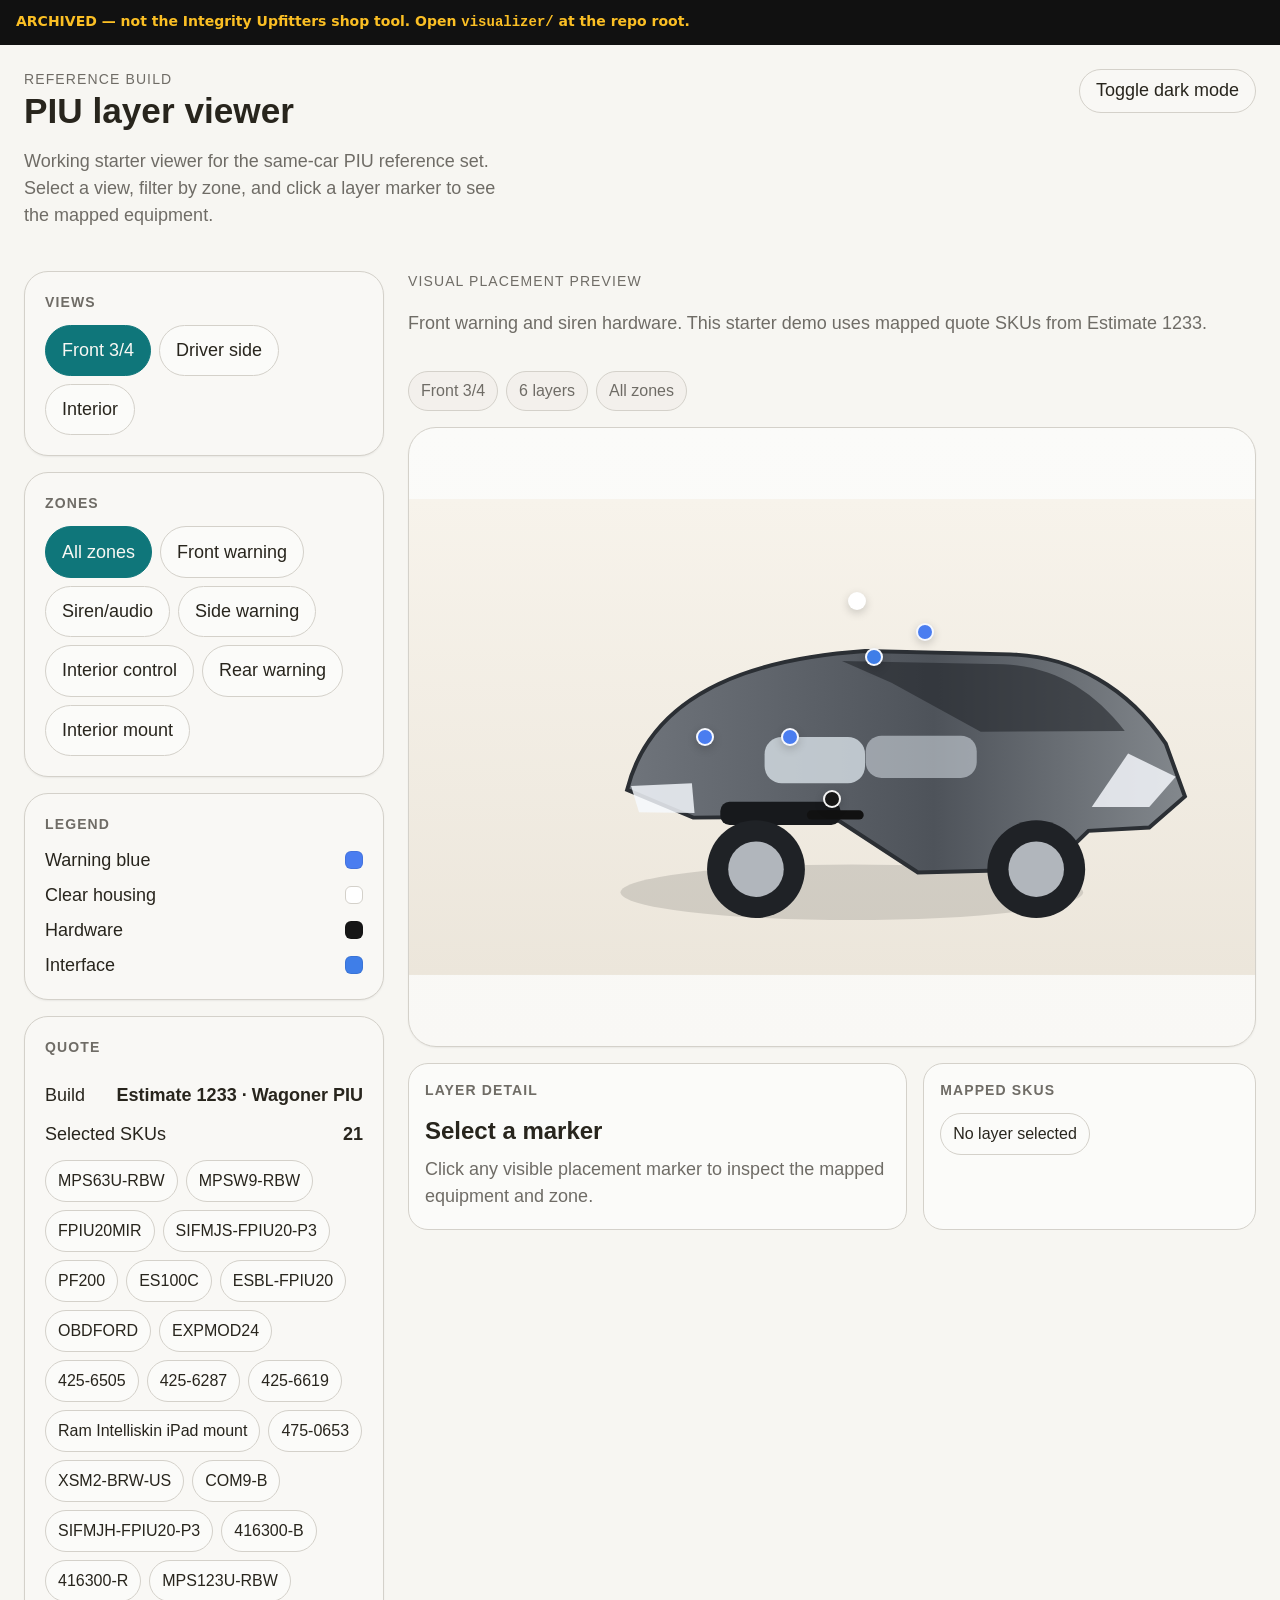
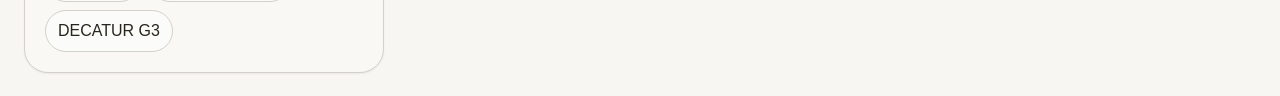
<file: archive/prototypes/piu-layer-viewer-working.html>
<!DOCTYPE html>
<html lang="en" data-theme="light">
<head>
  <meta charset="UTF-8" />
  <meta name="viewport" content="width=device-width, initial-scale=1.0" />
  <title>ARCHIVED — not the shop tool</title>
  <link rel="preconnect" href="https://api.fontshare.com">
  <link href="https://api.fontshare.com/v2/css?f[]=satoshi@400,500,700,900&display=swap" rel="stylesheet">
  <style>
    :root, [data-theme="light"] {
      --text-xs: clamp(0.75rem, 0.7rem + 0.25vw, 0.875rem);
      --text-sm: clamp(0.875rem, 0.8rem + 0.35vw, 1rem);
      --text-base: clamp(1rem, 0.95rem + 0.25vw, 1.125rem);
      --text-lg: clamp(1.125rem, 1rem + 0.75vw, 1.5rem);
      --text-xl: clamp(1.5rem, 1.2rem + 1.25vw, 2.25rem);
      --space-1: 0.25rem; --space-2: 0.5rem; --space-3: 0.75rem; --space-4: 1rem; --space-5: 1.25rem; --space-6: 1.5rem; --space-8: 2rem; --space-10: 2.5rem; --space-12: 3rem;
      --color-bg:#f7f6f2; --color-surface:#f9f8f5; --color-surface-2:#fbfbf9; --color-surface-offset:#f3f0ec; --color-border:#d4d1ca; --color-divider:#dcd9d5;
      --color-text:#28251d; --color-text-muted:#6f6c66; --color-text-inverse:#f9f8f4; --color-primary:#0f767a; --color-primary-hover:#0c5e62; --color-primary-highlight:#d4e6e4;
      --color-blue:#4a7df0; --color-clear:#ffffff; --color-hardware:#161616; --color-interface:#3f7ee8;
      --radius-md:0.5rem; --radius-lg:0.75rem; --radius-xl:1rem; --radius-full:9999px;
      --shadow-sm:0 1px 2px rgba(20,20,20,.06); --shadow-md:0 8px 24px rgba(20,20,20,.08);
      --font-body:'Satoshi', Arial, sans-serif;
    }
    [data-theme="dark"] {
      --color-bg:#171614; --color-surface:#1c1b19; --color-surface-2:#201f1d; --color-surface-offset:#22211f; --color-border:#393836; --color-divider:#2a2927;
      --color-text:#e2dfd8; --color-text-muted:#aaa59c; --color-text-inverse:#171614; --color-primary:#4f98a3; --color-primary-hover:#3b7f89; --color-primary-highlight:#223536;
      --color-blue:#77a0ff; --color-clear:#fbfbfb; --color-hardware:#d8d8d8; --color-interface:#5b97ff;
      --shadow-sm:0 1px 2px rgba(0,0,0,.24); --shadow-md:0 8px 24px rgba(0,0,0,.34);
    }
    * { box-sizing:border-box; }
    body { margin:0; font-family:var(--font-body); background:var(--color-bg); color:var(--color-text); font-size:var(--text-base); line-height:1.5; }
    button { font:inherit; }
    .app { max-width:1280px; margin:0 auto; padding:var(--space-6); display:grid; gap:var(--space-6); }
    .hero { display:flex; justify-content:space-between; align-items:flex-start; gap:var(--space-4); }
    .eyebrow { font-size:var(--text-xs); letter-spacing:.08em; text-transform:uppercase; color:var(--color-text-muted); }
    h1 { font-size:var(--text-xl); line-height:1.05; margin:.2rem 0 .6rem; }
    .lede { max-width:48ch; color:var(--color-text-muted); }
    .theme-toggle { min-height:44px; padding:0 var(--space-4); border-radius:var(--radius-full); border:1px solid var(--color-border); background:var(--color-surface); color:var(--color-text); }
    .grid { display:grid; grid-template-columns:360px minmax(0,1fr); gap:var(--space-6); align-items:start; }
    .panel { background:var(--color-surface); border:1px solid var(--color-border); border-radius:24px; box-shadow:var(--shadow-sm); }
    .panel-inner { padding:var(--space-5); }
    .panel-title { font-size:var(--text-xs); letter-spacing:.08em; text-transform:uppercase; color:var(--color-text-muted); margin-bottom:var(--space-3); font-weight:700; }
    .stack { display:grid; gap:var(--space-4); }
    .chips, .views { display:flex; flex-wrap:wrap; gap:var(--space-2); }
    .chip, .view-btn { min-height:44px; padding:0.7rem 1rem; border-radius:var(--radius-full); border:1px solid var(--color-border); background:var(--color-surface-2); color:var(--color-text); cursor:pointer; }
    .chip.active, .view-btn.active { background:var(--color-primary); border-color:var(--color-primary); color:var(--color-text-inverse); }
    .legend { display:grid; gap:var(--space-2); }
    .legend-row, .quote-row { display:grid; grid-template-columns:1fr auto; align-items:center; gap:var(--space-3); }
    .swatch { width:18px; height:18px; border-radius:6px; border:1px solid rgba(0,0,0,.08); }
    .quote-meta { display:grid; gap:var(--space-3); }
    .muted { color:var(--color-text-muted); }
    .sku-list { display:flex; flex-wrap:wrap; gap:var(--space-2); }
    .sku { font-size:var(--text-sm); padding:.5rem .75rem; border:1px solid var(--color-border); border-radius:var(--radius-full); background:var(--color-surface-2); }
    .stage-wrap { display:grid; gap:var(--space-4); }
    .stage-meta { display:flex; flex-wrap:wrap; gap:var(--space-2); }
    .badge { font-size:var(--text-sm); padding:.45rem .75rem; border-radius:var(--radius-full); background:var(--color-surface-offset); color:var(--color-text-muted); border:1px solid var(--color-border); }
    .stage { position:relative; min-height:620px; background:linear-gradient(180deg,var(--color-surface-2),var(--color-surface)); border:1px solid var(--color-border); border-radius:28px; overflow:hidden; }
    .canvas { position:absolute; inset:0; width:100%; height:100%; }
    .marker-layer { position:absolute; inset:0; }
    .marker { position:absolute; transform:translate(-50%,-50%); min-width:18px; min-height:18px; border-radius:999px; border:2px solid rgba(255,255,255,.95); box-shadow:0 3px 10px rgba(0,0,0,.18); cursor:pointer; }
    .marker.active { outline:3px solid color-mix(in srgb, var(--color-primary) 25%, transparent); transform:translate(-50%,-50%) scale(1.18); }
    .detail { display:grid; grid-template-columns:1.2fr .8fr; gap:var(--space-4); }
    .callout { border:1px solid var(--color-border); border-radius:20px; background:var(--color-surface-2); padding:var(--space-4); }
    .callout h3 { margin:0 0 .45rem; font-size:var(--text-lg); }
    .callout p { margin:.2rem 0; color:var(--color-text-muted); }
    .empty { color:var(--color-text-muted); }
    @media (max-width: 980px) { .grid, .detail { grid-template-columns:1fr; } .app { padding:var(--space-4); } .stage { min-height:440px; } }
  </style>
</head>
<body>
<p style="margin:0;padding:12px 16px;background:#111;color:#fbbf24;font:600 14px/1.4 system-ui,sans-serif">ARCHIVED — not the Integrity Upfitters shop tool. Open <code>visualizer/</code> at the repo root.</p>
  <div class="app">
    <header class="hero">
      <div>
        <div class="eyebrow">Reference build</div>
        <h1>PIU layer viewer</h1>
        <p class="lede">Working starter viewer for the same-car PIU reference set. Select a view, filter by zone, and click a layer marker to see the mapped equipment.</p>
      </div>
      <button class="theme-toggle" type="button" data-theme-toggle>Toggle dark mode</button>
    </header>

    <div class="grid">
      <aside class="stack">
        <section class="panel"><div class="panel-inner"><div class="panel-title">Views</div><div id="viewButtons" class="views"></div></div></section>
        <section class="panel"><div class="panel-inner"><div class="panel-title">Zones</div><div id="zoneFilters" class="chips"></div></div></section>
        <section class="panel"><div class="panel-inner"><div class="panel-title">Legend</div><div class="legend" id="legendRows"></div></div></section>
        <section class="panel"><div class="panel-inner quote-meta"><div class="panel-title">Quote</div><div class="quote-row"><span>Build</span><strong id="buildId"></strong></div><div class="quote-row"><span>Selected SKUs</span><strong id="skuCount"></strong></div><div id="skuList" class="sku-list"></div></div></section>
      </aside>

      <main class="stage-wrap">
        <div>
          <div class="eyebrow">Visual placement preview</div>
          <p id="viewDescription" class="muted"></p>
        </div>
        <div class="stage-meta">
          <span class="badge" id="currentViewBadge"></span>
          <span class="badge" id="layerCountBadge"></span>
          <span class="badge" id="zoneBadge"></span>
        </div>
        <section class="stage panel">
          <svg id="vehicleCanvas" class="canvas" viewBox="0 0 1280 720" aria-label="Vehicle placement view"></svg>
          <div id="markerLayer" class="marker-layer"></div>
        </section>
        <section class="detail">
          <div class="callout">
            <div class="panel-title">Layer detail</div>
            <h3 id="layerTitle">Select a marker</h3>
            <p id="layerDescription">Click any visible placement marker to inspect the mapped equipment and zone.</p>
          </div>
          <div class="callout">
            <div class="panel-title">Mapped SKUs</div>
            <div id="layerSkus" class="sku-list"><span class="sku">No layer selected</span></div>
          </div>
        </section>
      </main>
    </div>
  </div>

  <script>
    const data = {
      quoteBuild: {
        id: 'Estimate 1233 · Wagoner PIU',
        selectedSkus: [
          'MPS63U-RBW','MPSW9-RBW','FPIU20MIR','SIFMJS-FPIU20-P3','PF200','ES100C','ESBL-FPIU20','OBDFORD','EXPMOD24','425-6505','425-6287','425-6619','Ram Intelliskin iPad mount','475-0653','XSM2-BRW-US','COM9-B','SIFMJH-FPIU20-P3','416300-B','416300-R','MPS123U-RBW','DECATUR G3'
        ]
      },
      views: [
        { id:'front3q', label:'Front 3/4', zoneSummary:'Front warning and siren hardware', render:'front3q' },
        { id:'side_driver', label:'Driver side', zoneSummary:'Mirror, visor, and profile view placements', render:'side' },
        { id:'interior_front', label:'Interior', zoneSummary:'Console, controller, radar, and cab lighting', render:'interior' }
      ],
      layers: [
        { id:'grille-left', view:'front3q', zone:'front_warning', x:35, y:50, color:'warningBlue', label:'Left grille MicroPulse 6', description:'Driver-side grille warning head from MPS63U-RBW set.', skus:['MPS63U-RBW'] },
        { id:'grille-right', view:'front3q', zone:'front_warning', x:45, y:50, color:'warningBlue', label:'Center grille MicroPulse 6', description:'Secondary front warning head grouped with the grille package.', skus:['MPS63U-RBW'] },
        { id:'speaker', view:'front3q', zone:'siren_audio', x:50, y:60, color:'hardware', label:'ES100C speaker', description:'Front siren speaker on combo bracket behind the push area.', skus:['ES100C','ESBL-FPIU20'] },
        { id:'mirror-left', view:'front3q', zone:'side_warning', x:61, y:33, color:'warningBlue', label:'Passenger mirror light', description:'Wide-angle mirror light and mount called out in the quote.', skus:['MPSW9-RBW','FPIU20MIR'] },
        { id:'visor', view:'front3q', zone:'front_warning', x:53, y:28, color:'clear', label:'Interior visor bar', description:'FedSig visor light package visible through windshield.', skus:['SIFMJS-FPIU20-P3'] },
        { id:'radar-front', view:'front3q', zone:'interior_control', x:55, y:37, color:'interface', label:'Front radar / interior electronics', description:'Decatur G3 and front cabin electronics zone.', skus:['DECATUR G3','OBDFORD'] },

        { id:'driver-mirror', view:'side_driver', zone:'side_warning', x:34, y:39, color:'warningBlue', label:'Driver mirror light', description:'Driver-side mirror warning head.', skus:['MPSW9-RBW','FPIU20MIR'] },
        { id:'visor-side', view:'side_driver', zone:'front_warning', x:45, y:29, color:'clear', label:'Visor package profile', description:'Side profile of the interior visor bar.', skus:['SIFMJS-FPIU20-P3'] },
        { id:'rear-hatch-blue', view:'side_driver', zone:'rear_warning', x:81, y:42, color:'warningBlue', label:'Rear hatch blue light', description:'Blue 1-inch hatch light placed in rear hatch zone.', skus:['416300-B','SIFMJH-FPIU20-P3'] },
        { id:'rear-hatch-red', view:'side_driver', zone:'rear_warning', x:83, y:46, color:'warningBlue', label:'Rear hatch red light', description:'Red 1-inch hatch light paired with hatch package.', skus:['416300-R','SIFMJH-FPIU20-P3'] },
        { id:'rear-window-pulse', view:'side_driver', zone:'rear_warning', x:77, y:40, color:'warningBlue', label:'Rear hatch MicroPulse', description:'Rear-facing warning head from MPS123U-RBW hatch set.', skus:['MPS123U-RBW'] },

        { id:'pf200', view:'interior_front', zone:'interior_control', x:54, y:64, color:'interface', label:'PF200 controller', description:'Primary controller mounted on Jotto plate in center console.', skus:['PF200','425-6287'] },
        { id:'console', view:'interior_front', zone:'interior_mount', x:50, y:73, color:'hardware', label:'Jotto console', description:'Contour console with plates, expansion module, and wiring support.', skus:['425-6505','425-6287','425-6619','EXPMOD24'] },
        { id:'ipad', view:'interior_front', zone:'interior_mount', x:43, y:50, color:'hardware', label:'Intelliskin iPad mount', description:'Tablet mount spec’d to the vehicle model.', skus:['Ram Intelliskin iPad mount'] },
        { id:'gun-rack', view:'interior_front', zone:'interior_mount', x:68, y:61, color:'hardware', label:'Dual gun mount', description:'Jotto GR6 dual gun mount with no partition.', skus:['475-0653'] },
        { id:'interior-light', view:'interior_front', zone:'interior_control', x:52, y:18, color:'clear', label:'COM9-B interior light', description:'Interior light centered in upper windshield/cabin area.', skus:['COM9-B'] },
        { id:'siren-interface', view:'interior_front', zone:'siren_audio', x:57, y:57, color:'interface', label:'Siren / OBD interface', description:'PF200, OBDFORD, and expansion integration point.', skus:['PF200','OBDFORD','EXPMOD24'] }
      ]
    };

    const colorMap = {
      warningBlue: 'var(--color-blue)',
      clear: 'var(--color-clear)',
      hardware: 'var(--color-hardware)',
      interface: 'var(--color-interface)'
    };
    const zoneLabels = {
      all: 'All zones',
      front_warning: 'Front warning',
      rear_warning: 'Rear warning',
      side_warning: 'Side warning',
      siren_audio: 'Siren/audio',
      interior_control: 'Interior control',
      interior_mount: 'Interior mount'
    };
    const state = { currentView:'front3q', currentZone:'all', selectedLayerId:null };

    function init() {
      document.getElementById('buildId').textContent = data.quoteBuild.id;
      document.getElementById('skuCount').textContent = data.quoteBuild.selectedSkus.length;
      document.getElementById('skuList').innerHTML = data.quoteBuild.selectedSkus.map(sku => `<span class="sku">${sku}</span>`).join('');
      buildViews();
      buildZones();
      buildLegend();
      render();
      const t = document.querySelector('[data-theme-toggle]');
      const root = document.documentElement;
      let mode = matchMedia('(prefers-color-scheme: dark)').matches ? 'dark' : 'light';
      root.setAttribute('data-theme', mode);
      t.addEventListener('click', () => {
        mode = mode === 'dark' ? 'light' : 'dark';
        root.setAttribute('data-theme', mode);
      });
    }

    function buildViews() {
      const wrap = document.getElementById('viewButtons');
      wrap.innerHTML = '';
      data.views.forEach(view => {
        const btn = document.createElement('button');
        btn.className = 'view-btn';
        btn.type = 'button';
        btn.textContent = view.label;
        btn.dataset.view = view.id;
        btn.addEventListener('click', () => {
          state.currentView = view.id;
          state.selectedLayerId = null;
          render();
        });
        wrap.appendChild(btn);
      });
    }

    function buildZones() {
      const zones = ['all', ...new Set(data.layers.map(layer => layer.zone))];
      const wrap = document.getElementById('zoneFilters');
      wrap.innerHTML = '';
      zones.forEach(zone => {
        const btn = document.createElement('button');
        btn.className = 'chip';
        btn.type = 'button';
        btn.textContent = zoneLabels[zone] || zone;
        btn.dataset.zone = zone;
        btn.addEventListener('click', () => {
          state.currentZone = zone;
          state.selectedLayerId = null;
          render();
        });
        wrap.appendChild(btn);
      });
    }

    function buildLegend() {
      const rows = [
        ['Warning blue','warningBlue'],
        ['Clear housing','clear'],
        ['Hardware','hardware'],
        ['Interface','interface']
      ];
      const wrap = document.getElementById('legendRows');
      wrap.innerHTML = rows.map(([label,key]) => `<div class="legend-row"><span>${label}</span><span class="swatch" style="background:${colorMap[key]};${key==='clear' ? 'border:1px solid var(--color-border);' : ''}"></span></div>`).join('');
    }

    function getCurrentLayers() {
      return data.layers.filter(layer => layer.view === state.currentView && (state.currentZone === 'all' || layer.zone === state.currentZone));
    }

    function renderVehicleSVG(view) {
      const svg = document.getElementById('vehicleCanvas');
      if (view.render === 'front3q') {
        svg.innerHTML = `
          <defs>
            <linearGradient id="bg1" x1="0" x2="0" y1="0" y2="1"><stop offset="0%" stop-color="#f7f3eb"/><stop offset="100%" stop-color="#ece6db"/></linearGradient>
            <linearGradient id="body1" x1="0" x2="1"><stop offset="0%" stop-color="#6f747b"/><stop offset="55%" stop-color="#4e535a"/><stop offset="100%" stop-color="#83888d"/></linearGradient>
          </defs>
          <rect width="1280" height="720" fill="url(#bg1)"/>
          <ellipse cx="670" cy="595" rx="350" ry="42" fill="rgba(0,0,0,.12)"/>
          <path d="M330 440 C360 320,470 245,690 230 L910 235 C1005 238,1088 285,1145 370 L1174 450 L1120 497 L1028 502 L968 560 L770 565 L640 480 L430 482 Z" fill="url(#body1)" stroke="#2b2f34" stroke-width="6"/>
          <path d="M655 245 L900 250 C976 254,1035 289,1083 351 L865 352 L730 278 Z" fill="#24272c" opacity=".6"/>
          <rect x="471" y="458" width="182" height="35" rx="14" fill="#17191c"/>
          <rect x="538" y="360" width="152" height="70" rx="26" fill="#d9e1e8" opacity=".8"/>
          <rect x="691" y="358" width="168" height="64" rx="24" fill="#d9e1e8" opacity=".55"/>
          <path d="M428 430 L336 434 L348 474 L432 475 Z" fill="#f7fbff" opacity=".82"/>
          <path d="M1088 385 L1160 420 L1120 466 L1033 466 Z" fill="#f8fbff" opacity=".82"/>
          <circle cx="525" cy="560" r="74" fill="#1f2226"/><circle cx="525" cy="560" r="42" fill="#b1b6bc"/>
          <circle cx="949" cy="560" r="74" fill="#1f2226"/><circle cx="949" cy="560" r="42" fill="#b1b6bc"/>
          <rect x="602" y="471" width="86" height="14" rx="7" fill="#111"/>
        `;
      } else if (view.render === 'side') {
        svg.innerHTML = `
          <defs>
            <linearGradient id="bg2" x1="0" x2="0" y1="0" y2="1"><stop offset="0%" stop-color="#f7f3eb"/><stop offset="100%" stop-color="#ece6db"/></linearGradient>
            <linearGradient id="body2" x1="0" x2="1"><stop offset="0%" stop-color="#767b82"/><stop offset="45%" stop-color="#52575d"/><stop offset="100%" stop-color="#8b9095"/></linearGradient>
          </defs>
          <rect width="1280" height="720" fill="url(#bg2)"/>
          <ellipse cx="640" cy="585" rx="430" ry="38" fill="rgba(0,0,0,.12)"/>
          <path d="M188 470 L246 379 C282 322,334 289,414 283 L831 274 C927 271,1012 323,1076 413 L1128 472 L1106 507 L965 509 L915 564 L379 564 L336 510 L208 507 Z" fill="url(#body2)" stroke="#30353a" stroke-width="6"/>
          <path d="M425 288 L801 280 C870 279,941 307,995 358 L417 360 Z" fill="#25292e" opacity=".6"/>
          <rect x="431" y="362" width="250" height="116" rx="12" fill="#cad4dc" opacity=".63"/>
          <rect x="694" y="362" width="238" height="116" rx="12" fill="#cad4dc" opacity=".63"/>
          <rect x="186" y="438" width="69" height="22" rx="11" fill="#eef3f8" opacity=".8"/>
          <rect x="1089" y="432" width="33" height="64" rx="9" fill="#fffcfb" opacity=".75"/>
          <circle cx="410" cy="564" r="77" fill="#1f2226"/><circle cx="410" cy="564" r="43" fill="#b1b6bc"/>
          <circle cx="922" cy="564" r="77" fill="#1f2226"/><circle cx="922" cy="564" r="43" fill="#b1b6bc"/>
        `;
      } else {
        svg.innerHTML = `
          <defs>
            <linearGradient id="bg3" x1="0" x2="0" y1="0" y2="1"><stop offset="0%" stop-color="#f7f3eb"/><stop offset="100%" stop-color="#ece6db"/></linearGradient>
          </defs>
          <rect width="1280" height="720" fill="url(#bg3)"/>
          <rect x="180" y="110" width="920" height="500" rx="34" fill="#2d3034"/>
          <rect x="240" y="162" width="800" height="130" rx="20" fill="#43484f"/>
          <rect x="240" y="322" width="800" height="228" rx="22" fill="#383c42"/>
          <rect x="512" y="328" width="152" height="232" rx="18" fill="#16181b"/>
          <rect x="452" y="192" width="96" height="122" rx="18" fill="#1d2024"/>
          <rect x="728" y="192" width="96" height="122" rx="18" fill="#1d2024"/>
          <rect x="555" y="360" width="68" height="146" rx="16" fill="#2a2d31"/>
          <rect x="540" y="394" width="96" height="48" rx="14" fill="#0f1113"/>
          <circle cx="592" cy="238" r="24" fill="#0f1113"/>
          <rect x="300" y="175" width="240" height="66" rx="10" fill="#dbe5ed" opacity=".18"/>
          <rect x="740" y="175" width="240" height="66" rx="10" fill="#dbe5ed" opacity=".18"/>
        `;
      }
    }

    function renderMarkers(layers) {
      const wrap = document.getElementById('markerLayer');
      wrap.innerHTML = '';
      layers.forEach(layer => {
        const btn = document.createElement('button');
        btn.type = 'button';
        btn.className = 'marker';
        btn.style.left = `${layer.x}%`;
        btn.style.top = `${layer.y}%`;
        btn.style.background = colorMap[layer.color];
        btn.title = layer.label;
        btn.setAttribute('aria-label', layer.label);
        if (state.selectedLayerId === layer.id) btn.classList.add('active');
        btn.addEventListener('click', () => {
          state.selectedLayerId = layer.id;
          render();
        });
        wrap.appendChild(btn);
      });
    }

    function renderSelection(layers) {
      const selected = layers.find(layer => layer.id === state.selectedLayerId) || null;
      document.getElementById('layerTitle').textContent = selected ? selected.label : 'Select a marker';
      document.getElementById('layerDescription').textContent = selected ? `${selected.description} Zone: ${zoneLabels[selected.zone] || selected.zone}.` : 'Click any visible placement marker to inspect the mapped equipment and zone.';
      document.getElementById('layerSkus').innerHTML = selected ? selected.skus.map(sku => `<span class="sku">${sku}</span>`).join('') : '<span class="sku">No layer selected</span>';
    }

    function render() {
      const view = data.views.find(v => v.id === state.currentView);
      const layers = getCurrentLayers();
      document.querySelectorAll('.view-btn').forEach(btn => btn.classList.toggle('active', btn.dataset.view === state.currentView));
      document.querySelectorAll('.chip').forEach(btn => btn.classList.toggle('active', btn.dataset.zone === state.currentZone));
      document.getElementById('currentViewBadge').textContent = view.label;
      document.getElementById('layerCountBadge').textContent = `${layers.length} layers`;
      document.getElementById('zoneBadge').textContent = zoneLabels[state.currentZone] || state.currentZone;
      document.getElementById('viewDescription').textContent = `${view.zoneSummary}. This starter demo uses mapped quote SKUs from Estimate 1233.`;
      renderVehicleSVG(view);
      renderMarkers(layers);
      renderSelection(layers);
    }

    init();
  </script>
</body>
</html>
</file>
